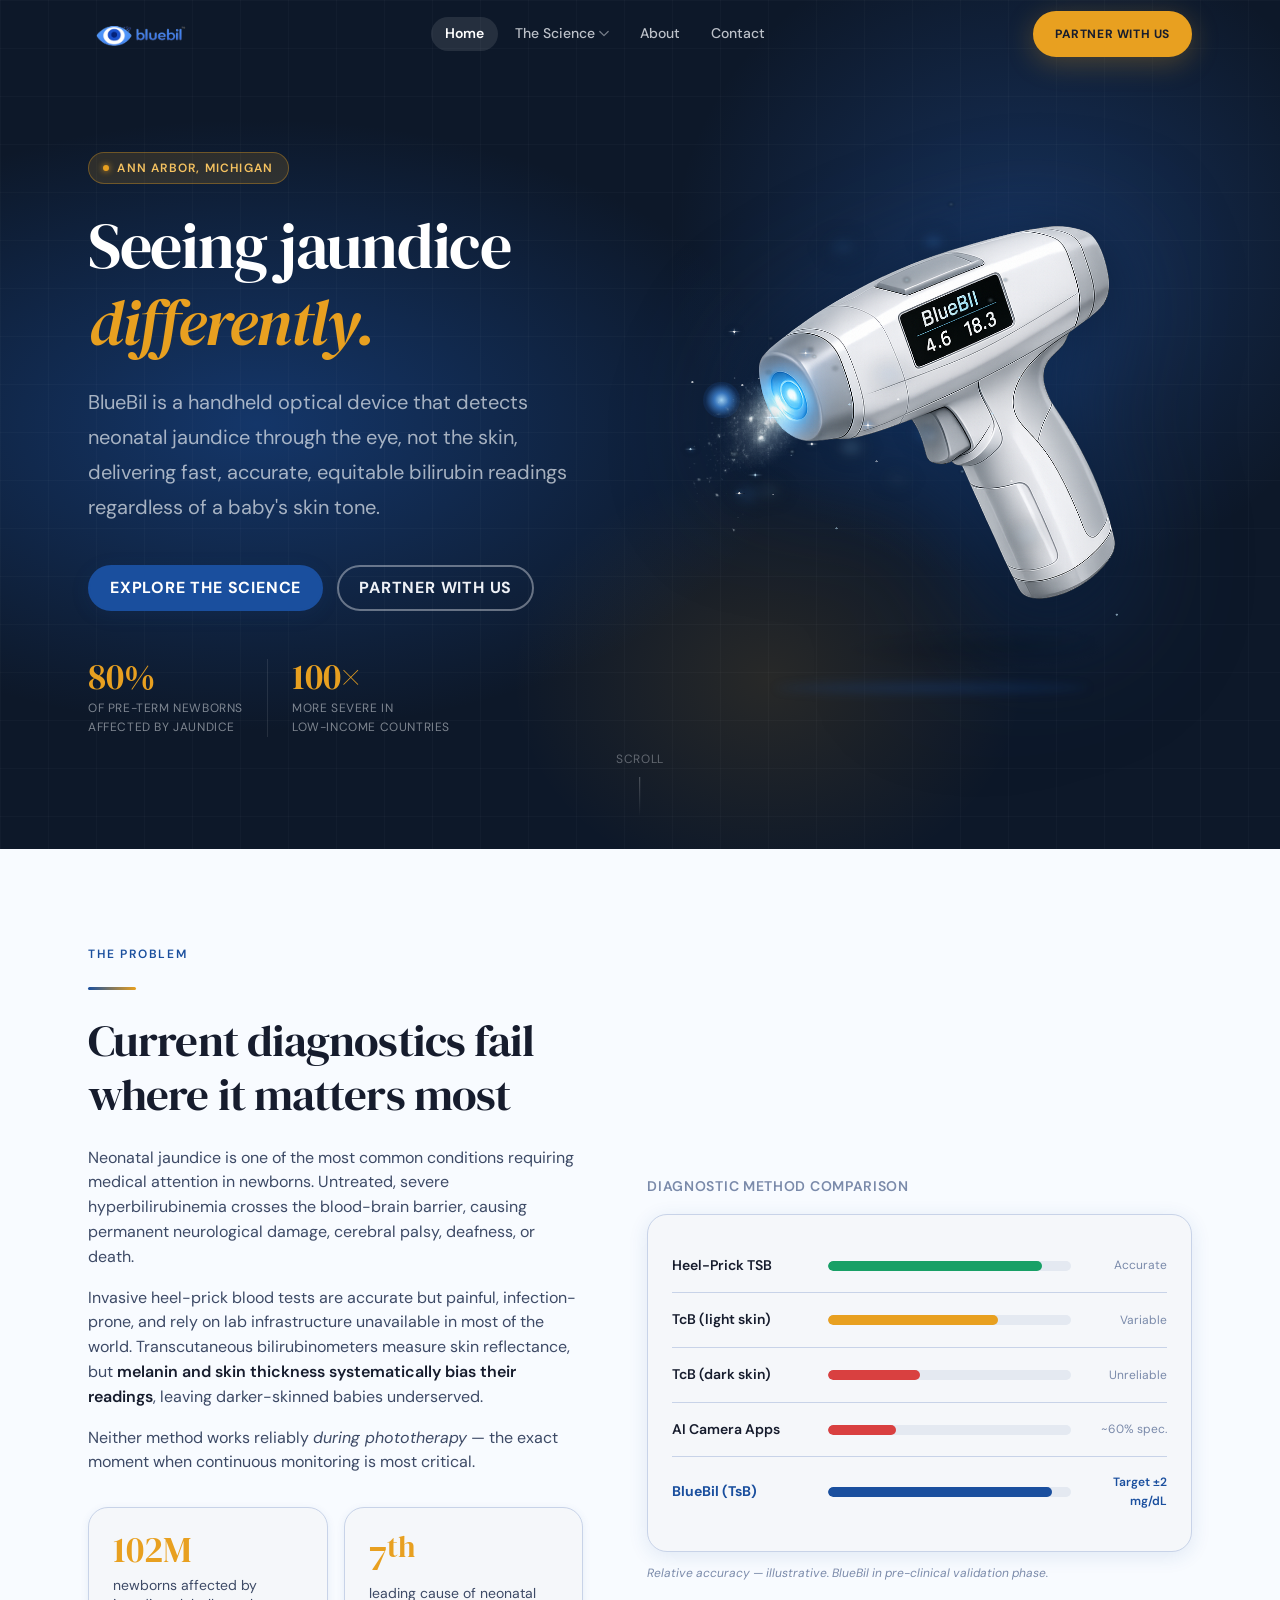
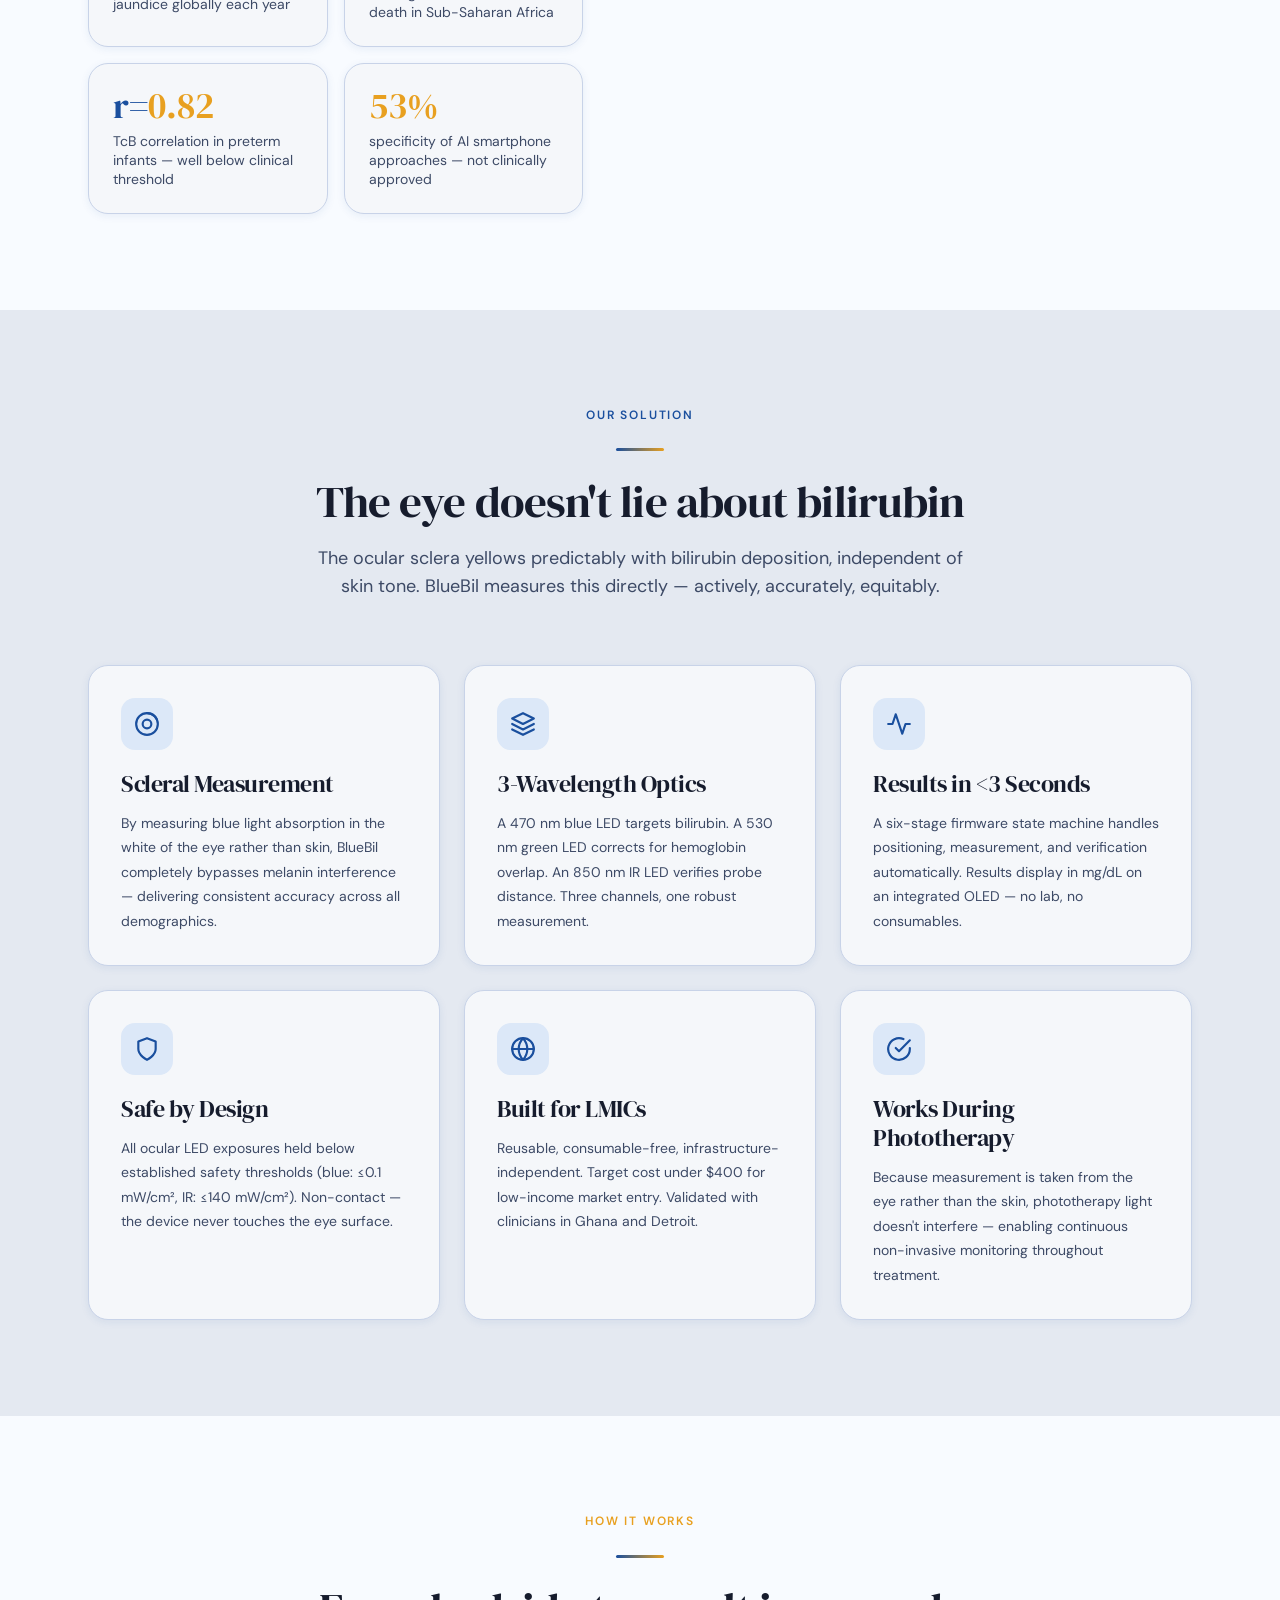
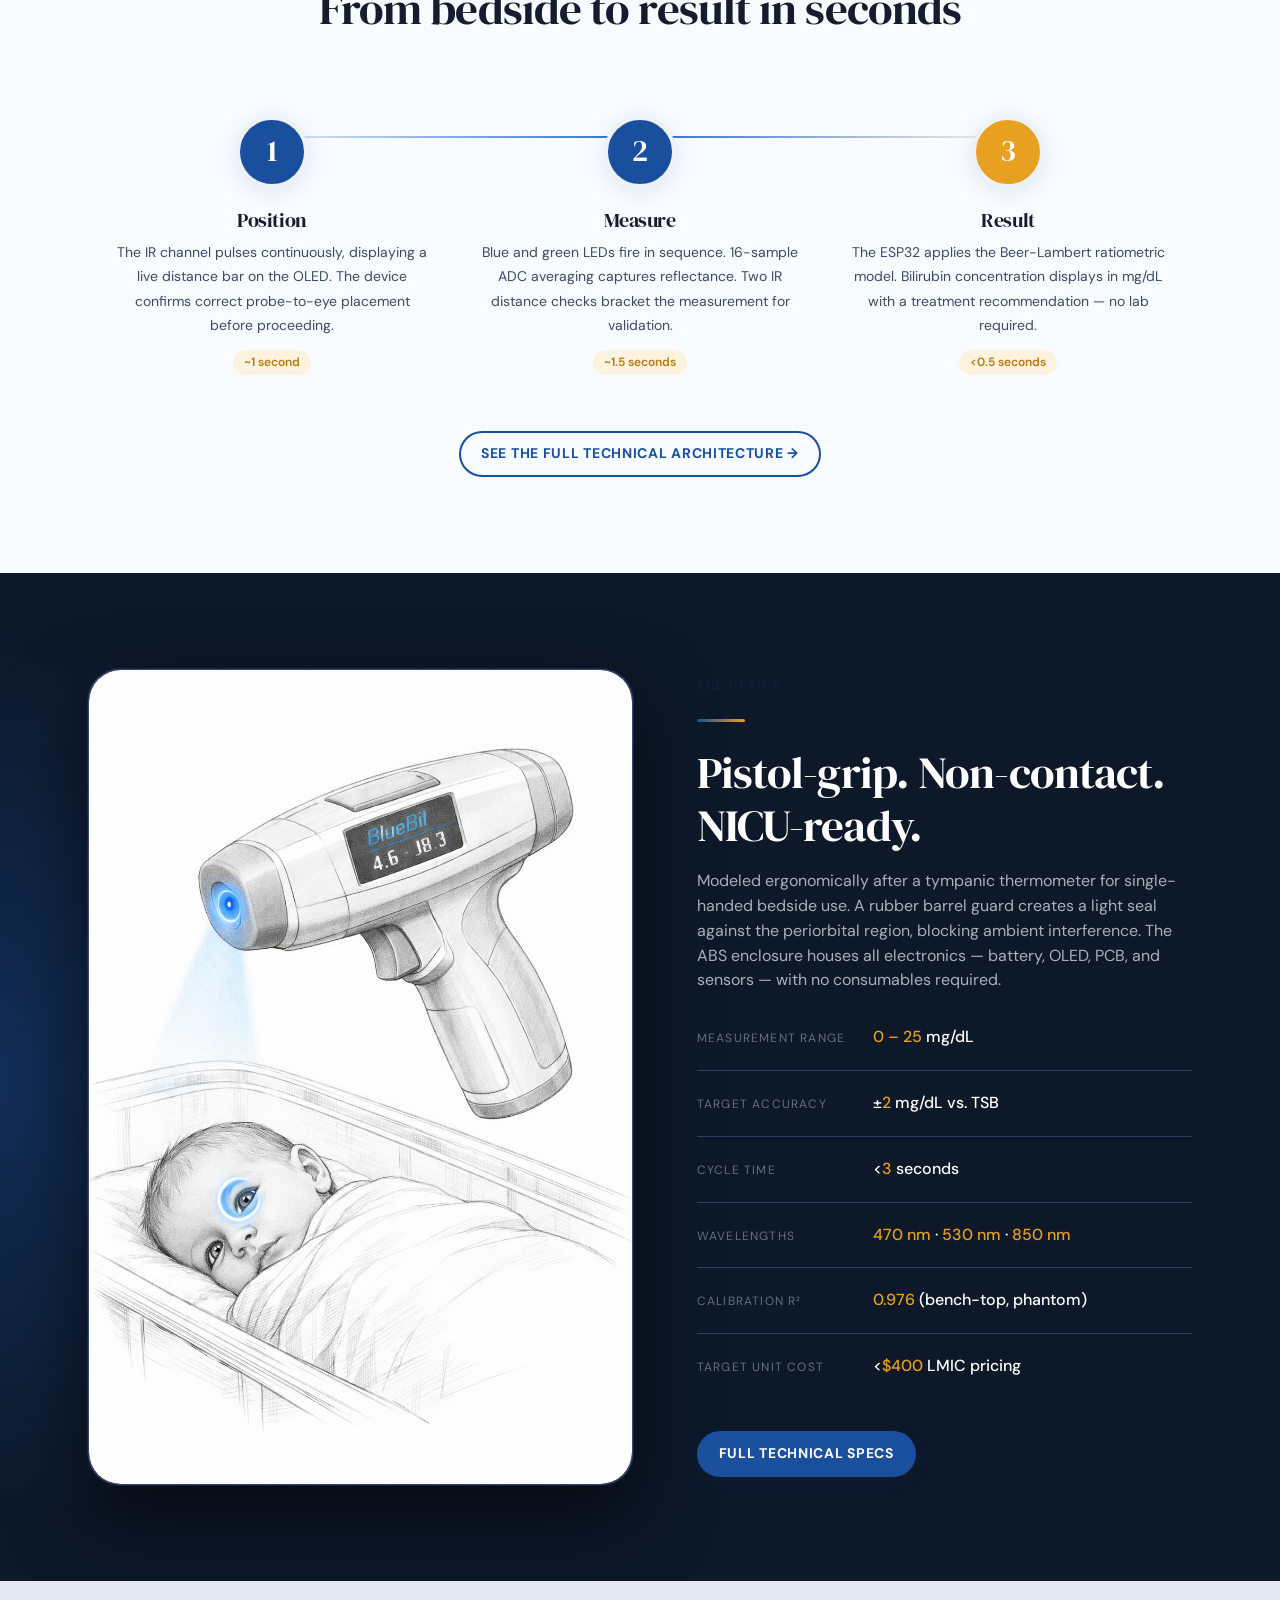
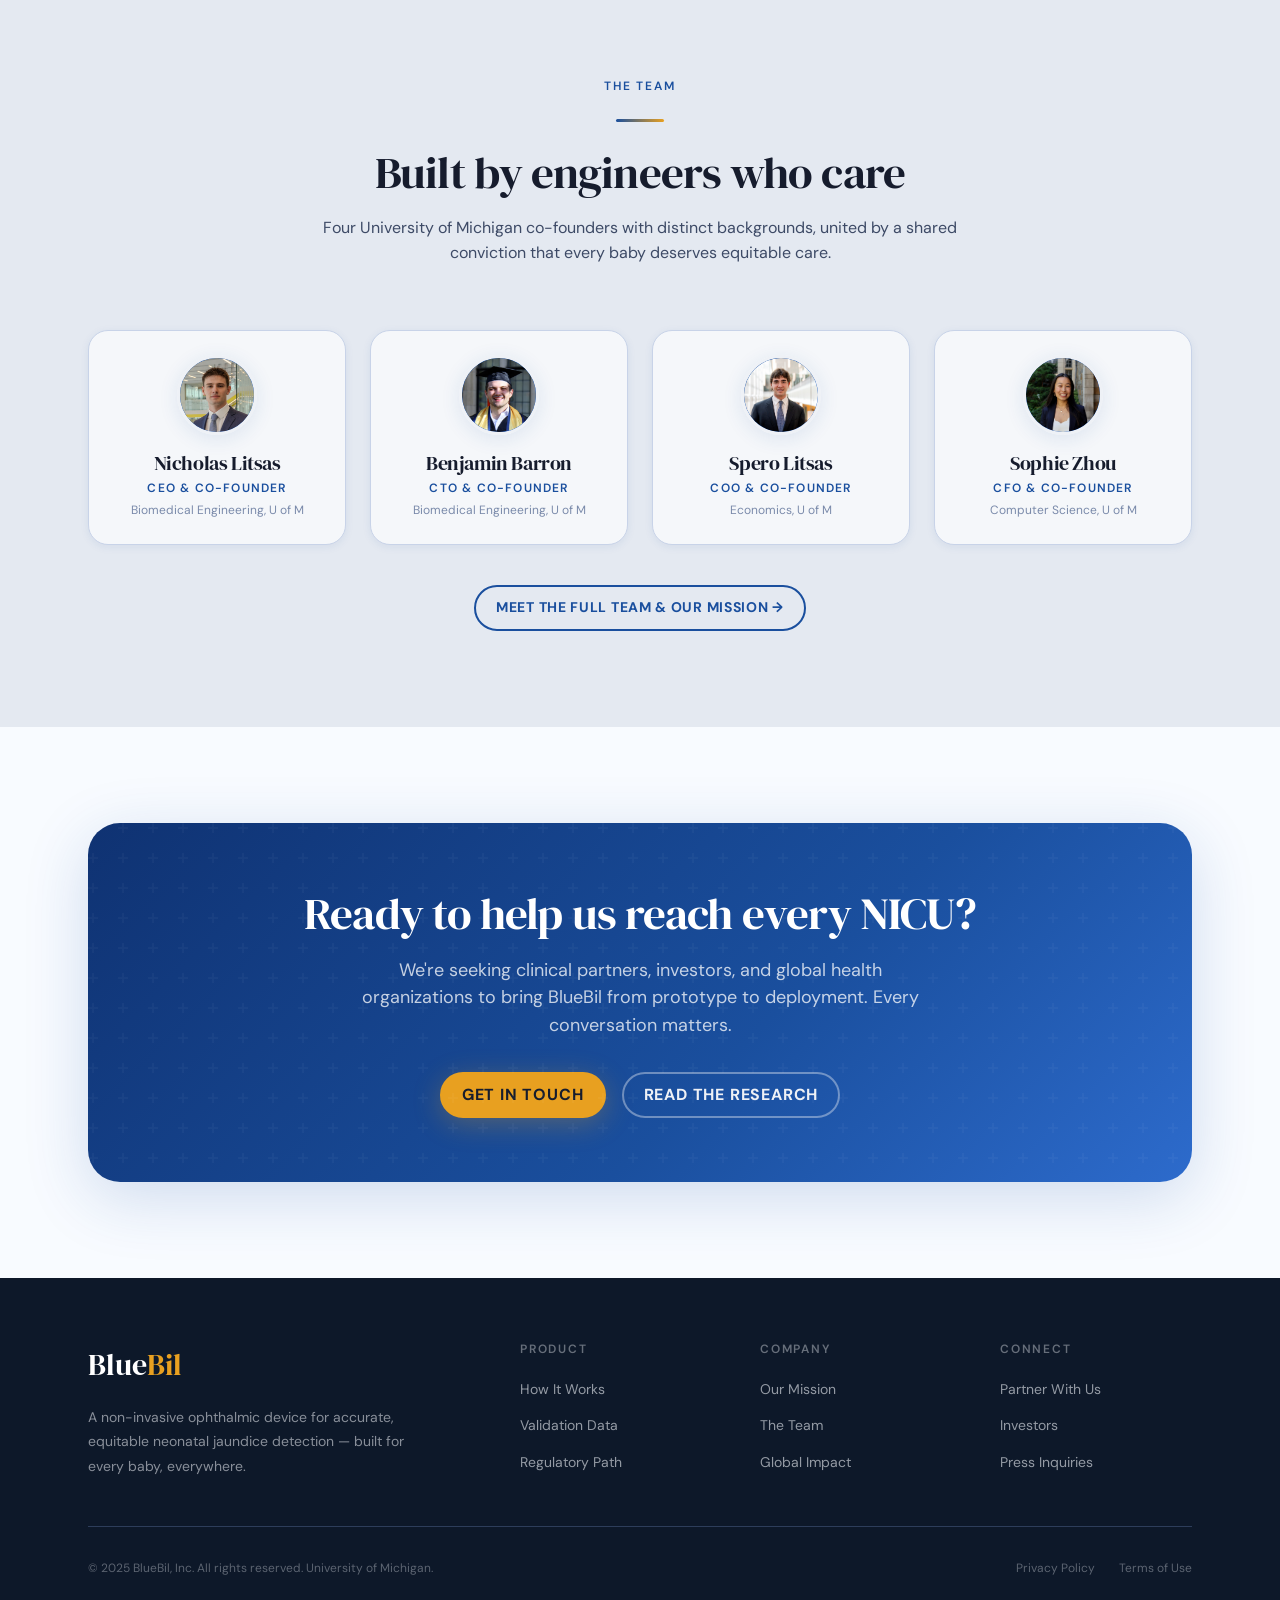
<file: index.html>
<!DOCTYPE html>
<html lang="en">
<head>
  <meta charset="UTF-8" />
  <meta name="viewport" content="width=device-width, initial-scale=1.0" />
  <meta name="description" content="BlueBil — A non-invasive ophthalmic device for equitable neonatal jaundice detection. Scleral bilirubin measurement that works across all skin tones." />
  <title>BlueBil — Seeing Jaundice Differently</title>
  <link rel="stylesheet" href="assets/css/tokens.css" />
  <link rel="stylesheet" href="assets/css/global.css" />
  <link rel="stylesheet" href="assets/css/nav-footer.css" />
  <link rel="stylesheet" href="assets/css/index.css" />
  <link rel="stylesheet" href="assets/css/device-hero.css" />
  <link rel="shortcut icon" href="assets/images/branding/logo-icon.png">
  <link rel="apple-touch-icon" href="assets/images/branding/logo-icon.png">
</head>
<body>

  <!-- Nav injected by components.js -->
  <div id="nav-mount"></div>

  <main>

    <!-- ═══════════════════════════════════════════════════════
         HERO
    ═══════════════════════════════════════════════════════ -->
    <section class="hero" aria-label="Hero">
      <div class="hero-inner">

        <div class="hero-content">
          <div class="hero-badge">Ann Arbor, Michigan</div>

          <h1 class="hero-headline">
            Seeing jaundice<br>
            <em>differently.</em>
          </h1>

          <p class="hero-sub">
            BlueBil is a handheld optical device that detects neonatal jaundice through the eye, not the skin, delivering fast, accurate, equitable bilirubin readings regardless of a baby's skin tone.
          </p>

          <div class="hero-actions">
            <a href="science.html" class="btn btn--primary btn--lg">Explore the Science</a>
            <a href="contact.html" class="btn btn--outline-light btn--lg">Partner With Us</a>
          </div>

          <div class="hero-stats">
            <div class="hero-stat">
              <div class="hero-stat__value"><span class="stat-counter" data-target="80" data-suffix="%">0%</span></div>
              <div class="hero-stat__label">of pre-term newborns<br>affected by jaundice</div>
            </div>
            <div class="hero-stat" style="border-left:1px solid rgba(255,255,255,0.1);padding-left:var(--space-6)">
              <div class="hero-stat__value"><span>100</span><span style="color:var(--color-accent)">×</span></div>
              <div class="hero-stat__label">more severe in<br>low-income countries</div>
            </div>
          </div>
        </div>

        <div class="hero-visual">
          <div class="device-hero-scene">

            <div id="device-hero-wrapper"
                 role="img"
                 aria-label="BlueBil handheld bilirubin detection device">

              <!-- Base device photo -->
              <img
                class="device-hero-img"
                src="assets/images/device/device-hero-render.png"
                alt="BlueBil pistol-grip handheld device with glowing blue optical probe"
                draggable="false"
              />

              <!-- Sparkle overlay — breathes in and out -->
              <div class="sparkle-overlay" aria-hidden="true"></div>

              <!-- Second sparkle layer, offset timing for organic feel -->
              <div class="sparkle-overlay sparkle-overlay--delayed" aria-hidden="true"></div>

              <!-- Blue LED probe glow -->
              <div class="probe-glow" aria-hidden="true"></div>

            </div>

            <!-- Ground shadow -->
            <div class="device-shadow" aria-hidden="true"></div>

          </div>
        </div>

      </div>
      <div class="hero-scroll-hint" aria-hidden="true">Scroll</div>
    </section>

    <!-- ═══════════════════════════════════════════════════════
         THE PROBLEM
    ═══════════════════════════════════════════════════════ -->
    <section class="section" id="problem" aria-labelledby="problem-heading">
      <div class="container">
        <div class="problem-grid">

          <div class="problem-text reveal">
            <p class="label label--primary">The Problem</p>
            <div class="divider"></div>
            <h2 id="problem-heading">Current diagnostics fail where it matters most</h2>

            <div style="margin-top:var(--space-6);">
              <p>Neonatal jaundice is one of the most common conditions requiring medical attention in newborns. Untreated, severe hyperbilirubinemia crosses the blood-brain barrier, causing permanent neurological damage, cerebral palsy, deafness, or death.</p>
              <p style="margin-top:var(--space-4)">Invasive heel-prick blood tests are accurate but painful, infection-prone, and rely on lab infrastructure unavailable in most of the world. Transcutaneous bilirubinometers measure skin reflectance, but <strong>melanin and skin thickness systematically bias their readings</strong>, leaving darker-skinned babies underserved.</p>
              <p style="margin-top:var(--space-4)">Neither method works reliably <em>during phototherapy</em> — the exact moment when continuous monitoring is most critical.</p>
            </div>

            <div class="problem-stats reveal reveal-delay-2">
              <div class="problem-stat-card">
                <div class="problem-stat-card__value"><span class="stat-counter" data-target="114" data-suffix="M">0M</span></div>
                <div class="problem-stat-card__label">newborns affected by jaundice globally each year</div>
              </div>
              <div class="problem-stat-card">
                <div class="problem-stat-card__value" style="color:var(--color-accent)">7<sup>th</sup></div>
                <div class="problem-stat-card__label">leading cause of neonatal death in Sub-Saharan Africa</div>
              </div>
              <div class="problem-stat-card">
                <div class="problem-stat-card__value">r=<span>0.82</span></div>
                <div class="problem-stat-card__label">TcB correlation in preterm infants — well below clinical threshold</div>
              </div>
              <div class="problem-stat-card">
                <div class="problem-stat-card__value" style="color:#d94040"><span class="stat-counter" data-target="60" data-suffix="%">0%</span></div>
                <div class="problem-stat-card__label">specificity of AI smartphone approaches — not clinically approved</div>
              </div>
            </div>
          </div>

          <div class="problem-visual reveal reveal-delay-1">
            <div class="comparison-title">Diagnostic Method Comparison</div>
            <div class="problem-comparison">

              <div class="comparison-row">
                <div class="comparison-method">Heel-Prick TSB</div>
                <div class="comparison-bar-wrap">
                  <div class="comparison-bar comparison-bar--good" style="--bar-width:88%"></div>
                </div>
                <div class="comparison-note">Accurate</div>
              </div>

              <div class="comparison-row">
                <div class="comparison-method">TcB (light skin)</div>
                <div class="comparison-bar-wrap">
                  <div class="comparison-bar comparison-bar--ok" style="--bar-width:70%"></div>
                </div>
                <div class="comparison-note">Variable</div>
              </div>

              <div class="comparison-row">
                <div class="comparison-method">TcB (dark skin)</div>
                <div class="comparison-bar-wrap">
                  <div class="comparison-bar comparison-bar--bad" style="--bar-width:38%"></div>
                </div>
                <div class="comparison-note">Unreliable</div>
              </div>

              <div class="comparison-row">
                <div class="comparison-method">AI Camera Apps</div>
                <div class="comparison-bar-wrap">
                  <div class="comparison-bar comparison-bar--bad" style="--bar-width:28%"></div>
                </div>
                <div class="comparison-note">~60% spec.</div>
              </div>

              <div class="comparison-row">
                <div class="comparison-method" style="color:var(--color-primary);font-weight:700">BlueBil (TsB)</div>
                <div class="comparison-bar-wrap">
                  <div class="comparison-bar comparison-bar--best" style="--bar-width:92%"></div>
                </div>
                <div class="comparison-note" style="color:var(--color-primary);font-weight:600">Target ±2 mg/dL</div>
              </div>

            </div>
            <p style="font-size:var(--text-xs);color:var(--color-ink-muted);margin-top:var(--space-3);font-style:italic">Relative accuracy — illustrative. BlueBil in pre-clinical validation phase.</p>
          </div>

        </div>
      </div>
    </section>

    <!-- ═══════════════════════════════════════════════════════
         THE SOLUTION
    ═══════════════════════════════════════════════════════ -->
    <section class="section section--alt" id="solution" aria-labelledby="solution-heading">
      <div class="container">
        <div class="section-header--center reveal">
          <p class="label label--primary">Our Solution</p>
          <div class="divider divider--center"></div>
          <h2 id="solution-heading">The eye doesn't lie about bilirubin</h2>
          <p style="margin-top:var(--space-4);font-size:var(--text-md)">The ocular sclera yellows predictably with bilirubin deposition, independent of skin tone. BlueBil measures this directly — actively, accurately, equitably.</p>
        </div>

        <div class="features-grid stagger-children">

          <div class="feature-card">
            <div class="feature-icon">
              <svg viewBox="0 0 24 24" fill="none" stroke="currentColor" stroke-width="2" stroke-linecap="round" stroke-linejoin="round">
                <circle cx="12" cy="12" r="10"/>
                <circle cx="12" cy="12" r="4"/>
                <path d="M21.17 8A10 10 0 0 0 12 2"/>
              </svg>
            </div>
            <h3>Scleral Measurement</h3>
            <p>By measuring blue light absorption in the white of the eye rather than skin, BlueBil completely bypasses melanin interference — delivering consistent accuracy across all demographics.</p>
          </div>

          <div class="feature-card">
            <div class="feature-icon">
              <svg viewBox="0 0 24 24" fill="none" stroke="currentColor" stroke-width="2" stroke-linecap="round" stroke-linejoin="round">
                <path d="M12 2L2 7l10 5 10-5-10-5z"/>
                <path d="M2 17l10 5 10-5M2 12l10 5 10-5"/>
              </svg>
            </div>
            <h3>3-Wavelength Optics</h3>
            <p>A 470 nm blue LED targets bilirubin. A 530 nm green LED corrects for hemoglobin overlap. An 850 nm IR LED verifies probe distance. Three channels, one robust measurement.</p>
          </div>

          <div class="feature-card">
            <div class="feature-icon">
              <svg viewBox="0 0 24 24" fill="none" stroke="currentColor" stroke-width="2" stroke-linecap="round" stroke-linejoin="round">
                <polyline points="22 12 18 12 15 21 9 3 6 12 2 12"/>
              </svg>
            </div>
            <h3>Results in &lt;3 Seconds</h3>
            <p>A six-stage firmware state machine handles positioning, measurement, and verification automatically. Results display in mg/dL on an integrated OLED — no lab, no consumables.</p>
          </div>

          <div class="feature-card">
            <div class="feature-icon">
              <svg viewBox="0 0 24 24" fill="none" stroke="currentColor" stroke-width="2" stroke-linecap="round" stroke-linejoin="round">
                <path d="M12 22s8-4 8-10V5l-8-3-8 3v7c0 6 8 10 8 10z"/>
              </svg>
            </div>
            <h3>Safe by Design</h3>
            <p>All ocular LED exposures held below established safety thresholds (blue: ≤0.1 mW/cm², IR: ≤140 mW/cm²). Non-contact — the device never touches the eye surface.</p>
          </div>

          <div class="feature-card">
            <div class="feature-icon">
              <svg viewBox="0 0 24 24" fill="none" stroke="currentColor" stroke-width="2" stroke-linecap="round" stroke-linejoin="round">
                <circle cx="12" cy="12" r="10"/>
                <line x1="2" y1="12" x2="22" y2="12"/>
                <path d="M12 2a15.3 15.3 0 0 1 4 10 15.3 15.3 0 0 1-4 10 15.3 15.3 0 0 1-4-10 15.3 15.3 0 0 1 4-10z"/>
              </svg>
            </div>
            <h3>Built for LMICs</h3>
            <p>Reusable, consumable-free, infrastructure-independent. Target cost under $400 for low-income market entry. Validated with clinicians in Ghana and Detroit.</p>
          </div>

          <div class="feature-card">
            <div class="feature-icon">
              <svg viewBox="0 0 24 24" fill="none" stroke="currentColor" stroke-width="2" stroke-linecap="round" stroke-linejoin="round">
                <path d="M22 11.08V12a10 10 0 1 1-5.93-9.14"/>
                <polyline points="22 4 12 14.01 9 11.01"/>
              </svg>
            </div>
            <h3>Works During Phototherapy</h3>
            <p>Because measurement is taken from the eye rather than the skin, phototherapy light doesn't interfere — enabling continuous non-invasive monitoring throughout treatment.</p>
          </div>

        </div>
      </div>
    </section>

    <!-- ═══════════════════════════════════════════════════════
         HOW IT WORKS
    ═══════════════════════════════════════════════════════ -->
    <section class="section" id="how-it-works" aria-labelledby="hiw-heading">
      <div class="container">
        <div class="section-header--center reveal">
          <p class="label label--accent">How It Works</p>
          <div class="divider divider--center"></div>
          <h2 id="hiw-heading">From bedside to result in seconds</h2>
        </div>

        <div class="steps-strip reveal reveal-delay-1">
          <div class="step">
            <div class="step__number">1</div>
            <div>
              <h3 class="step__title">Position</h3>
              <p class="step__desc">The IR channel pulses continuously, displaying a live distance bar on the OLED. The device confirms correct probe-to-eye placement before proceeding.</p>
              <span class="step__time">~1 second</span>
            </div>
          </div>

          <div class="step">
            <div class="step__number">2</div>
            <div>
              <h3 class="step__title">Measure</h3>
              <p class="step__desc">Blue and green LEDs fire in sequence. 16-sample ADC averaging captures reflectance. Two IR distance checks bracket the measurement for validation.</p>
              <span class="step__time">~1.5 seconds</span>
            </div>
          </div>

          <div class="step">
            <div class="step__number">3</div>
            <div>
              <h3 class="step__title">Result</h3>
              <p class="step__desc">The ESP32 applies the Beer-Lambert ratiometric model. Bilirubin concentration displays in mg/dL with a treatment recommendation — no lab required.</p>
              <span class="step__time">&lt;0.5 seconds</span>
            </div>
          </div>
        </div>

        <div style="text-align:center;margin-top:var(--space-10)" class="reveal reveal-delay-3">
          <a href="science.html" class="btn btn--outline">See the Full Technical Architecture →</a>
        </div>
      </div>
    </section>

    <!-- ═══════════════════════════════════════════════════════
         DEVICE SECTION
    ═══════════════════════════════════════════════════════ -->
    <section class="section device-section" id="device" aria-labelledby="device-heading">
      <div class="container">
        <div class="device-layout">

          <div class="device-img-wrap reveal">
            <div class="device-img-frame">
              <img src="assets/images/device/device-baby.jpeg" alt="BlueBil device being used near an infant's eye" style="width:100%;height:100%;object-fit:cover;border-radius:inherit">
            </div>
          </div>

          <div class="reveal reveal-delay-1">
            <p class="label" style="color:var(--color-ice)">The Device</p>
            <div class="divider"></div>
            <h2 style="color:#fff" id="device-heading">Pistol-grip. Non-contact. NICU-ready.</h2>
            <p style="margin-top:var(--space-4);color:rgba(238,241,246,0.7)">
              Modeled ergonomically after a tympanic thermometer for single-handed bedside use. A rubber barrel guard creates a light seal against the periorbital region, blocking ambient interference. The ABS enclosure houses all electronics — battery, OLED, PCB, and sensors — with no consumables required.
            </p>

            <div class="device-specs">
              <div class="spec-row">
                <div class="spec-label">Measurement Range</div>
                <div class="spec-value"><span>0 – 25</span> mg/dL</div>
              </div>
              <div class="spec-row">
                <div class="spec-label">Target Accuracy</div>
                <div class="spec-value">±<span>2</span> mg/dL vs. TSB</div>
              </div>
              <div class="spec-row">
                <div class="spec-label">Cycle Time</div>
                <div class="spec-value">&lt;<span>3</span> seconds</div>
              </div>
              <div class="spec-row">
                <div class="spec-label">Wavelengths</div>
                <div class="spec-value"><span>470 nm</span> · <span>530 nm</span> · <span>850 nm</span></div>
              </div>
              <div class="spec-row">
                <div class="spec-label">Calibration R²</div>
                <div class="spec-value"><span>0.976</span> (bench-top, phantom)</div>
              </div>
              <div class="spec-row">
                <div class="spec-label">Target Unit Cost</div>
                <div class="spec-value">&lt;<span>$400</span> LMIC pricing</div>
              </div>
            </div>

            <div style="margin-top:var(--space-8)">
              <a href="science.html" class="btn btn--primary">Full Technical Specs</a>
            </div>
          </div>

        </div>
      </div>
    </section>

    <!-- ═══════════════════════════════════════════════════════
         TEAM
    ═══════════════════════════════════════════════════════ -->
    <section class="section section--alt" id="team" aria-labelledby="team-heading">
      <div class="container">
        <div class="section-header--center reveal">
          <p class="label label--primary">The Team</p>
          <div class="divider divider--center"></div>
          <h2 id="team-heading">Built by engineers who care</h2>
          <p style="margin-top:var(--space-4)">Four University of Michigan co-founders with distinct backgrounds, united by a shared conviction that every baby deserves equitable care.</p>
        </div>

        <div class="team-grid stagger-children">

          <div class="team-card">
            <div class="team-avatar"><img src="assets/images/headshots/nick.png" alt="Nick Litsas"></div>
            <h3>Nicholas Litsas</h3>
            <div class="team-role">CEO &amp; Co-Founder</div>
            <div class="team-dept">Biomedical Engineering, U of M</div>
          </div>

          <div class="team-card">
            <div class="team-avatar"><img src="assets/images/headshots/ben.png" alt="Ben Barron"></div>
            <h3>Benjamin Barron</h3>
            <div class="team-role">CTO &amp; Co-Founder</div>
            <div class="team-dept">Biomedical Engineering, U of M</div>
          </div>

          <div class="team-card">
            <div class="team-avatar"><img src="assets/images/headshots/spero.png" alt="Spero Litsas"></div>
            <h3>Spero Litsas</h3>
            <div class="team-role">COO &amp; Co-Founder</div>
            <div class="team-dept">Economics, U of M</div>
          </div>

          <div class="team-card">
            <div class="team-avatar"><img src="assets/images/headshots/sophie.png" alt="Sophie Zhou"></div>
            <h3>Sophie Zhou</h3>
            <div class="team-role">CFO &amp; Co-Founder</div>
            <div class="team-dept">Computer Science, U of M</div>
          </div>

        </div>

        <div style="text-align:center;margin-top:var(--space-10)" class="reveal">
          <a href="about.html" class="btn btn--outline">Meet the Full Team &amp; Our Mission →</a>
        </div>
      </div>
    </section>

    <!-- ═══════════════════════════════════════════════════════
         CTA BANNER
    ═══════════════════════════════════════════════════════ -->
    <section class="section" aria-label="Call to action">
      <div class="container">
        <div class="cta-banner reveal">
          <h2>Ready to help us reach every NICU?</h2>
          <p>We're seeking clinical partners, investors, and global health organizations to bring BlueBil from prototype to deployment. Every conversation matters.</p>
          <div class="cta-actions">
            <a href="contact.html" class="btn btn--accent btn--lg">Get In Touch</a>
            <a href="science.html" class="btn btn--outline-light btn--lg">Read the Research</a>
          </div>
        </div>
      </div>
    </section>

  </main>

  <!-- Footer injected by components.js -->
  <div id="footer-mount"></div>

  <script src="assets/js/components.js"></script>
  <script src="assets/js/nav.js"></script>
  <script src="assets/js/animate.js"></script>
  <script>
    // Animate comparison bars when visible
    const bars = document.querySelectorAll('.comparison-bar');
    const barObs = new IntersectionObserver(entries => {
      entries.forEach(e => {
        if (e.isIntersecting) {
          setTimeout(() => e.target.classList.add('animated'), 200);
          barObs.unobserve(e.target);
        }
      });
    }, { threshold: 0.4 });
    bars.forEach(b => barObs.observe(b));
  </script>
  <script src="assets/js/device-hero.js"></script>
</body>
</html>
</file>
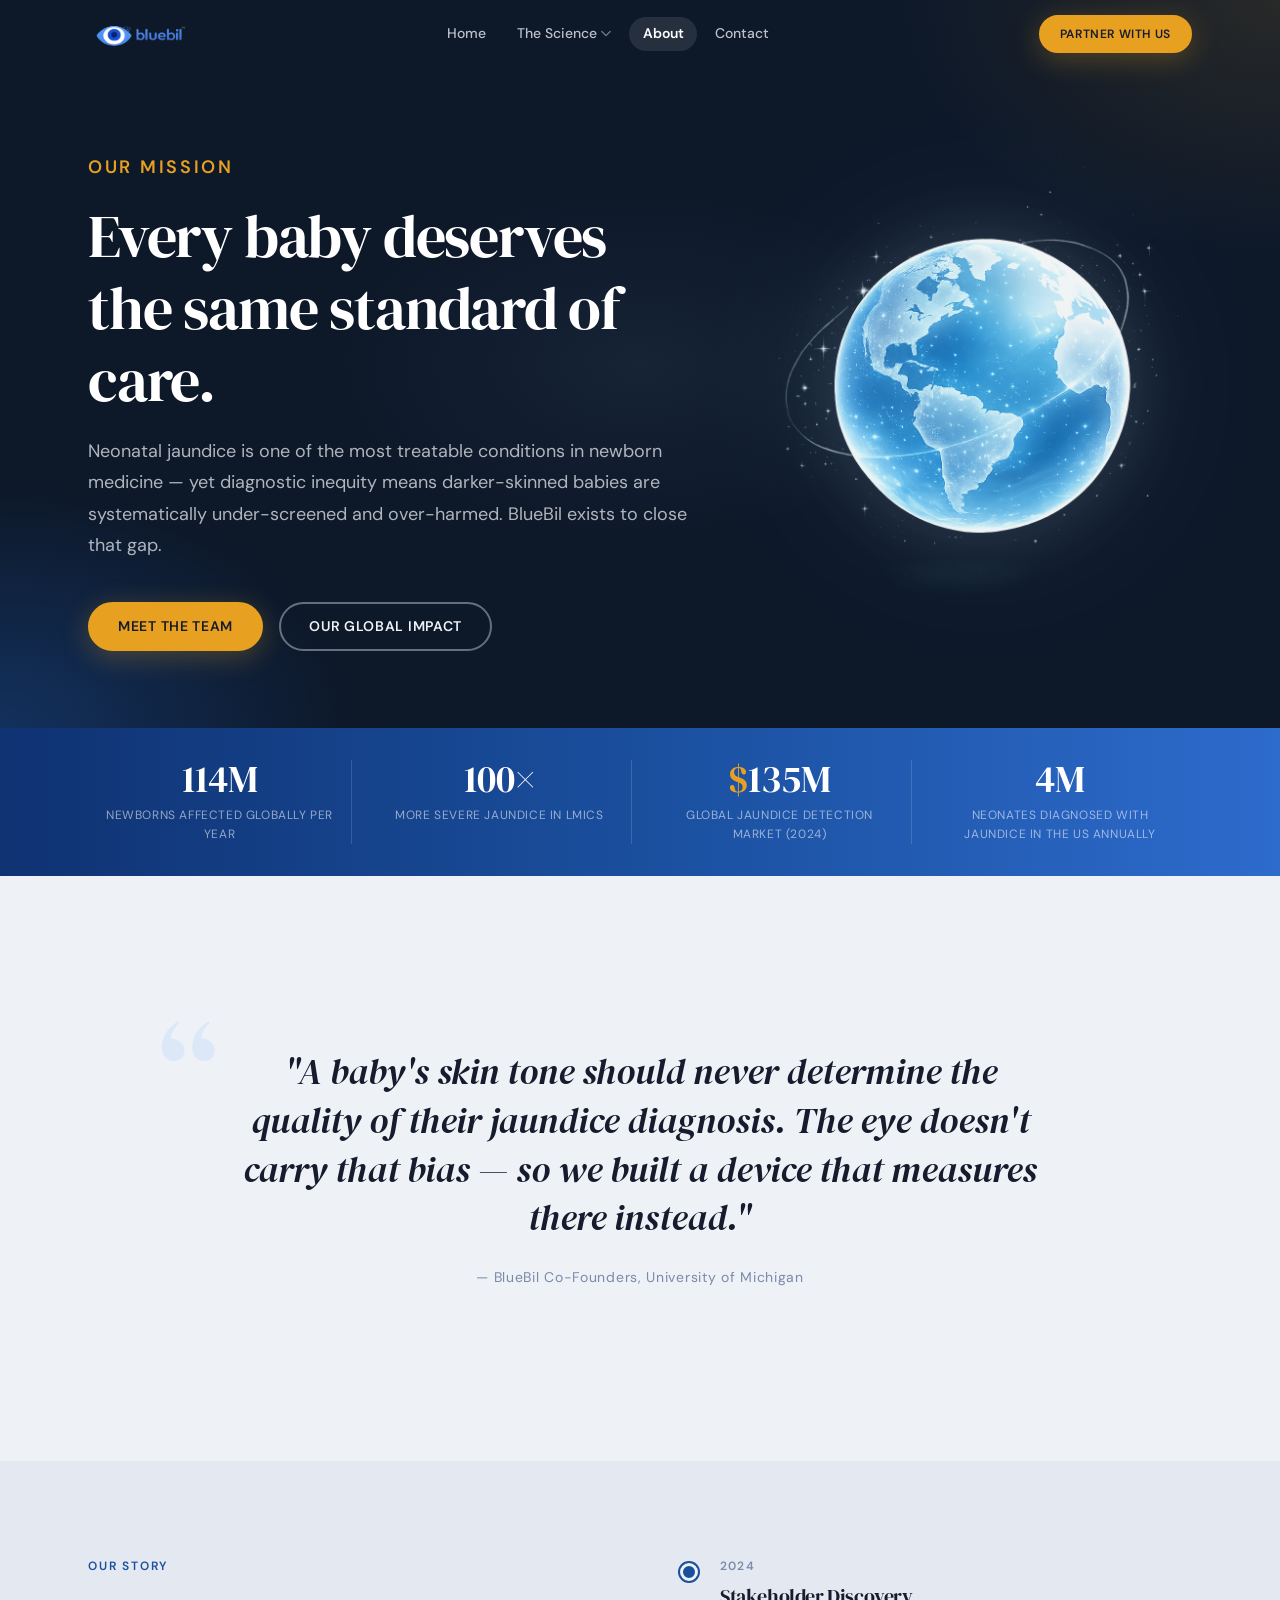
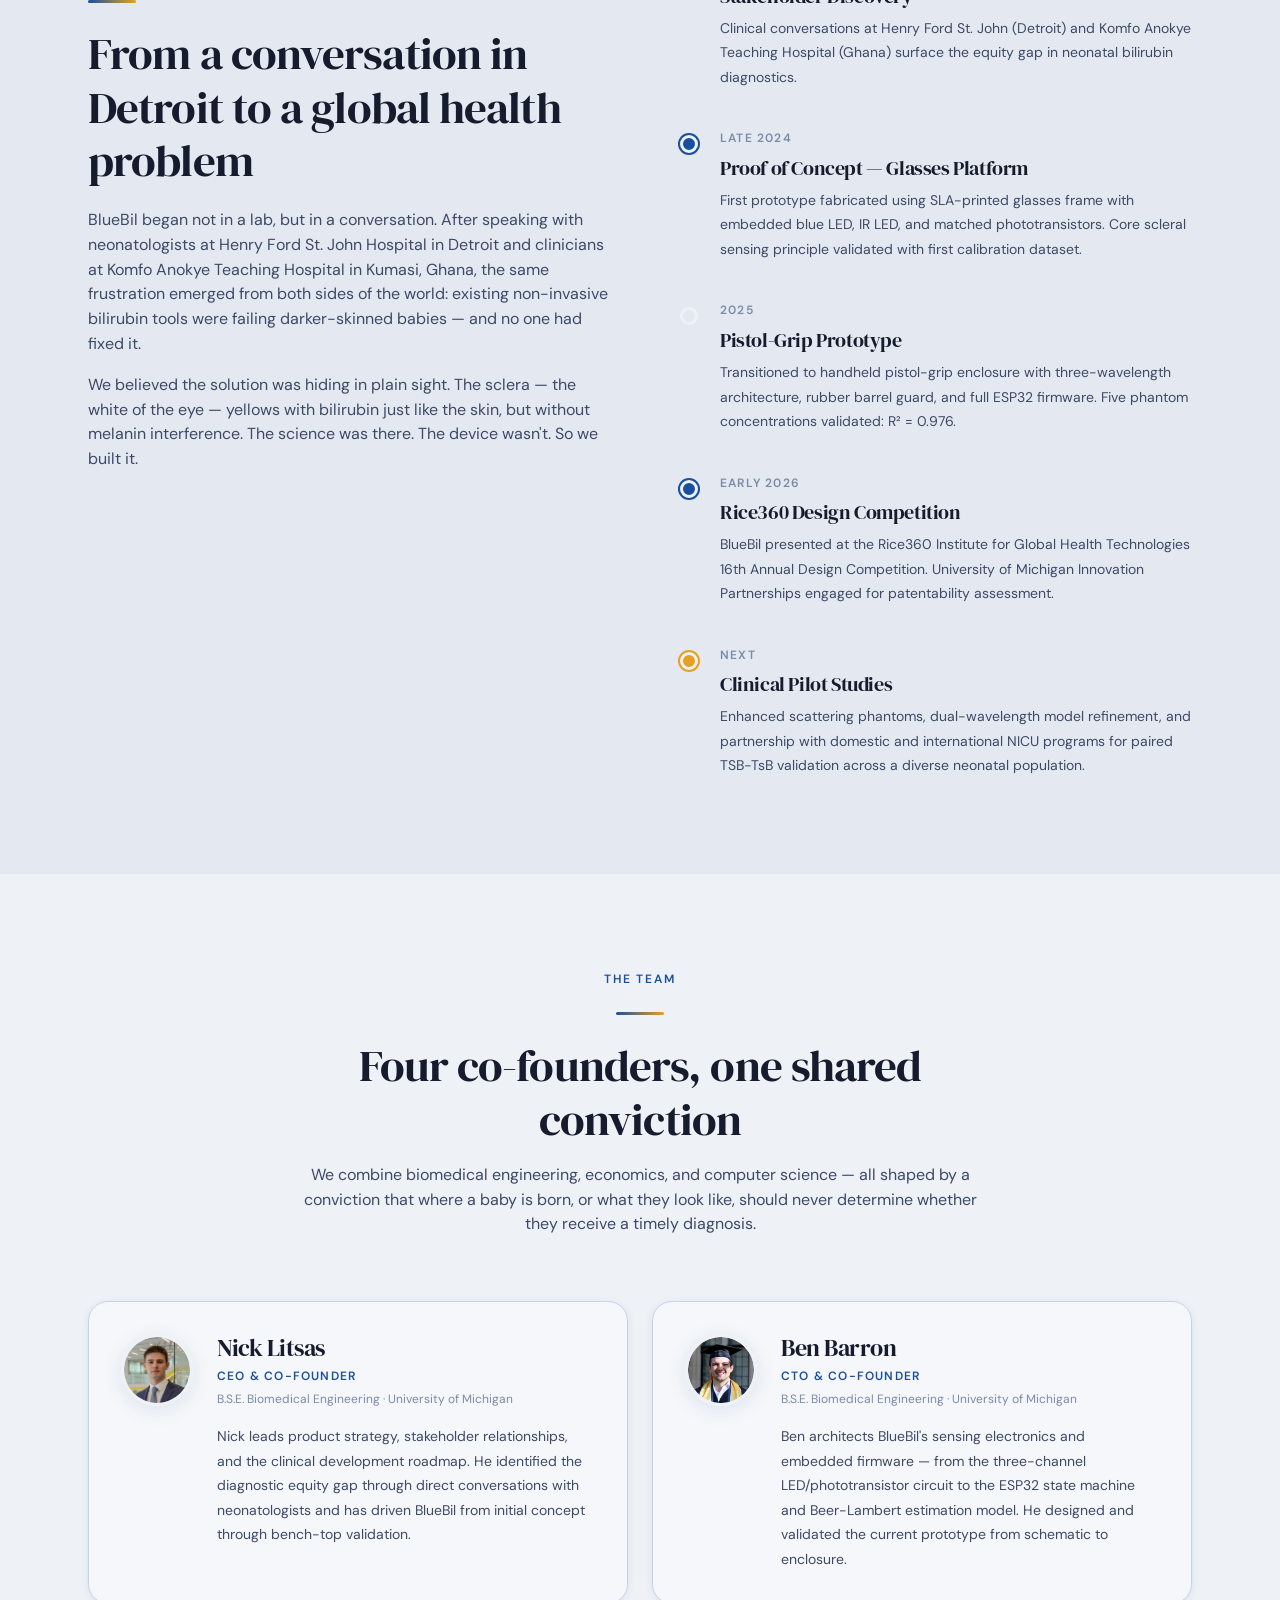
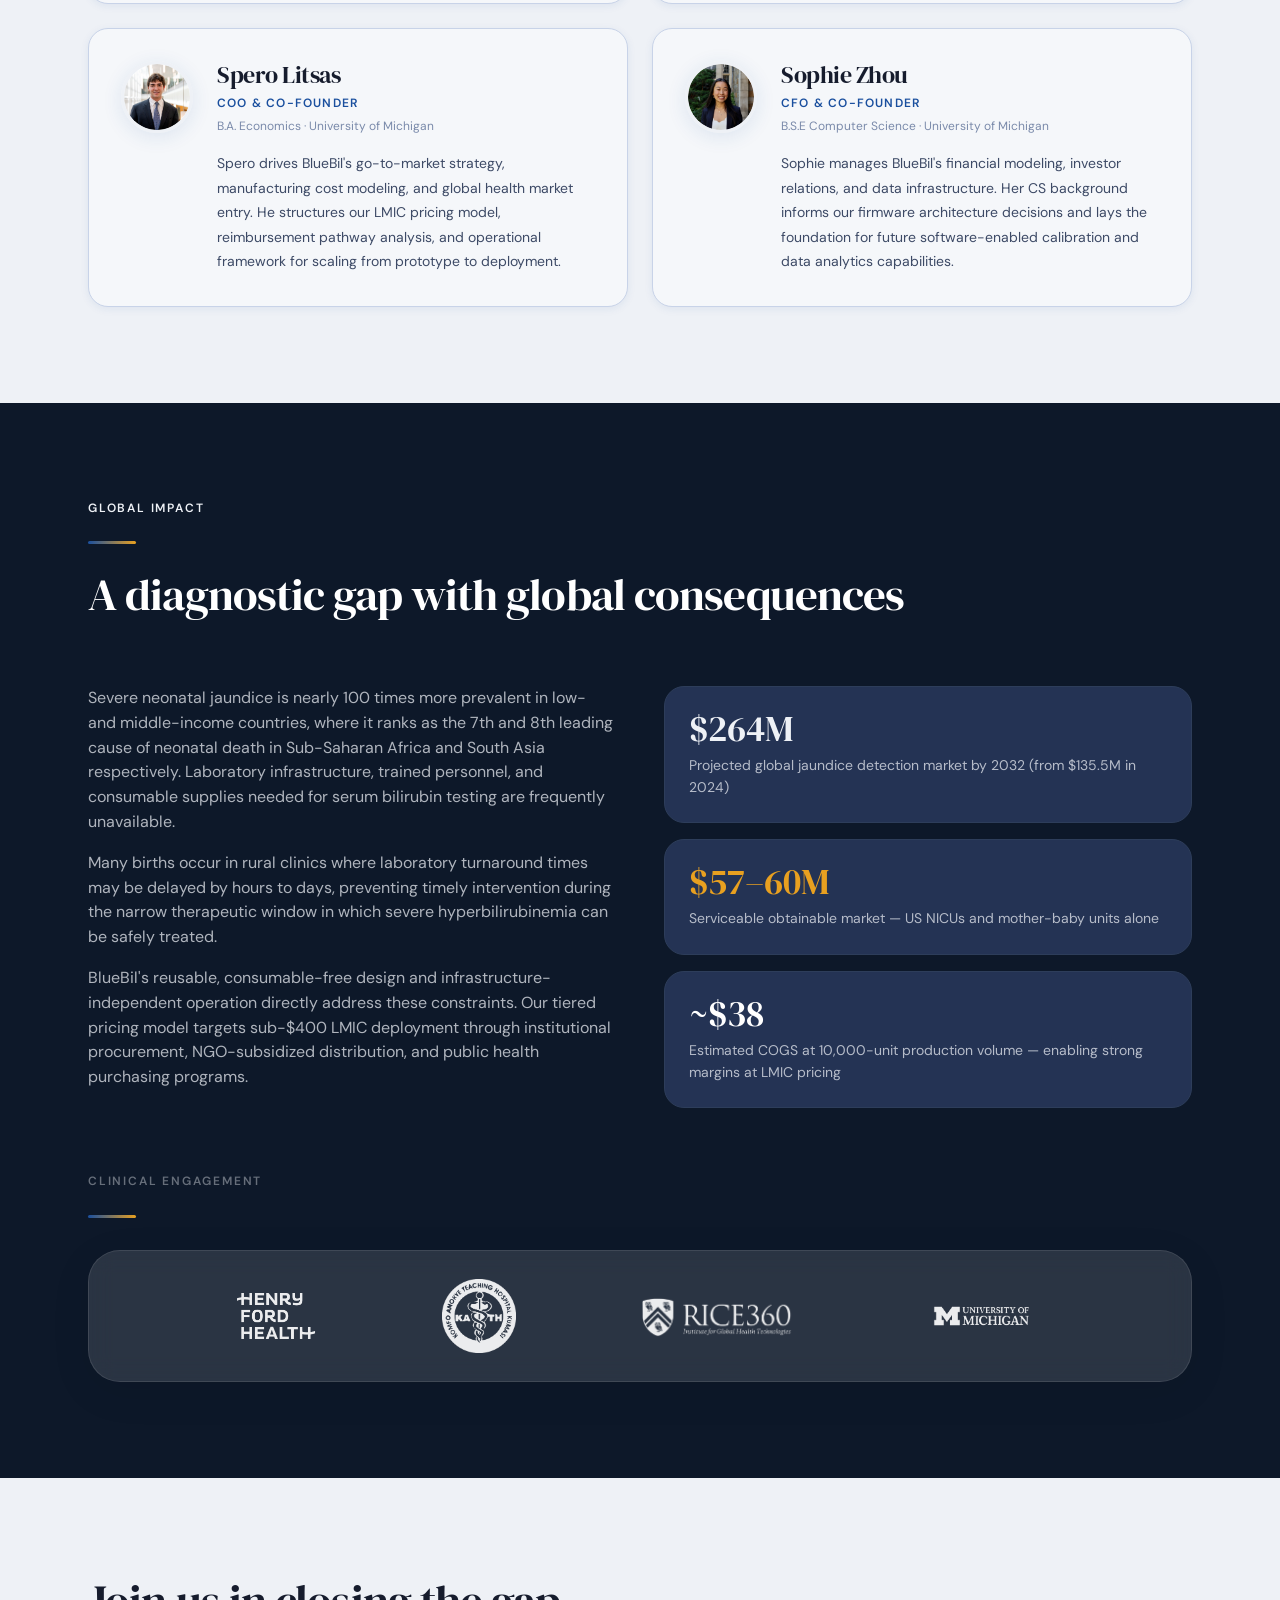
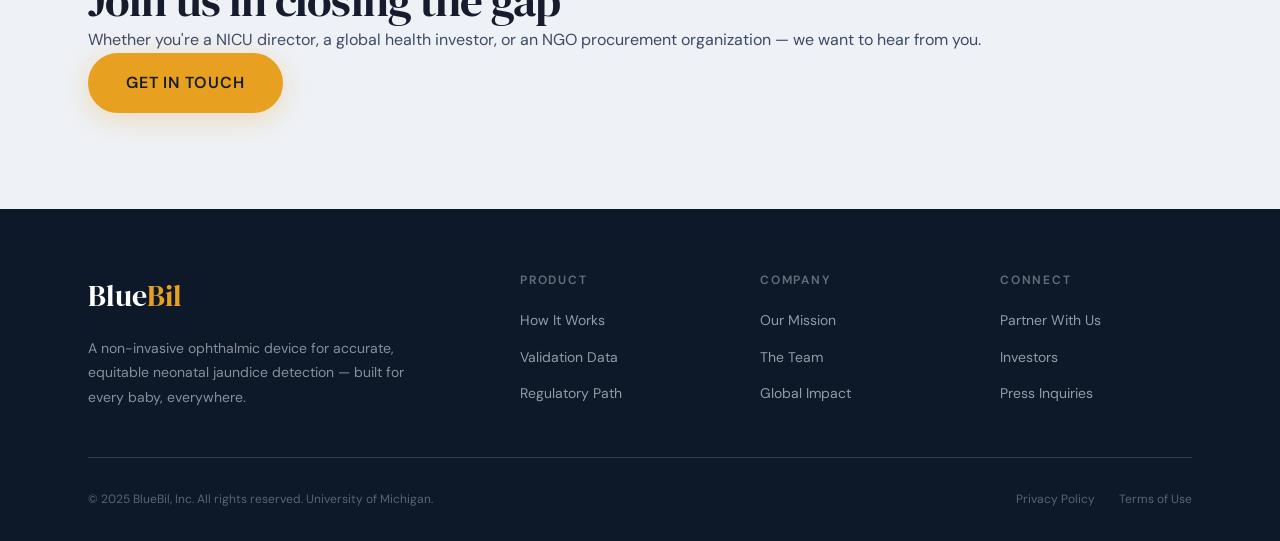
<file: about.html>
<!DOCTYPE html>
<html lang="en">
<head>
  <meta charset="UTF-8" />
  <meta name="viewport" content="width=device-width, initial-scale=1.0" />
  <meta name="description" content="BlueBil's mission: equitable neonatal jaundice detection for every baby, everywhere. Meet the team and learn our story." />
  <title>About — BlueBil</title>
  <link rel="stylesheet" href="assets/css/tokens.css" />
  <link rel="stylesheet" href="assets/css/global.css" />
  <link rel="stylesheet" href="assets/css/nav-footer.css" />
  <link rel="stylesheet" href="assets/css/about.css" />
  <link rel="icon" type="image/png" href="assets/images/branding/logo-icon.png">
  <link rel="shortcut icon" href="assets/images/branding/logo-icon.png">
  <link rel="apple-touch-icon" href="assets/images/branding/logo-icon.png">
</head>
<body>

  <div id="nav-mount"></div>

  <main>

    <!-- ── MISSION HERO ──────────────────────────────────────── -->
  <section class="mission-hero">
    <div class="container">
      <div class="mission-hero-inner">

        <!-- Left: copy -->
        <div class="mission-hero-copy">
          <p class="label" style="color:var(--color-accent)">Our Mission</p>
          <h1>Every baby deserves the same standard of care.</h1>
          <p>Neonatal jaundice is one of the most treatable conditions in newborn medicine — yet diagnostic inequity means darker-skinned babies are systematically under-screened and over-harmed. BlueBil exists to close that gap.</p>
          <div class="mission-hero-actions">
            <a href="#team" class="btn btn--accent">Meet the Team</a>
            <a href="#impact" class="btn btn--outline-light">Our Global Impact</a>
          </div>
        </div>

        <!-- Right: globe visual -->
        <div class="mission-hero-visual">
          <img
            class="mission-hero-globe"
            src="assets/images/globe.png"
            alt="University of Michigan globe"
          />
        </div>

      </div>
    </div>
  </section>

    <!-- ── IMPACT NUMBERS BAR ────────────────────────────────── -->
    <div class="impact-bar">
      <div class="container">
        <div class="impact-numbers">
          <div class="impact-num">
            <div class="impact-num__value"><span class="stat-counter" data-target="114" data-suffix="M">0M</span></div>
            <div class="impact-num__label">newborns affected globally per year</div>
          </div>
          <div class="impact-num">
            <div class="impact-num__value"><span class="stat-counter" data-target="100" data-suffix="×">0×</span></div>
            <div class="impact-num__label">more severe jaundice in LMICs</div>
          </div>
          <div class="impact-num">
            <div class="impact-num__value"><em>$</em><span class="stat-counter" data-target="135" data-suffix="M">0M</span></div>
            <div class="impact-num__label">global jaundice detection market (2024)</div>
          </div>
          <div class="impact-num">
            <div class="impact-num__value"><span class="stat-counter" data-target="4" data-suffix="M">0M</span></div>
            <div class="impact-num__label">neonates diagnosed with jaundice in the US annually</div>
          </div>
        </div>
      </div>
    </div>

    <!-- ── MISSION STATEMENT ─────────────────────────────────── -->
    <section class="section">
      <div class="container">
        <div class="mission-statement reveal">
          <blockquote>
            "A baby's skin tone should never determine the quality of their jaundice diagnosis. The eye doesn't carry that bias — so we built a device that measures there instead."
          </blockquote>
          <cite>— BlueBil Co-Founders, University of Michigan</cite>
        </div>
      </div>
    </section>

    <!-- ── OUR STORY ─────────────────────────────────────────── -->
    <section class="section section--alt" id="story" aria-labelledby="story-heading">
      <div class="container">
        <div class="grid-2" style="gap:var(--space-16);align-items:start">

          <div class="reveal">
            <p class="label label--primary">Our Story</p>
            <div class="divider"></div>
            <h2 id="story-heading">From a conversation in Detroit to a global health problem</h2>
            <p style="margin-top:var(--space-5)">BlueBil began not in a lab, but in a conversation. After speaking with neonatologists at Henry Ford St. John Hospital in Detroit and clinicians at Komfo Anokye Teaching Hospital in Kumasi, Ghana, the same frustration emerged from both sides of the world: existing non-invasive bilirubin tools were failing darker-skinned babies — and no one had fixed it.</p>
            <p style="margin-top:var(--space-4)">We believed the solution was hiding in plain sight. The sclera — the white of the eye — yellows with bilirubin just like the skin, but without melanin interference. The science was there. The device wasn't. So we built it.</p>
          </div>

          <div class="timeline reveal reveal-delay-1">
            <div class="timeline-item">
              <div class="timeline-dot"></div>
              <div class="timeline-date">2024</div>
              <h4>Stakeholder Discovery</h4>
              <p>Clinical conversations at Henry Ford St. John (Detroit) and Komfo Anokye Teaching Hospital (Ghana) surface the equity gap in neonatal bilirubin diagnostics.</p>
            </div>
            <div class="timeline-item">
              <div class="timeline-dot"></div>
              <div class="timeline-date">Late 2024</div>
              <h4>Proof of Concept — Glasses Platform</h4>
              <p>First prototype fabricated using SLA-printed glasses frame with embedded blue LED, IR LED, and matched phototransistors. Core scleral sensing principle validated with first calibration dataset.</p>
            </div>
            <div class="timeline-item">
              <div class="timeline-dot"></div>
              <div class="timeline-date">2025</div>
              <h4>Pistol-Grip Prototype</h4>
              <p>Transitioned to handheld pistol-grip enclosure with three-wavelength architecture, rubber barrel guard, and full ESP32 firmware. Five phantom concentrations validated: R² = 0.976.</p>
            </div>
            <div class="timeline-item">
              <div class="timeline-dot"></div>
              <div class="timeline-date">Early 2026</div>
              <h4>Rice360 Design Competition</h4>
              <p>BlueBil presented at the Rice360 Institute for Global Health Technologies 16th Annual Design Competition. University of Michigan Innovation Partnerships engaged for patentability assessment.</p>
            </div>
            <div class="timeline-item">
              <div class="timeline-dot"></div>
              <div class="timeline-date">Next</div>
              <h4>Clinical Pilot Studies</h4>
              <p>Enhanced scattering phantoms, dual-wavelength model refinement, and partnership with domestic and international NICU programs for paired TSB-TsB validation across a diverse neonatal population.</p>
            </div>
          </div>

        </div>
      </div>
    </section>

    <!-- ── TEAM ───────────────────────────────────────────────── -->
    <section class="section" id="team" aria-labelledby="team-heading">
      <div class="container">
        <div class="section-header--center reveal">
          <p class="label label--primary">The Team</p>
          <div class="divider divider--center"></div>
          <h2 id="team-heading">Four co-founders, one shared conviction</h2>
          <p style="margin-top:var(--space-4)">We combine biomedical engineering, economics, and computer science — all shaped by a conviction that where a baby is born, or what they look like, should never determine whether they receive a timely diagnosis.</p>
        </div>

        <div class="team-expanded stagger-children">

          <div class="team-card-full">
            <div class="team-avatar-lg"><img src="assets/images/headshots/nick.png" alt="Nick Litsas"></div>
            <div class="team-info">
              <h3>Nick Litsas</h3>
              <div class="role">CEO &amp; Co-Founder</div>
              <div class="dept">B.S.E. Biomedical Engineering · University of Michigan</div>
              <p>Nick leads product strategy, stakeholder relationships, and the clinical development roadmap. He identified the diagnostic equity gap through direct conversations with neonatologists and has driven BlueBil from initial concept through bench-top validation.</p>
            </div>
          </div>

          <div class="team-card-full">
            <div class="team-avatar-lg"><img src="assets/images/headshots/ben.png" alt="Ben Barron"></div>
            <div class="team-info">
              <h3>Ben Barron</h3>
              <div class="role">CTO &amp; Co-Founder</div>
              <div class="dept">B.S.E. Biomedical Engineering · University of Michigan</div>
              <p>Ben architects BlueBil's sensing electronics and embedded firmware — from the three-channel LED/phototransistor circuit to the ESP32 state machine and Beer-Lambert estimation model. He designed and validated the current prototype from schematic to enclosure.</p>
            </div>
          </div>

          <div class="team-card-full">
            <div class="team-avatar-lg"><img src="assets/images/headshots/spero.png" alt="Spero Litsas"></div>
            <div class="team-info">
              <h3>Spero Litsas</h3>
              <div class="role">COO &amp; Co-Founder</div>
              <div class="dept">B.A. Economics · University of Michigan</div>
              <p>Spero drives BlueBil's go-to-market strategy, manufacturing cost modeling, and global health market entry. He structures our LMIC pricing model, reimbursement pathway analysis, and operational framework for scaling from prototype to deployment.</p>
            </div>
          </div>

          <div class="team-card-full">
            <div class="team-avatar-lg"><img src="assets/images/headshots/sophie.png" alt="Sophie Zhou"></div>
            <div class="team-info">
              <h3>Sophie Zhou</h3>
              <div class="role">CFO &amp; Co-Founder</div>
              <div class="dept">B.S.E Computer Science · University of Michigan</div>
              <p>Sophie manages BlueBil's financial modeling, investor relations, and data infrastructure. Her CS background informs our firmware architecture decisions and lays the foundation for future software-enabled calibration and data analytics capabilities.</p>
            </div>
          </div>

        </div>
      </div>
    </section>

    <!-- ── GLOBAL IMPACT ──────────────────────────────────────── -->
    <section class="section section--dark" id="impact" aria-labelledby="impact-heading">
      <div class="container">
        <div class="section-header reveal">
          <p class="label" style="color:var(--color-ice)">Global Impact</p>
          <div class="divider"></div>
          <h2 id="impact-heading" style="color:#fff">A diagnostic gap with global consequences</h2>
        </div>

        <div class="grid-2" style="gap:var(--space-12);align-items:start">
          <div class="reveal">
            <p>Severe neonatal jaundice is nearly 100 times more prevalent in low- and middle-income countries, where it ranks as the 7th and 8th leading cause of neonatal death in Sub-Saharan Africa and South Asia respectively. Laboratory infrastructure, trained personnel, and consumable supplies needed for serum bilirubin testing are frequently unavailable.</p>
            <p style="margin-top:var(--space-4)">Many births occur in rural clinics where laboratory turnaround times may be delayed by hours to days, preventing timely intervention during the narrow therapeutic window in which severe hyperbilirubinemia can be safely treated.</p>
            <p style="margin-top:var(--space-4)">BlueBil's reusable, consumable-free design and infrastructure-independent operation directly address these constraints. Our tiered pricing model targets sub-$400 LMIC deployment through institutional procurement, NGO-subsidized distribution, and public health purchasing programs.</p>
          </div>

          <div class="reveal reveal-delay-1">
            <div style="display:flex;flex-direction:column;gap:var(--space-4)">

              <div style="background:var(--color-dark-surface);border:1px solid var(--color-border-dark);border-radius:var(--radius-xl);padding:var(--space-6)">
                <div style="font-family:var(--font-display);font-size:var(--text-3xl);color:var(--color-ice);line-height:1;margin-bottom:var(--space-2)">$264M</div>
                <p style="font-size:var(--text-sm)">Projected global jaundice detection market by 2032 (from $135.5M in 2024)</p>
              </div>

              <div style="background:var(--color-dark-surface);border:1px solid var(--color-border-dark);border-radius:var(--radius-xl);padding:var(--space-6)">
                <div style="font-family:var(--font-display);font-size:var(--text-3xl);color:var(--color-accent);line-height:1;margin-bottom:var(--space-2)">$57–60M</div>
                <p style="font-size:var(--text-sm)">Serviceable obtainable market — US NICUs and mother-baby units alone</p>
              </div>

              <div style="background:var(--color-dark-surface);border:1px solid var(--color-border-dark);border-radius:var(--radius-xl);padding:var(--space-6)">
                <div style="font-family:var(--font-display);font-size:var(--text-3xl);color:#fff;line-height:1;margin-bottom:var(--space-2)">~$38</div>
                <p style="font-size:var(--text-sm)">Estimated COGS at 10,000-unit production volume — enabling strong margins at LMIC pricing</p>
              </div>

            </div>
          </div>
        </div>

        <!-- Clinical partners -->
        <div style="margin-top:var(--space-16)" class="reveal">
          <p class="label" style="color:rgba(238,241,246,0.4)">Clinical Engagement</p>
          <div class="divider"></div>
          <div class="partners-strip">
            <div class="partner-logo partner-logo--wide partner-logo--light">
              <img src="assets/images/logos/logo-henry-ford.png" alt="Henry Ford Health">
            </div>

            <div class="partner-logo partner-logo--seal partner-logo--light">
              <img src="assets/images/logos/logo-kath.png" alt="Komfo Anokye Teaching Hospital">
            </div>

            <div class="partner-logo partner-logo--wide partner-logo--light">
              <img src="assets/images/logos/logo-rice360.png" alt="Rice360 Institute">
            </div>

            <div class="partner-logo partner-logo--umich partner-logo--light">
              <img src="assets/images/logos/um-logo.png" alt="University of Michigan">
            </div>
          </div>
        </div>
      </div>
    </section>

    <!-- ── CTA ────────────────────────────────────────────────── -->
    <section class="section">
      <div class="container">
        <div class="cta-banner reveal">
          <h2>Join us in closing the gap</h2>
          <p>Whether you're a NICU director, a global health investor, or an NGO procurement organization — we want to hear from you.</p>
          <div class="cta-actions">
            <a href="contact.html" class="btn btn--accent btn--lg">Get In Touch</a>
            <a href="science.html" class="btn btn--outline-light btn--lg">Explore the Science</a>
          </div>
        </div>
      </div>
    </section>

  </main>

  <div id="footer-mount"></div>

  <script src="assets/js/components.js"></script>
  <script src="assets/js/nav.js"></script>
  <script src="assets/js/animate.js"></script>
  <script>
    document.addEventListener('DOMContentLoaded', () => {
      const nav = document.querySelector('.site-nav');
      if (nav) nav.classList.add('nav-light');
    });
  </script>
</body>
</html>
</file>
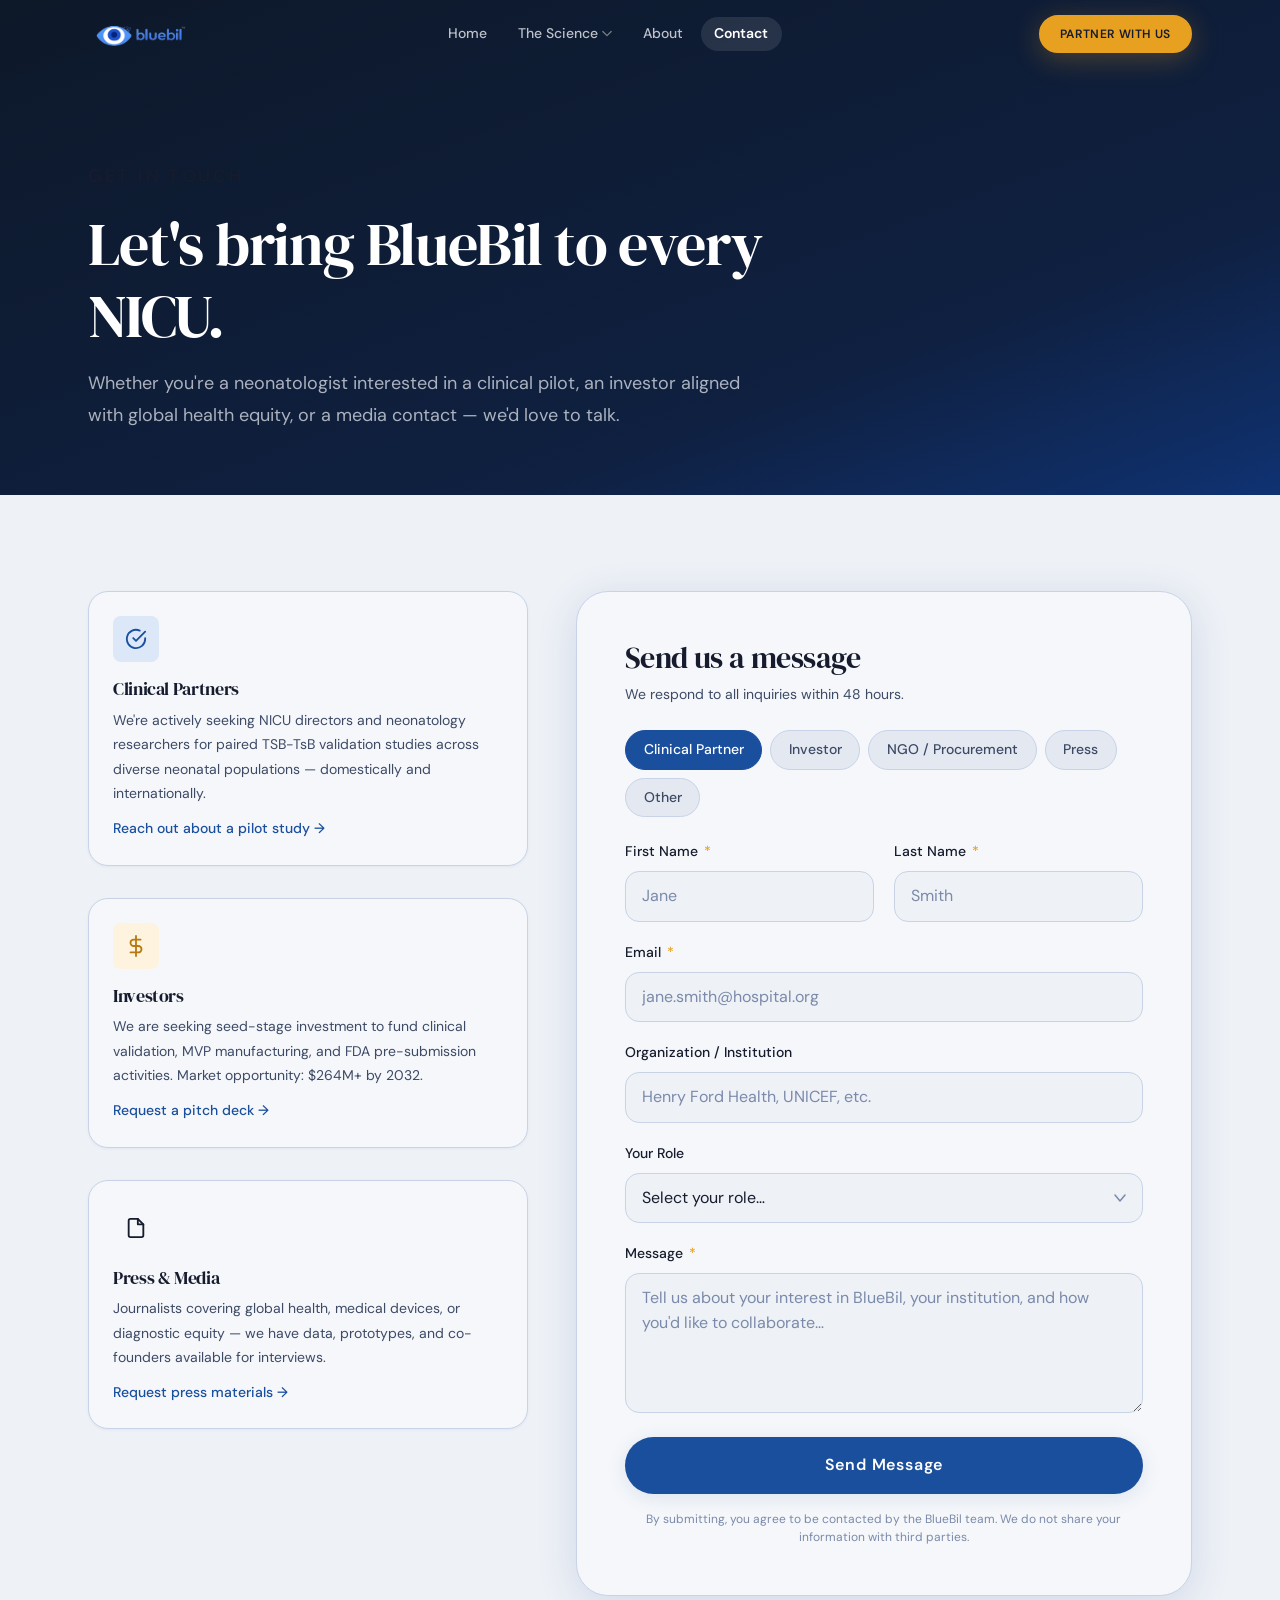
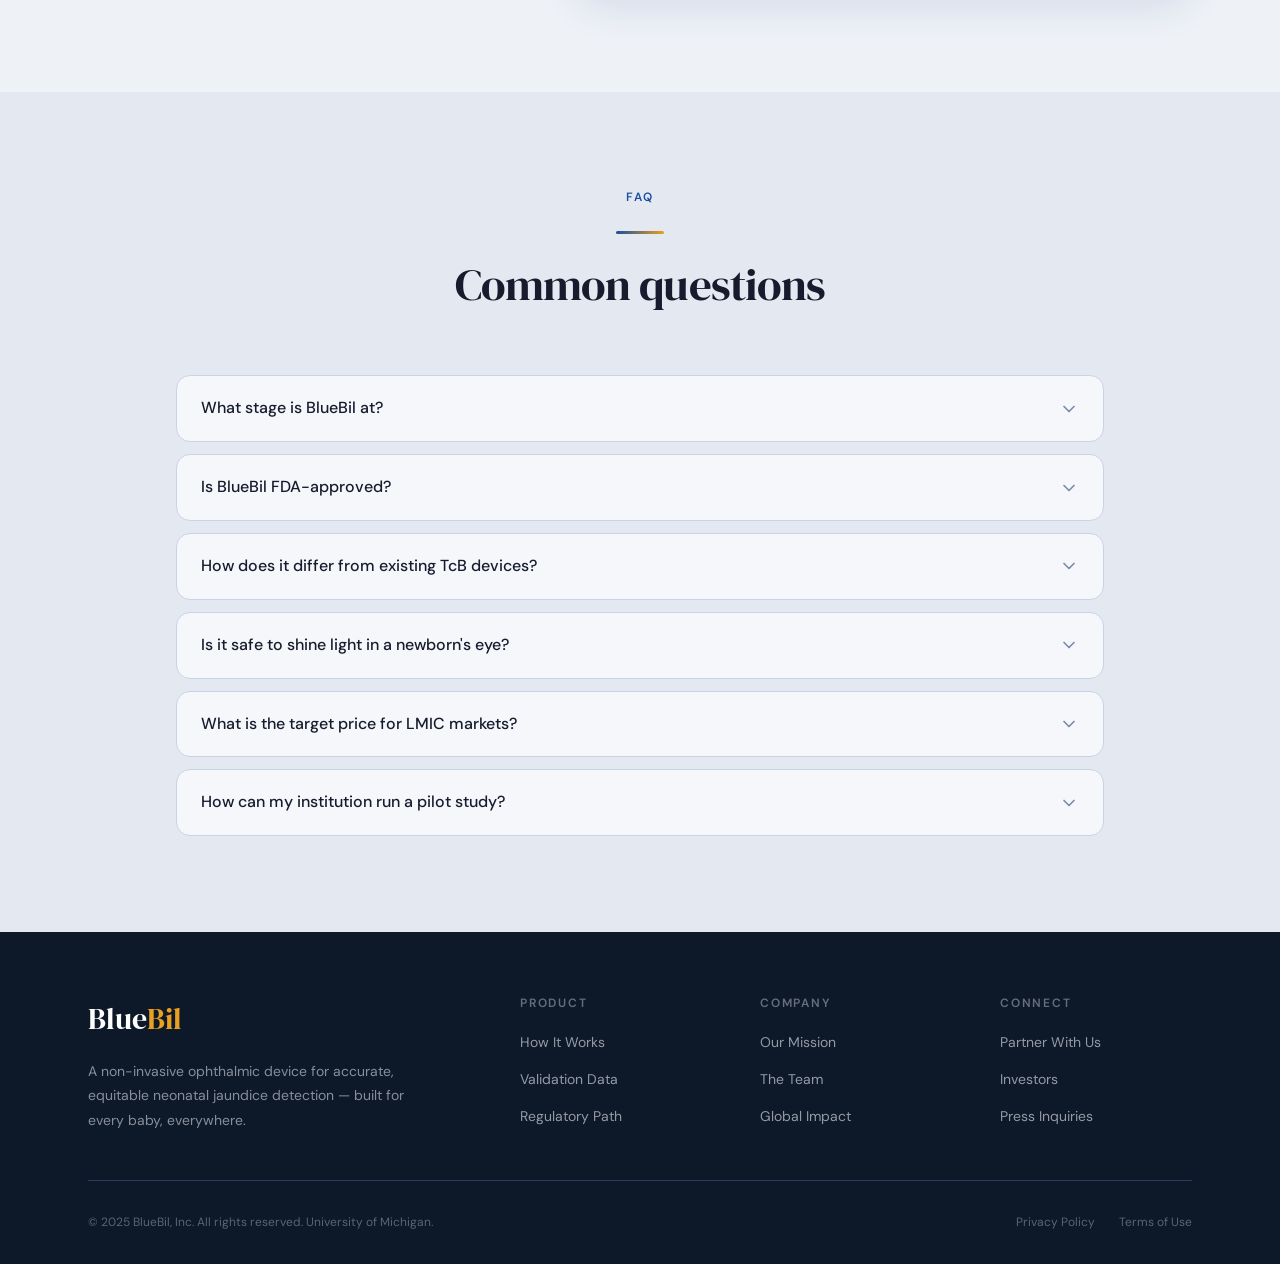
<file: contact.html>
<!DOCTYPE html>
<html lang="en">
<head>
  <meta charset="UTF-8" />
  <meta name="viewport" content="width=device-width, initial-scale=1.0" />
  <meta name="description" content="Partner with BlueBil. Clinical partners, investors, NGOs, and press — we want to hear from you." />
  <title>Contact — BlueBil</title>
  <link rel="stylesheet" href="assets/css/tokens.css" />
  <link rel="stylesheet" href="assets/css/global.css" />
  <link rel="stylesheet" href="assets/css/nav-footer.css" />
  <link rel="stylesheet" href="assets/css/contact.css" />
  <link rel="shortcut icon" href="assets/images/branding/logo-icon.png">
  <link rel="apple-touch-icon" href="assets/images/branding/logo-icon.png">
</head>
<body>

  <div id="nav-mount"></div>

  <main>

    <!-- ── CONTACT HERO ──────────────────────────────────────── -->
    <section class="contact-hero">
      <div class="container">
        <div class="contact-hero-inner">
          <p class="label" style="color:var(--color-ice)">Get In Touch</p>
          <h1>Let's bring BlueBil to every NICU.</h1>
          <p>Whether you're a neonatologist interested in a clinical pilot, an investor aligned with global health equity, or a media contact — we'd love to talk.</p>
        </div>
      </div>
    </section>

    <!-- ── MAIN CONTACT SECTION ──────────────────────────────── -->
    <section class="section" aria-labelledby="contact-heading">
      <div class="container">
        <div class="contact-layout">

          <!-- Sidebar info cards -->
          <div class="contact-info reveal">

            <div id="clinical" class="contact-type-card">
              <div class="contact-type-card__icon" style="background:var(--color-primary-tint);color:var(--color-primary)">
                <svg viewBox="0 0 24 24" fill="none" stroke="currentColor" stroke-width="2" stroke-linecap="round" stroke-linejoin="round">
                  <path d="M22 11.08V12a10 10 0 1 1-5.93-9.14"/><polyline points="22 4 12 14.01 9 11.01"/>
                </svg>
              </div>
              <h3>Clinical Partners</h3>
              <p>We're actively seeking NICU directors and neonatology researchers for paired TSB-TsB validation studies across diverse neonatal populations — domestically and internationally.</p>
              <span class="contact-type-card__link">Reach out about a pilot study →</span>
            </div>

            <div id="invest" class="contact-type-card">
              <div class="contact-type-card__icon" style="background:var(--color-accent-tint);color:var(--color-accent-dark)">
                <svg viewBox="0 0 24 24" fill="none" stroke="currentColor" stroke-width="2" stroke-linecap="round" stroke-linejoin="round">
                  <line x1="12" y1="1" x2="12" y2="23"/><path d="M17 5H9.5a3.5 3.5 0 0 0 0 7h5a3.5 3.5 0 0 1 0 7H6"/>
                </svg>
              </div>
              <h3>Investors</h3>
              <p>We are seeking seed-stage investment to fund clinical validation, MVP manufacturing, and FDA pre-submission activities. Market opportunity: $264M+ by 2032.</p>
              <span class="contact-type-card__link">Request a pitch deck →</span>
            </div>

            <div id="press" class="contact-type-card">
              <div class="contact-type-card__icon" style="background:var(--color-ice-tint);color:var(--color-ice-deep)">
                <svg viewBox="0 0 24 24" fill="none" stroke="currentColor" stroke-width="2" stroke-linecap="round" stroke-linejoin="round">
                  <path d="M14 2H6a2 2 0 0 0-2 2v16a2 2 0 0 0 2 2h12a2 2 0 0 0 2-2V8z"/><polyline points="14 2 14 8 20 8"/>
                </svg>
              </div>
              <h3>Press &amp; Media</h3>
              <p>Journalists covering global health, medical devices, or diagnostic equity — we have data, prototypes, and co-founders available for interviews.</p>
              <span class="contact-type-card__link">Request press materials →</span>
            </div>

          </div>

          <!-- Contact Form -->
          <div class="reveal reveal-delay-1">
            <div class="contact-form">

              <h2 id="contact-heading" style="font-size:var(--text-2xl);margin-bottom:var(--space-2)">Send us a message</h2>
              <p style="font-size:var(--text-sm);margin-bottom:var(--space-6)">We respond to all inquiries within 48 hours.</p>

              <!-- Tab selector -->
              <div class="contact-tabs" role="group" aria-label="Inquiry type">
                <button class="contact-tab active" data-type="Clinical Partner">Clinical Partner</button>
                <button class="contact-tab" data-type="Investor">Investor</button>
                <button class="contact-tab" data-type="NGO / Procurement">NGO / Procurement</button>
                <button class="contact-tab" data-type="Press">Press</button>
                <button class="contact-tab" data-type="Other">Other</button>
              </div>

              <!-- The form -->
              <form id="contact-form" novalidate>
                <input type="hidden" name="inquiry_type" id="inquiry-type" value="Clinical Partner" />

                <div class="form-row">
                  <div class="form-group">
                    <label class="form-label" for="first-name">First Name <span>*</span></label>
                    <input class="form-input" type="text" id="first-name" name="first_name" placeholder="Jane" required />
                  </div>
                  <div class="form-group">
                    <label class="form-label" for="last-name">Last Name <span>*</span></label>
                    <input class="form-input" type="text" id="last-name" name="last_name" placeholder="Smith" required />
                  </div>
                </div>

                <div class="form-group">
                  <label class="form-label" for="email">Email <span>*</span></label>
                  <input class="form-input" type="email" id="email" name="email" placeholder="jane.smith@hospital.org" required />
                </div>

                <div class="form-group">
                  <label class="form-label" for="organization">Organization / Institution</label>
                  <input class="form-input" type="text" id="organization" name="organization" placeholder="Henry Ford Health, UNICEF, etc." />
                </div>

                <div class="form-group">
                  <label class="form-label" for="role">Your Role</label>
                  <select class="form-select" id="role" name="role">
                    <option value="">Select your role…</option>
                    <option>Neonatologist / NICU Director</option>
                    <option>Pediatric Researcher</option>
                    <option>Venture Capitalist / Angel Investor</option>
                    <option>NGO / Global Health Organization</option>
                    <option>Hospital Administrator / GPO</option>
                    <option>Journalist / Media</option>
                    <option>Student / Academic</option>
                    <option>Other</option>
                  </select>
                </div>

                <div class="form-group">
                  <label class="form-label" for="message">Message <span>*</span></label>
                  <textarea class="form-textarea" id="message" name="message" placeholder="Tell us about your interest in BlueBil, your institution, and how you'd like to collaborate…" required></textarea>
                </div>

                <button type="submit" class="form-submit">Send Message</button>
                <p class="form-note">By submitting, you agree to be contacted by the BlueBil team. We do not share your information with third parties.</p>
              </form>

              <!-- Success state (hidden until submission) -->
              <div class="form-success" id="form-success" aria-live="polite">
                <div class="form-success__icon">
                  <svg viewBox="0 0 24 24" fill="none" stroke="currentColor" stroke-width="2.5" stroke-linecap="round" stroke-linejoin="round">
                    <polyline points="20 6 9 17 4 12"/>
                  </svg>
                </div>
                <h3>Message sent!</h3>
                <p>Thank you for reaching out. A member of the BlueBil team will be in touch within 48 hours.</p>
              </div>

            </div>
          </div>

        </div>
      </div>
    </section>

    <!-- ── FAQ ────────────────────────────────────────────────── -->
    <section class="section section--alt" aria-labelledby="faq-heading">
      <div class="container container--lg">

        <div class="section-header--center reveal">
          <p class="label label--primary">FAQ</p>
          <div class="divider divider--center"></div>
          <h2 id="faq-heading">Common questions</h2>
        </div>

        <div class="faq-list reveal reveal-delay-1">

          <div class="faq-item">
            <button class="faq-question" aria-expanded="false">
              What stage is BlueBil at?
              <svg class="faq-chevron" viewBox="0 0 24 24" fill="none" stroke="currentColor" stroke-width="2" stroke-linecap="round" stroke-linejoin="round"><polyline points="6 9 12 15 18 9"/></svg>
            </button>
            <div class="faq-answer" role="region">
              <div class="faq-answer-inner">BlueBil is a pre-clinical prototype with bench-top validation completed. We have demonstrated R² = 0.976 calibration linearity across the full clinical range using five silicone phantom models. Next steps are enhanced phantom fidelity with scattering and vascularity, followed by clinical pilot studies with NICU partners for paired TSB-TsB measurements.</div>
            </div>
          </div>

          <div class="faq-item">
            <button class="faq-question" aria-expanded="false">
              Is BlueBil FDA-approved?
              <svg class="faq-chevron" viewBox="0 0 24 24" fill="none" stroke="currentColor" stroke-width="2" stroke-linecap="round" stroke-linejoin="round"><polyline points="6 9 12 15 18 9"/></svg>
            </button>
            <div class="faq-answer" role="region">
              <div class="faq-answer-inner">Not yet. BlueBil is a research prototype. We intend to pursue FDA 510(k) clearance as a Class II non-invasive adjunctive screening device, with the Dräger JM-105 as predicate. A pre-submission Q-Sub meeting with FDA's ophthalmic devices division is planned following clinical pilot completion. BlueBil is not currently intended for clinical use.</div>
            </div>
          </div>

          <div class="faq-item">
            <button class="faq-question" aria-expanded="false">
              How does it differ from existing TcB devices?
              <svg class="faq-chevron" viewBox="0 0 24 24" fill="none" stroke="currentColor" stroke-width="2" stroke-linecap="round" stroke-linejoin="round"><polyline points="6 9 12 15 18 9"/></svg>
            </button>
            <div class="faq-answer" role="region">
              <div class="faq-answer-inner">Transcutaneous bilirubinometers (TcB) measure bilirubin through skin reflectance, where melanin and subcutaneous fat systematically bias readings — causing documented underperformance in darker-skinned neonates. BlueBil shifts the measurement site entirely to the ocular sclera, which contains no melanin, delivering consistent accuracy across all demographics. BlueBil also operates during phototherapy, which disrupts TcB readings.</div>
            </div>
          </div>

          <div class="faq-item">
            <button class="faq-question" aria-expanded="false">
              Is it safe to shine light in a newborn's eye?
              <svg class="faq-chevron" viewBox="0 0 24 24" fill="none" stroke="currentColor" stroke-width="2" stroke-linecap="round" stroke-linejoin="round"><polyline points="6 9 12 15 18 9"/></svg>
            </button>
            <div class="faq-answer" role="region">
              <div class="faq-answer-inner">Yes, when exposures are controlled within established safety thresholds. All BlueBil LED channels are maintained well below IEC 62471 photobiological safety limits: blue LED ≤0.1 mW/cm², IR LED ≤140 mW/cm². The device is also non-contact — it never touches the eye surface. Measurement occurs at a fixed standoff distance verified by the IR placement system.</div>
            </div>
          </div>

          <div class="faq-item">
            <button class="faq-question" aria-expanded="false">
              What is the target price for LMIC markets?
              <svg class="faq-chevron" viewBox="0 0 24 24" fill="none" stroke="currentColor" stroke-width="2" stroke-linecap="round" stroke-linejoin="round"><polyline points="6 9 12 15 18 9"/></svg>
            </button>
            <div class="faq-answer" role="region">
              <div class="faq-answer-inner">We are targeting a LMIC-specific unit price under $400, compared to the $1,200–1,500 MSRP for the US market. At 10,000-unit production volume, we estimate COGS of approximately $38 per unit — leaving room for strong margins at LMIC pricing. Our LMIC model centers on institutional bulk procurement, NGO-subsidized distribution, and public health purchasing programs.</div>
            </div>
          </div>

          <div class="faq-item">
            <button class="faq-question" aria-expanded="false">
              How can my institution run a pilot study?
              <svg class="faq-chevron" viewBox="0 0 24 24" fill="none" stroke="currentColor" stroke-width="2" stroke-linecap="round" stroke-linejoin="round"><polyline points="6 9 12 15 18 9"/></svg>
            </button>
            <div class="faq-answer" role="region">
              <div class="faq-answer-inner">We are actively seeking NICU and newborn nursery partners to conduct paired TSB-TsB bilirubin measurements across diverse neonatal populations. We provide devices, protocol documentation, and data analysis support. Use the contact form above or email us directly — selecting "Clinical Partner" as your inquiry type helps us route your message to Nick or Ben quickly.</div>
            </div>
          </div>

        </div>
      </div>
    </section>

  </main>

  <div id="footer-mount"></div>

  <script src="assets/js/components.js"></script>
  <script src="assets/js/nav.js"></script>
  <script src="assets/js/animate.js"></script>
  <script>
    document.addEventListener('DOMContentLoaded', () => {
      const nav = document.querySelector('.site-nav');
      if (nav) nav.classList.add('nav-light');

      // ── Contact tab switching ──────────────────────────────
      const tabs = document.querySelectorAll('.contact-tab');
      const typeInput = document.getElementById('inquiry-type');

      tabs.forEach(tab => {
        tab.addEventListener('click', () => {
          tabs.forEach(t => { t.classList.remove('active'); t.setAttribute('aria-pressed','false'); });
          tab.classList.add('active');
          tab.setAttribute('aria-pressed','true');
          if (typeInput) typeInput.value = tab.dataset.type;
        });
      });

      // ── Form submission (demo — replace with real endpoint) ─
      const form = document.getElementById('contact-form');
      const successEl = document.getElementById('form-success');

      if (form && successEl) {
        form.addEventListener('submit', (e) => {
          e.preventDefault();

          // Basic required-field check
          const required = form.querySelectorAll('[required]');
          let valid = true;
          required.forEach(field => {
            field.style.borderColor = '';
            if (!field.value.trim()) {
              field.style.borderColor = 'var(--color-error)';
              valid = false;
            }
          });

          if (!valid) return;

          // Animate button
          const btn = form.querySelector('.form-submit');
          btn.textContent = 'Sending…';
          btn.style.opacity = '0.7';

          // Simulate async submission (replace with fetch() to your backend)
          setTimeout(() => {
            form.style.display = 'none';
            successEl.classList.add('visible');
          }, 1200);
        });
      }

      // ── FAQ accordion ──────────────────────────────────────
      const faqItems = document.querySelectorAll('.faq-item');

      faqItems.forEach(item => {
        const btn = item.querySelector('.faq-question');
        btn.addEventListener('click', () => {
          const isOpen = item.classList.contains('open');

          // Close all
          faqItems.forEach(i => {
            i.classList.remove('open');
            i.querySelector('.faq-question').setAttribute('aria-expanded','false');
          });

          // Open clicked (unless it was already open)
          if (!isOpen) {
            item.classList.add('open');
            btn.setAttribute('aria-expanded','true');
          }
        });
      });
    });
  </script>
</body>
</html>
</file>
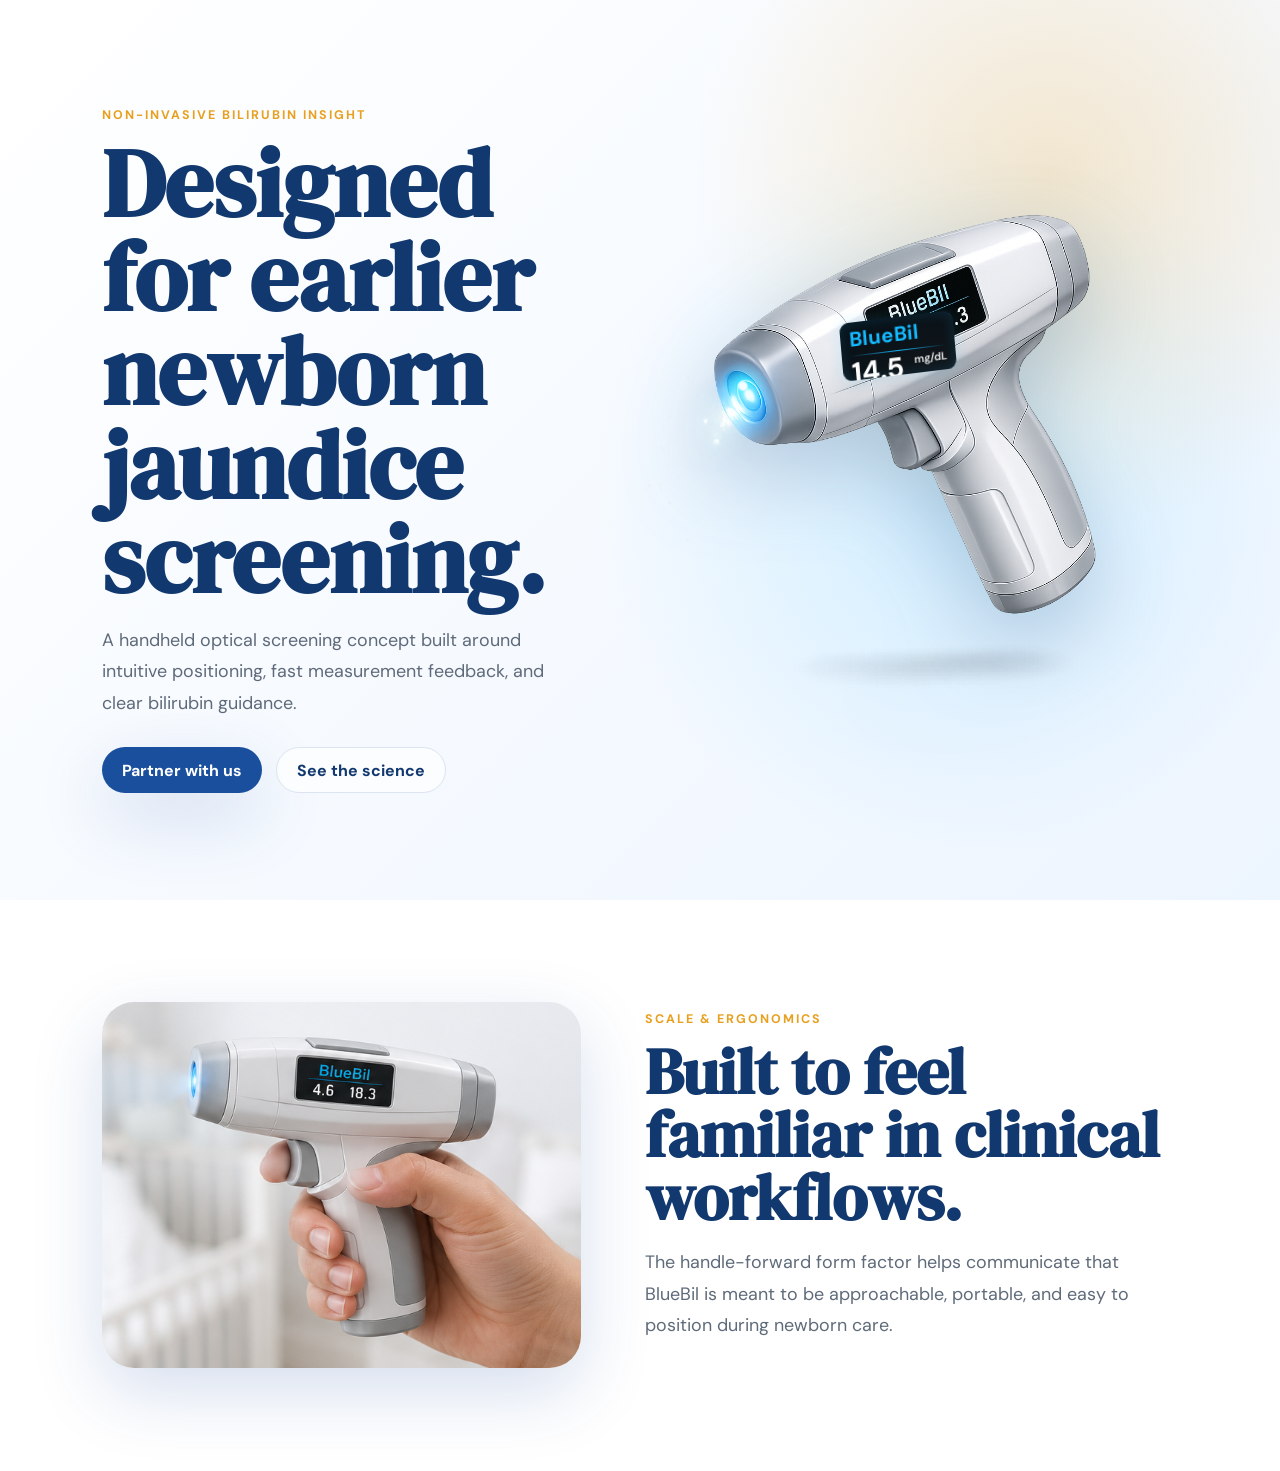
<file: device-hero-demo.html>
<!DOCTYPE html>
<html lang="en">
<head>
  <meta charset="UTF-8" />
  <meta name="viewport" content="width=device-width, initial-scale=1.0" />
  <title>BlueBil Device Hero Demo</title>
  <link rel="stylesheet" href="assets/css/device-hero.css" />
</head>
<body>
  <main class="demo-shell">
    <section class="device-hero-section">
      <div class="device-hero-copy">
        <p class="eyebrow">Non-invasive bilirubin insight</p>
        <h1>Designed for earlier newborn jaundice screening.</h1>
        <p>
          A handheld optical screening concept built around intuitive positioning,
          fast measurement feedback, and clear bilirubin guidance.
        </p>
        <div class="hero-actions">
          <a href="contact.html" class="btn btn-primary">Partner with us</a>
          <a href="science.html" class="btn btn-secondary">See the science</a>
        </div>
      </div>

      <div class="device-hero-visual" aria-label="Interactive BlueBil device graphic">
        <div class="particle-field" aria-hidden="true"></div>

        <div class="device-card" data-device-card>
          <img
            class="device-render"
            src="assets/images/device/device-hero-render.png"
            alt="BlueBil handheld bilirubin screening device"
          />

          <div class="oled-overlay" data-oled>
            <div class="oled-brand">BlueBil</div>
            <div class="oled-rule"></div>
            <div class="oled-main" data-oled-main>14.5</div>
            <div class="oled-sub" data-oled-sub>mg/dL</div>
            <div class="oled-bar" data-oled-bar><span></span></div>
          </div>

          <span class="probe-glow" aria-hidden="true"></span>

          <div class="callout callout-oled">OLED guidance</div>
          <div class="callout callout-probe">Optical sensor</div>
          <div class="callout callout-trigger">Measurement trigger</div>
          <div class="callout callout-grip">Ergonomic grip</div>
        </div>
      </div>
    </section>

    <section class="story-preview">
      <img src="assets/images/device/device-hand.png" alt="BlueBil device held naturally in a clinician's hand" />
      <div>
        <p class="eyebrow">Scale & ergonomics</p>
        <h2>Built to feel familiar in clinical workflows.</h2>
        <p>
          The handle-forward form factor helps communicate that BlueBil is meant to be
          approachable, portable, and easy to position during newborn care.
        </p>
      </div>
    </section>
  </main>

  <script src="assets/js/device-hero.js"></script>
</body>
</html>
</file>
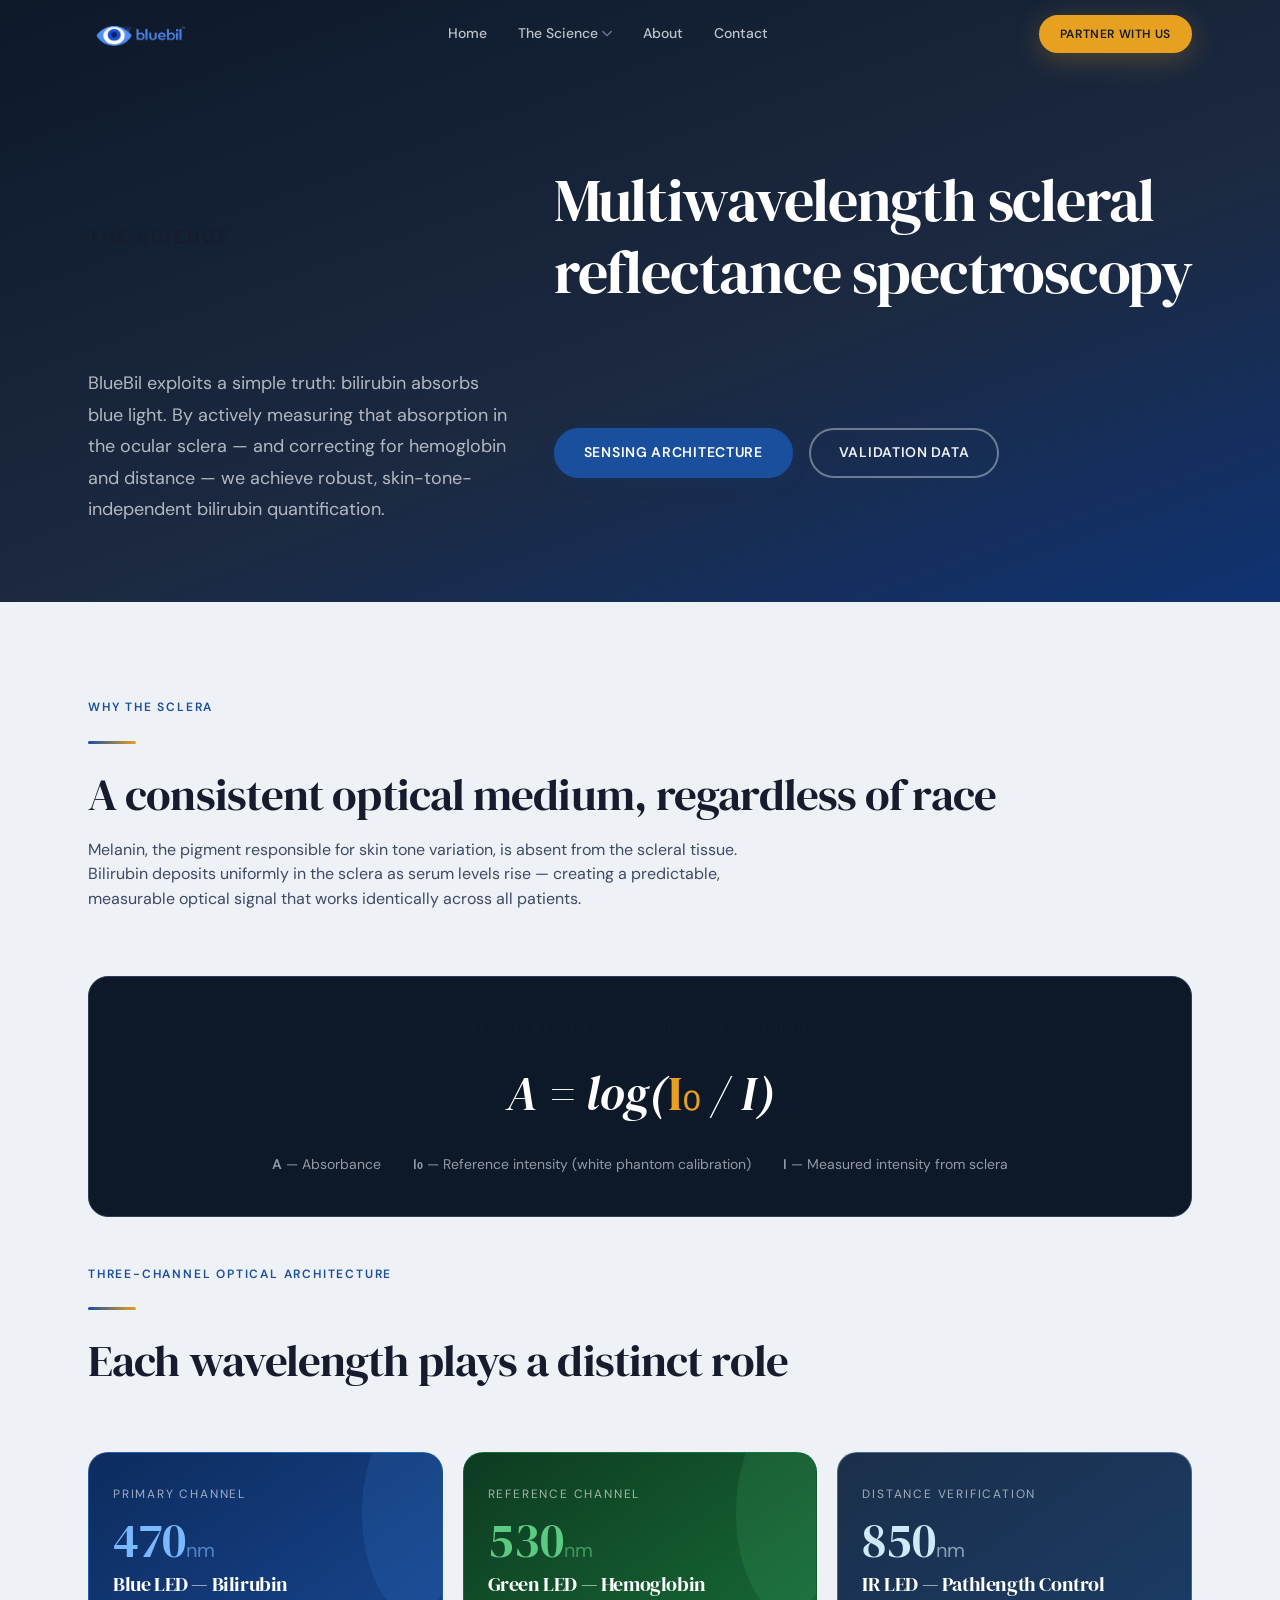
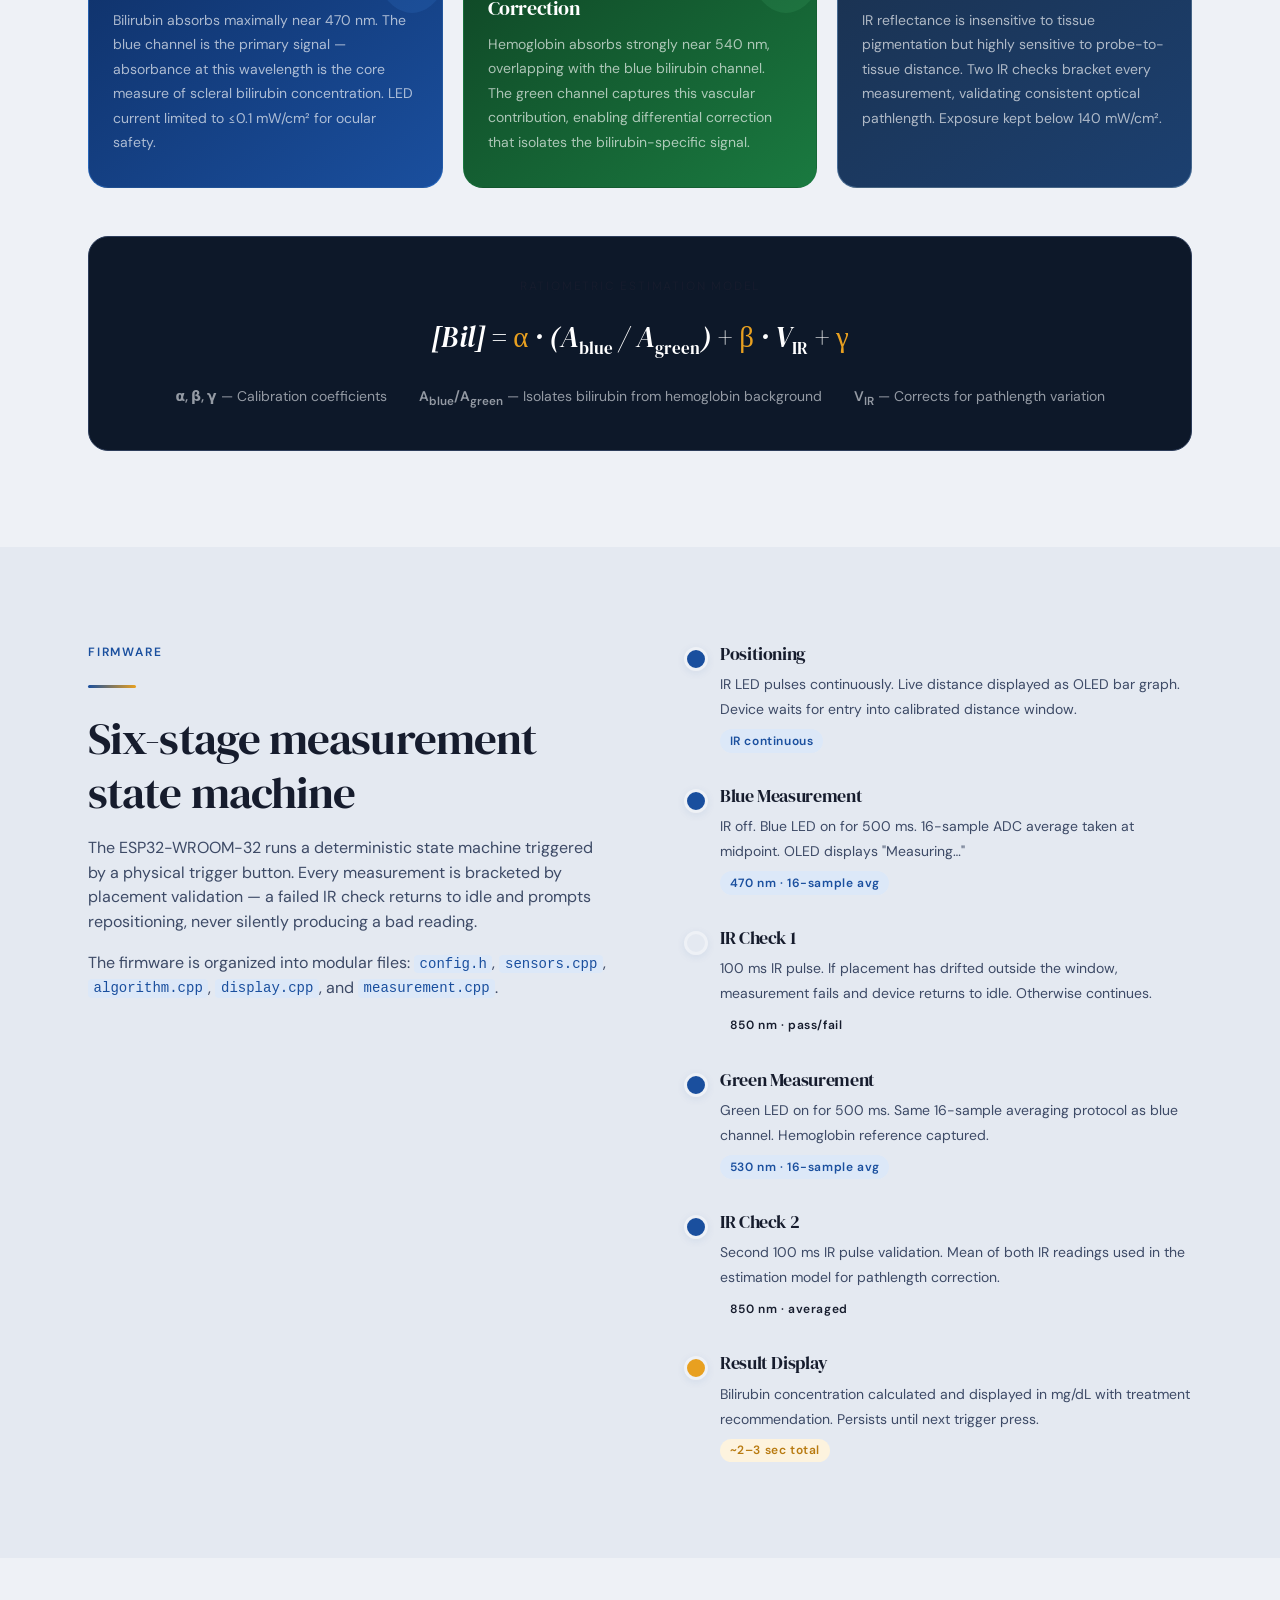
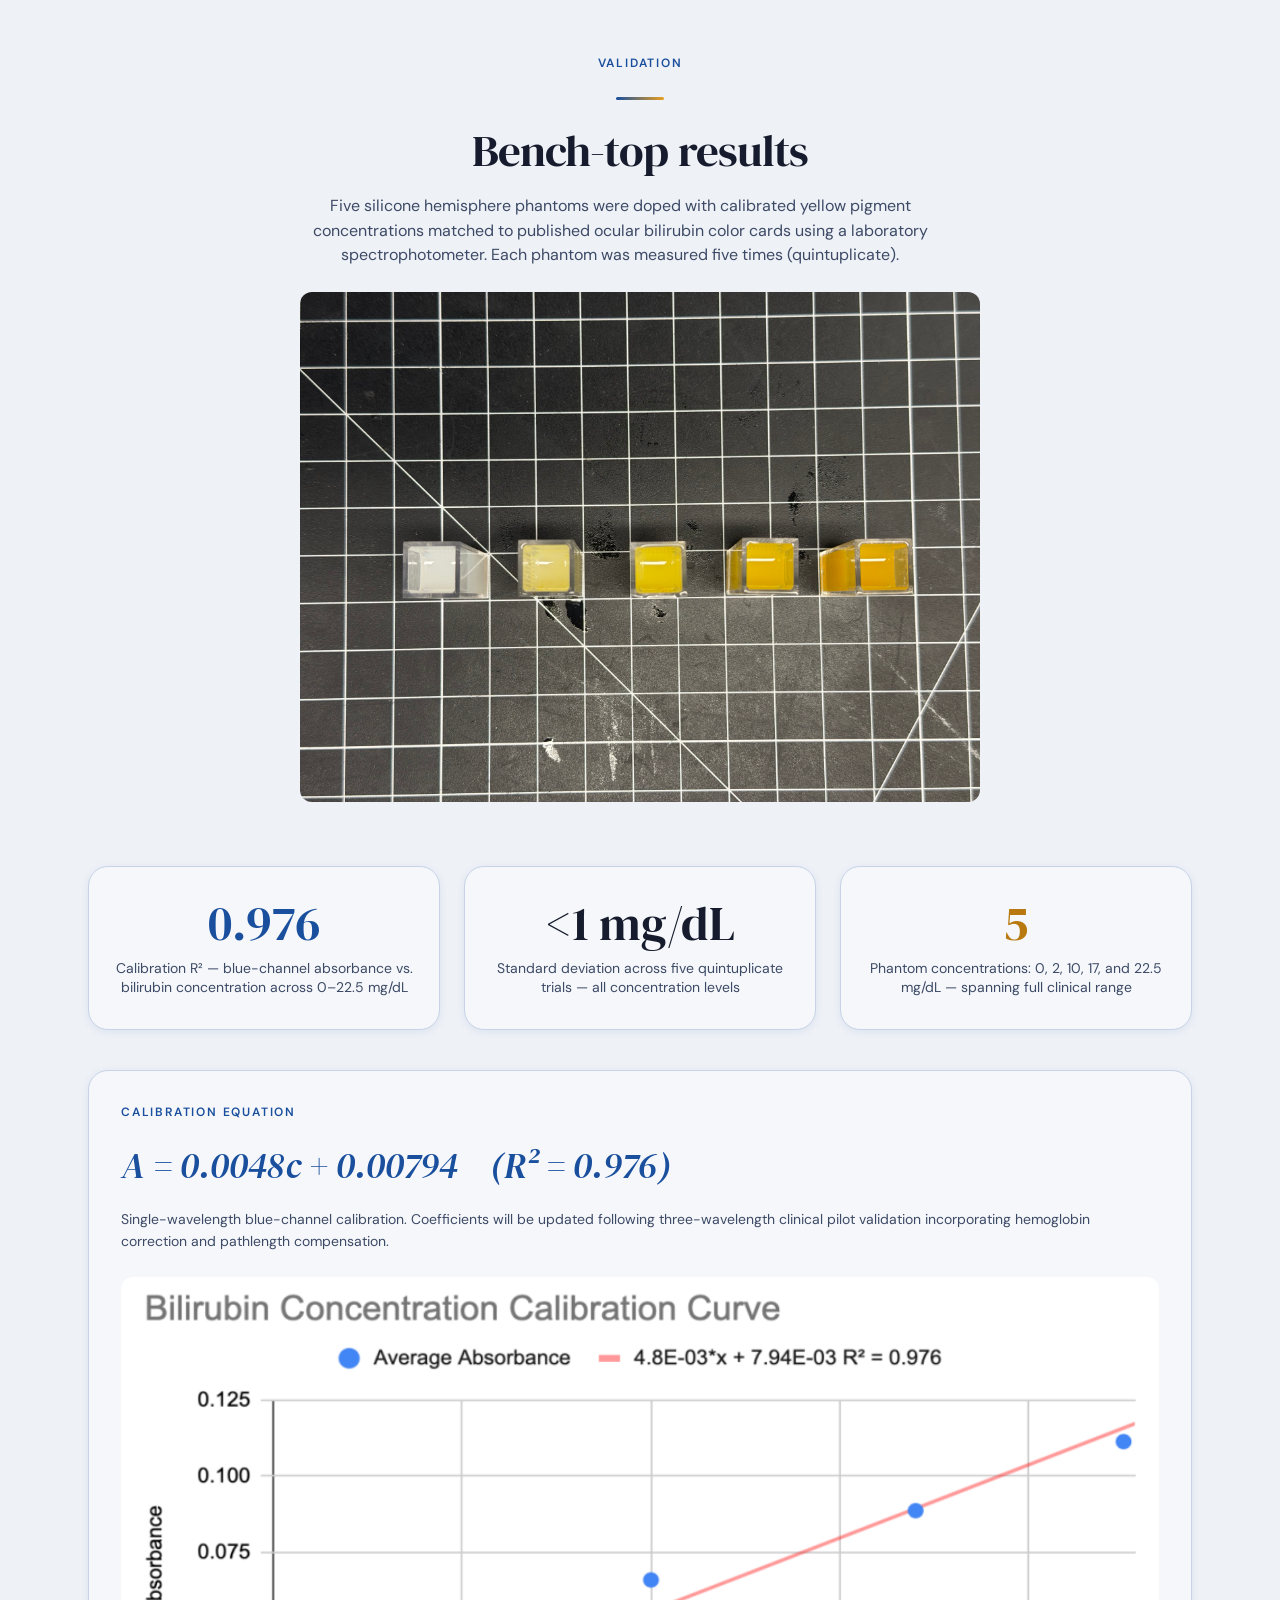
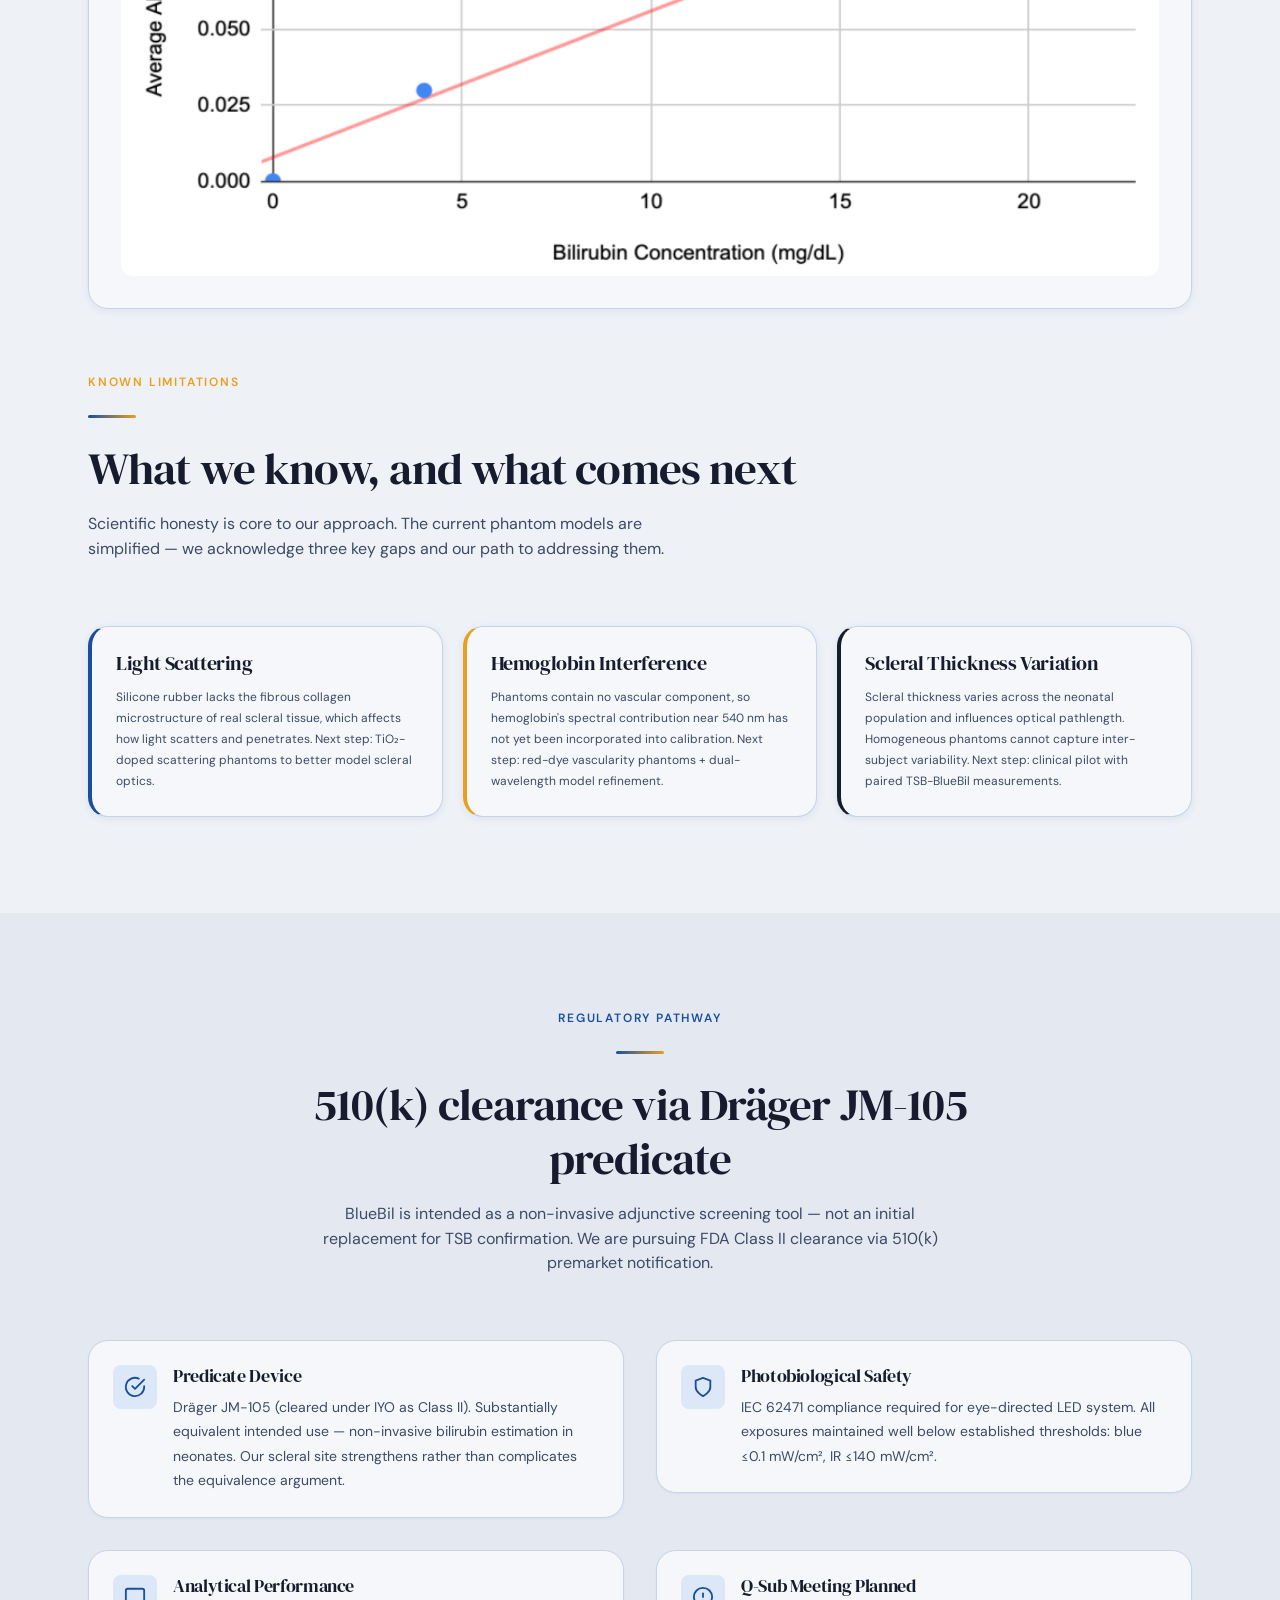
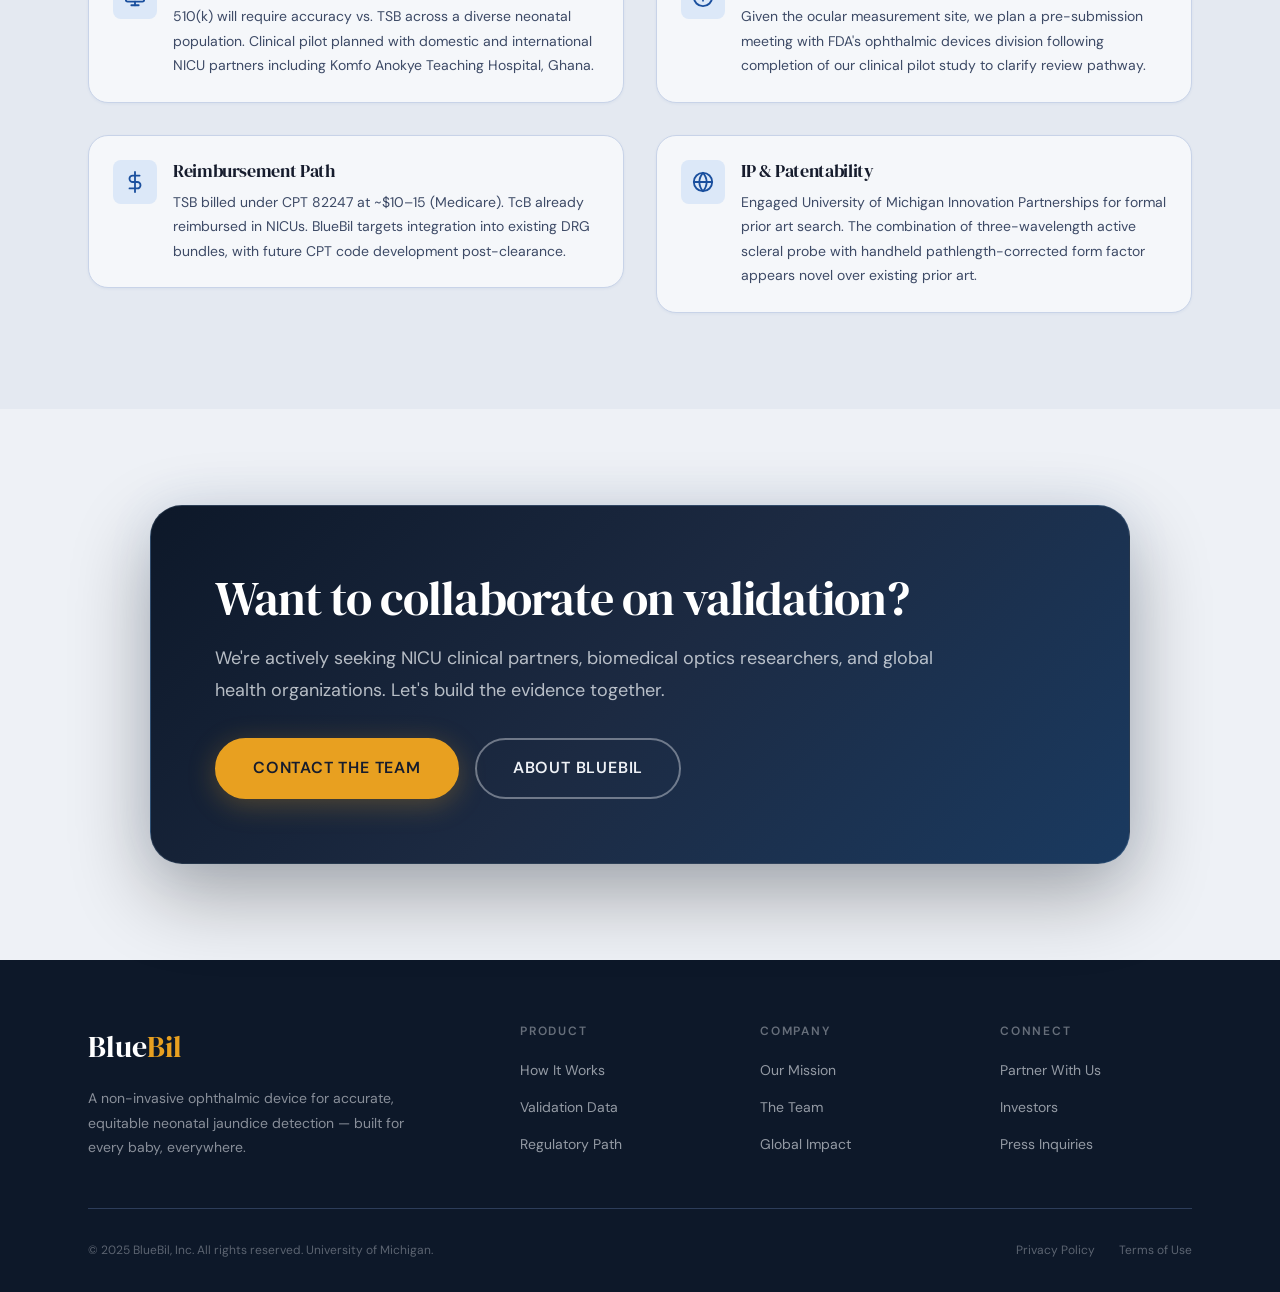
<file: science-old.html>
<!DOCTYPE html>
<html lang="en">
<head>
  <meta charset="UTF-8" />
  <meta name="viewport" content="width=device-width, initial-scale=1.0" />
  <meta name="description" content="BlueBil's scientific approach: multiwavelength scleral reflectance spectroscopy using Beer-Lambert Law for non-invasive neonatal bilirubin detection." />
  <title>The Science — BlueBil</title>
  <link rel="stylesheet" href="assets/css/tokens.css" />
  <link rel="stylesheet" href="assets/css/global.css" />
  <link rel="stylesheet" href="assets/css/nav-footer.css" />
  <link rel="stylesheet" href="assets/css/science.css" />
</head>
<body>

  <div id="nav-mount"></div>

  <main>

    <!-- ── PAGE HERO ─────────────────────────────────────────── -->
    <section class="page-hero">
      <div class="container">
        <div class="page-hero-inner">
          <p class="label" style="color:var(--color-ice)">The Science</p>
          <h1>Multiwavelength scleral<br>reflectance spectroscopy</h1>
          <p>BlueBil exploits a simple truth: bilirubin absorbs blue light. By actively measuring that absorption in the ocular sclera — and correcting for hemoglobin and distance — we achieve robust, skin-tone-independent bilirubin quantification.</p>
          <div style="margin-top:var(--space-8);display:flex;gap:var(--space-4);flex-wrap:wrap">
            <a href="#sensing" class="btn btn--primary">Sensing Architecture</a>
            <a href="#validation" class="btn btn--outline-light">Validation Data</a>
          </div>
        </div>
      </div>
    </section>

    <!-- ── WHY THE SCLERA ─────────────────────────────────────── -->
    <section class="section" id="sensing" aria-labelledby="sclera-heading">
      <div class="container">
        <div class="section-header reveal">
          <p class="label label--primary">Why the Sclera</p>
          <div class="divider"></div>
          <h2 id="sclera-heading">A consistent optical medium, regardless of race</h2>
          <p style="max-width:680px;margin-top:var(--space-4)">Melanin, the pigment responsible for skin tone variation, is absent from the scleral tissue. Bilirubin deposits uniformly in the sclera as serum levels rise — creating a predictable, measurable optical signal that works identically across all patients.</p>
        </div>

        <div class="formula-block reveal reveal-delay-1" style="margin-bottom:var(--space-12)">
          <div class="formula-label">Beer-Lambert Law — Foundation of BlueBil</div>
          <div class="formula-eq"><span>A</span> = log(<em>I₀</em> / <span>I</span>)</div>
          <div class="formula-key">
            <div class="formula-key-item"><strong>A</strong> — Absorbance</div>
            <div class="formula-key-item"><strong>I₀</strong> — Reference intensity (white phantom calibration)</div>
            <div class="formula-key-item"><strong>I</strong> — Measured intensity from sclera</div>
          </div>
        </div>

        <!-- Wavelength cards -->
        <div class="section-header reveal">
          <p class="label label--primary">Three-Channel Optical Architecture</p>
          <div class="divider"></div>
          <h2>Each wavelength plays a distinct role</h2>
        </div>

        <div class="wavelength-grid reveal reveal-delay-1">

          <div class="wavelength-card wavelength-card--blue">
            <div class="wavelength-role">Primary Channel</div>
            <div class="wavelength-nm wavelength-nm--blue">470<span class="wavelength-unit">nm</span></div>
            <h3>Blue LED — Bilirubin</h3>
            <p>Bilirubin absorbs maximally near 470 nm. The blue channel is the primary signal — absorbance at this wavelength is the core measure of scleral bilirubin concentration. LED current limited to ≤0.1 mW/cm² for ocular safety.</p>
          </div>

          <div class="wavelength-card wavelength-card--green">
            <div class="wavelength-role">Reference Channel</div>
            <div class="wavelength-nm wavelength-nm--green">530<span class="wavelength-unit">nm</span></div>
            <h3>Green LED — Hemoglobin Correction</h3>
            <p>Hemoglobin absorbs strongly near 540 nm, overlapping with the blue bilirubin channel. The green channel captures this vascular contribution, enabling differential correction that isolates the bilirubin-specific signal.</p>
          </div>

          <div class="wavelength-card wavelength-card--ice">
            <div class="wavelength-role">Distance Verification</div>
            <div class="wavelength-nm wavelength-nm--ice">850<span class="wavelength-unit">nm</span></div>
            <h3>IR LED — Pathlength Control</h3>
            <p>IR reflectance is insensitive to tissue pigmentation but highly sensitive to probe-to-tissue distance. Two IR checks bracket every measurement, validating consistent optical pathlength. Exposure kept below 140 mW/cm².</p>
          </div>

        </div>

        <!-- Multivariate model -->
        <div style="margin-top:var(--space-12)" class="reveal">
          <div class="formula-block">
            <div class="formula-label">Ratiometric Estimation Model</div>
            <div class="formula-eq" style="font-size:clamp(1rem, 2.5vw, 1.8rem)">
              [<span>Bil</span>] = <em>α</em> · (A<sub style="font-style:normal;font-size:0.6em">blue</sub> / A<sub style="font-style:normal;font-size:0.6em">green</sub>) + <em>β</em> · V<sub style="font-style:normal;font-size:0.6em">IR</sub> + <em>γ</em>
            </div>
            <div class="formula-key">
              <div class="formula-key-item"><strong>α, β, γ</strong> — Calibration coefficients</div>
              <div class="formula-key-item"><strong>A<sub>blue</sub>/A<sub>green</sub></strong> — Isolates bilirubin from hemoglobin background</div>
              <div class="formula-key-item"><strong>V<sub>IR</sub></strong> — Corrects for pathlength variation</div>
            </div>
          </div>
        </div>
      </div>
    </section>

    <!-- ── FIRMWARE STATE MACHINE ─────────────────────────────── -->
    <section class="section section--alt" id="firmware" aria-labelledby="firmware-heading">
      <div class="container">
        <div class="grid-2" style="align-items:start;gap:var(--space-16)">

          <div class="reveal">
            <p class="label label--primary">Firmware</p>
            <div class="divider"></div>
            <h2 id="firmware-heading">Six-stage measurement state machine</h2>
            <p style="margin-top:var(--space-4)">The ESP32-WROOM-32 runs a deterministic state machine triggered by a physical trigger button. Every measurement is bracketed by placement validation — a failed IR check returns to idle and prompts repositioning, never silently producing a bad reading.</p>
            <p style="margin-top:var(--space-4)">The firmware is organized into modular files: <code style="font-size:var(--text-sm);background:var(--color-primary-tint);color:var(--color-primary);padding:0.1em 0.4em;border-radius:4px">config.h</code>, <code style="font-size:var(--text-sm);background:var(--color-primary-tint);color:var(--color-primary);padding:0.1em 0.4em;border-radius:4px">sensors.cpp</code>, <code style="font-size:var(--text-sm);background:var(--color-primary-tint);color:var(--color-primary);padding:0.1em 0.4em;border-radius:4px">algorithm.cpp</code>, <code style="font-size:var(--text-sm);background:var(--color-primary-tint);color:var(--color-primary);padding:0.1em 0.4em;border-radius:4px">display.cpp</code>, and <code style="font-size:var(--text-sm);background:var(--color-primary-tint);color:var(--color-primary);padding:0.1em 0.4em;border-radius:4px">measurement.cpp</code>.</p>
          </div>

          <div class="state-machine reveal reveal-delay-1">

            <div class="state-step">
              <div class="state-dot"></div>
              <div class="state-content">
                <h4>Positioning</h4>
                <p>IR LED pulses continuously. Live distance displayed as OLED bar graph. Device waits for entry into calibrated distance window.</p>
                <span class="state-tag">IR continuous</span>
              </div>
            </div>

            <div class="state-step">
              <div class="state-dot"></div>
              <div class="state-content">
                <h4>Blue Measurement</h4>
                <p>IR off. Blue LED on for 500 ms. 16-sample ADC average taken at midpoint. OLED displays "Measuring…"</p>
                <span class="state-tag">470 nm · 16-sample avg</span>
              </div>
            </div>

            <div class="state-step">
              <div class="state-dot"></div>
              <div class="state-content">
                <h4>IR Check 1</h4>
                <p>100 ms IR pulse. If placement has drifted outside the window, measurement fails and device returns to idle. Otherwise continues.</p>
                <span class="state-tag" style="background:var(--color-ice-tint);color:var(--color-ice-deep)">850 nm · pass/fail</span>
              </div>
            </div>

            <div class="state-step">
              <div class="state-dot"></div>
              <div class="state-content">
                <h4>Green Measurement</h4>
                <p>Green LED on for 500 ms. Same 16-sample averaging protocol as blue channel. Hemoglobin reference captured.</p>
                <span class="state-tag">530 nm · 16-sample avg</span>
              </div>
            </div>

            <div class="state-step">
              <div class="state-dot"></div>
              <div class="state-content">
                <h4>IR Check 2</h4>
                <p>Second 100 ms IR pulse validation. Mean of both IR readings used in the estimation model for pathlength correction.</p>
                <span class="state-tag" style="background:var(--color-ice-tint);color:var(--color-ice-deep)">850 nm · averaged</span>
              </div>
            </div>

            <div class="state-step">
              <div class="state-dot"></div>
              <div class="state-content">
                <h4>Result Display</h4>
                <p>Bilirubin concentration calculated and displayed in mg/dL with treatment recommendation. Persists until next trigger press.</p>
                <span class="state-tag" style="background:var(--color-accent-tint);color:var(--color-accent-dark)">~2–3 sec total</span>
              </div>
            </div>

          </div>
        </div>
      </div>
    </section>

    <!-- ── VALIDATION ─────────────────────────────────────────── -->
    <section class="section" id="validation" aria-labelledby="validation-heading">
      <div class="container">

        <div class="section-header--center reveal">
          <p class="label label--primary">Validation</p>
          <div class="divider divider--center"></div>
          <h2 id="validation-heading">Bench-top results</h2>
          <p style="margin-top:var(--space-4);max-width:640px">Five silicone hemisphere phantoms were doped with calibrated yellow pigment concentrations matched to published ocular bilirubin color cards using a laboratory spectrophotometer. Each phantom was measured five times (quintuplicate).</p>
          <img src="assets/images/science/phantom-samples.jpeg" alt="Five silicone scleral phantom samples" style="width:100%;border-radius:12px;margin-top:1.5rem">
        </div>

        <div class="data-cards reveal reveal-delay-1">
          <div class="data-card">
            <div class="data-card__value">0.976</div>
            <div class="data-card__label">Calibration R² — blue-channel absorbance vs. bilirubin concentration across 0–22.5 mg/dL</div>
          </div>
          <div class="data-card data-card--ice">
            <div class="data-card__value">&lt;1 mg/dL</div>
            <div class="data-card__label">Standard deviation across five quintuplicate trials — all concentration levels</div>
          </div>
          <div class="data-card data-card--accent">
            <div class="data-card__value">5</div>
            <div class="data-card__label">Phantom concentrations: 0, 2, 10, 17, and 22.5 mg/dL — spanning full clinical range</div>
          </div>
        </div>

        <div style="margin-top:var(--space-10);background:var(--color-surface);border:1px solid var(--color-border);border-radius:var(--radius-xl);padding:var(--space-8);box-shadow:var(--shadow-sm)" class="reveal reveal-delay-2">
          <p class="label label--primary">Calibration Equation</p>
          <div style="font-family:var(--font-display);font-size:clamp(var(--text-xl),3vw,var(--text-3xl));color:var(--color-primary);margin:var(--space-4) 0;font-style:italic">
            A = 0.0048c + 0.00794 &nbsp;&nbsp; (R² = 0.976)
          </div>
          <p style="font-size:var(--text-sm)">Single-wavelength blue-channel calibration. Coefficients will be updated following three-wavelength clinical pilot validation incorporating hemoglobin correction and pathlength compensation.</p>
          <img src="assets/images/science/calibration-curve.png" alt="BlueBil calibration curve R²=0.976" style="width:100%;border-radius:12px;margin-top:1.5rem">
        </div>

        <!-- Limitations -->
        <div style="margin-top:var(--space-16)">
          <div class="section-header reveal">
            <p class="label label--accent">Known Limitations</p>
            <div class="divider"></div>
            <h2>What we know, and what comes next</h2>
            <p style="max-width:620px;margin-top:var(--space-4)">Scientific honesty is core to our approach. The current phantom models are simplified — we acknowledge three key gaps and our path to addressing them.</p>
          </div>

          <div class="limitations-grid reveal reveal-delay-1">
            <div class="limitation-card">
              <h4>Light Scattering</h4>
              <p>Silicone rubber lacks the fibrous collagen microstructure of real scleral tissue, which affects how light scatters and penetrates. Next step: TiO₂-doped scattering phantoms to better model scleral optics.</p>
            </div>
            <div class="limitation-card limitation-card--accent">
              <h4>Hemoglobin Interference</h4>
              <p>Phantoms contain no vascular component, so hemoglobin's spectral contribution near 540 nm has not yet been incorporated into calibration. Next step: red-dye vascularity phantoms + dual-wavelength model refinement.</p>
            </div>
            <div class="limitation-card limitation-card--ice">
              <h4>Scleral Thickness Variation</h4>
              <p>Scleral thickness varies across the neonatal population and influences optical pathlength. Homogeneous phantoms cannot capture inter-subject variability. Next step: clinical pilot with paired TSB-BlueBil measurements.</p>
            </div>
          </div>
        </div>
      </div>
    </section>

    <!-- ── REGULATORY ─────────────────────────────────────────── -->
    <section class="section section--alt" id="regulatory" aria-labelledby="reg-heading">
      <div class="container">
        <div class="section-header--center reveal">
          <p class="label label--primary">Regulatory Pathway</p>
          <div class="divider divider--center"></div>
          <h2 id="reg-heading">510(k) clearance via Dräger JM-105 predicate</h2>
          <p style="margin-top:var(--space-4);max-width:660px">BlueBil is intended as a non-invasive adjunctive screening tool — not an initial replacement for TSB confirmation. We are pursuing FDA Class II clearance via 510(k) premarket notification.</p>
        </div>

        <div class="reg-grid reveal reveal-delay-1">

          <div class="reg-item">
            <div class="reg-icon">
              <svg viewBox="0 0 24 24" fill="none" stroke="currentColor" stroke-width="2" stroke-linecap="round" stroke-linejoin="round">
                <path d="M22 11.08V12a10 10 0 1 1-5.93-9.14"/><polyline points="22 4 12 14.01 9 11.01"/>
              </svg>
            </div>
            <div>
              <h4>Predicate Device</h4>
              <p>Dräger JM-105 (cleared under IYO as Class II). Substantially equivalent intended use — non-invasive bilirubin estimation in neonates. Our scleral site strengthens rather than complicates the equivalence argument.</p>
            </div>
          </div>

          <div class="reg-item">
            <div class="reg-icon">
              <svg viewBox="0 0 24 24" fill="none" stroke="currentColor" stroke-width="2" stroke-linecap="round" stroke-linejoin="round">
                <path d="M12 22s8-4 8-10V5l-8-3-8 3v7c0 6 8 10 8 10z"/>
              </svg>
            </div>
            <div>
              <h4>Photobiological Safety</h4>
              <p>IEC 62471 compliance required for eye-directed LED system. All exposures maintained well below established thresholds: blue ≤0.1 mW/cm², IR ≤140 mW/cm².</p>
            </div>
          </div>

          <div class="reg-item">
            <div class="reg-icon">
              <svg viewBox="0 0 24 24" fill="none" stroke="currentColor" stroke-width="2" stroke-linecap="round" stroke-linejoin="round">
                <rect x="2" y="3" width="20" height="14" rx="2"/><line x1="8" y1="21" x2="16" y2="21"/><line x1="12" y1="17" x2="12" y2="21"/>
              </svg>
            </div>
            <div>
              <h4>Analytical Performance</h4>
              <p>510(k) will require accuracy vs. TSB across a diverse neonatal population. Clinical pilot planned with domestic and international NICU partners including Komfo Anokye Teaching Hospital, Ghana.</p>
            </div>
          </div>

          <div class="reg-item">
            <div class="reg-icon">
              <svg viewBox="0 0 24 24" fill="none" stroke="currentColor" stroke-width="2" stroke-linecap="round" stroke-linejoin="round">
                <circle cx="12" cy="12" r="10"/><line x1="12" y1="8" x2="12" y2="12"/><line x1="12" y1="16" x2="12.01" y2="16"/>
              </svg>
            </div>
            <div>
              <h4>Q-Sub Meeting Planned</h4>
              <p>Given the ocular measurement site, we plan a pre-submission meeting with FDA's ophthalmic devices division following completion of our clinical pilot study to clarify review pathway.</p>
            </div>
          </div>

          <div class="reg-item">
            <div class="reg-icon">
              <svg viewBox="0 0 24 24" fill="none" stroke="currentColor" stroke-width="2" stroke-linecap="round" stroke-linejoin="round">
                <line x1="12" y1="1" x2="12" y2="23"/><path d="M17 5H9.5a3.5 3.5 0 0 0 0 7h5a3.5 3.5 0 0 1 0 7H6"/>
              </svg>
            </div>
            <div>
              <h4>Reimbursement Path</h4>
              <p>TSB billed under CPT 82247 at ~$10–15 (Medicare). TcB already reimbursed in NICUs. BlueBil targets integration into existing DRG bundles, with future CPT code development post-clearance.</p>
            </div>
          </div>

          <div class="reg-item">
            <div class="reg-icon">
              <svg viewBox="0 0 24 24" fill="none" stroke="currentColor" stroke-width="2" stroke-linecap="round" stroke-linejoin="round">
                <circle cx="12" cy="12" r="10"/><line x1="2" y1="12" x2="22" y2="12"/>
                <path d="M12 2a15.3 15.3 0 0 1 4 10 15.3 15.3 0 0 1-4 10 15.3 15.3 0 0 1-4-10 15.3 15.3 0 0 1 4-10z"/>
              </svg>
            </div>
            <div>
              <h4>IP &amp; Patentability</h4>
              <p>Engaged University of Michigan Innovation Partnerships for formal prior art search. The combination of three-wavelength active scleral probe with handheld pathlength-corrected form factor appears novel over existing prior art.</p>
            </div>
          </div>

        </div>
      </div>
    </section>

    <!-- ── CTA ────────────────────────────────────────────────── -->
    <section class="section">
      <div class="container">
        <div class="cta-banner reveal" style="background:linear-gradient(135deg,var(--color-dark) 0%,var(--color-dark-mid) 50%,#1a3a60 100%);border:1px solid rgba(168,216,248,0.15)">
          <h2 style="color:#fff">Want to collaborate on validation?</h2>
          <p style="color:rgba(238,241,246,0.75)">We're actively seeking NICU clinical partners, biomedical optics researchers, and global health organizations. Let's build the evidence together.</p>
          <div class="cta-actions">
            <a href="contact.html" class="btn btn--accent btn--lg">Contact the Team</a>
            <a href="about.html" class="btn btn--outline-light btn--lg">About BlueBil</a>
          </div>
        </div>
      </div>
    </section>

  </main>

  <div id="footer-mount"></div>

  <script src="assets/js/components.js"></script>
  <script src="assets/js/nav.js"></script>
  <script src="assets/js/animate.js"></script>
  <script>
    // Light nav treatment on this page (white bg after scroll)
    document.addEventListener('DOMContentLoaded', () => {
      const nav = document.querySelector('.site-nav');
      if (nav) nav.classList.add('nav-light');
    });
  </script>
</body>
</html>
</file>
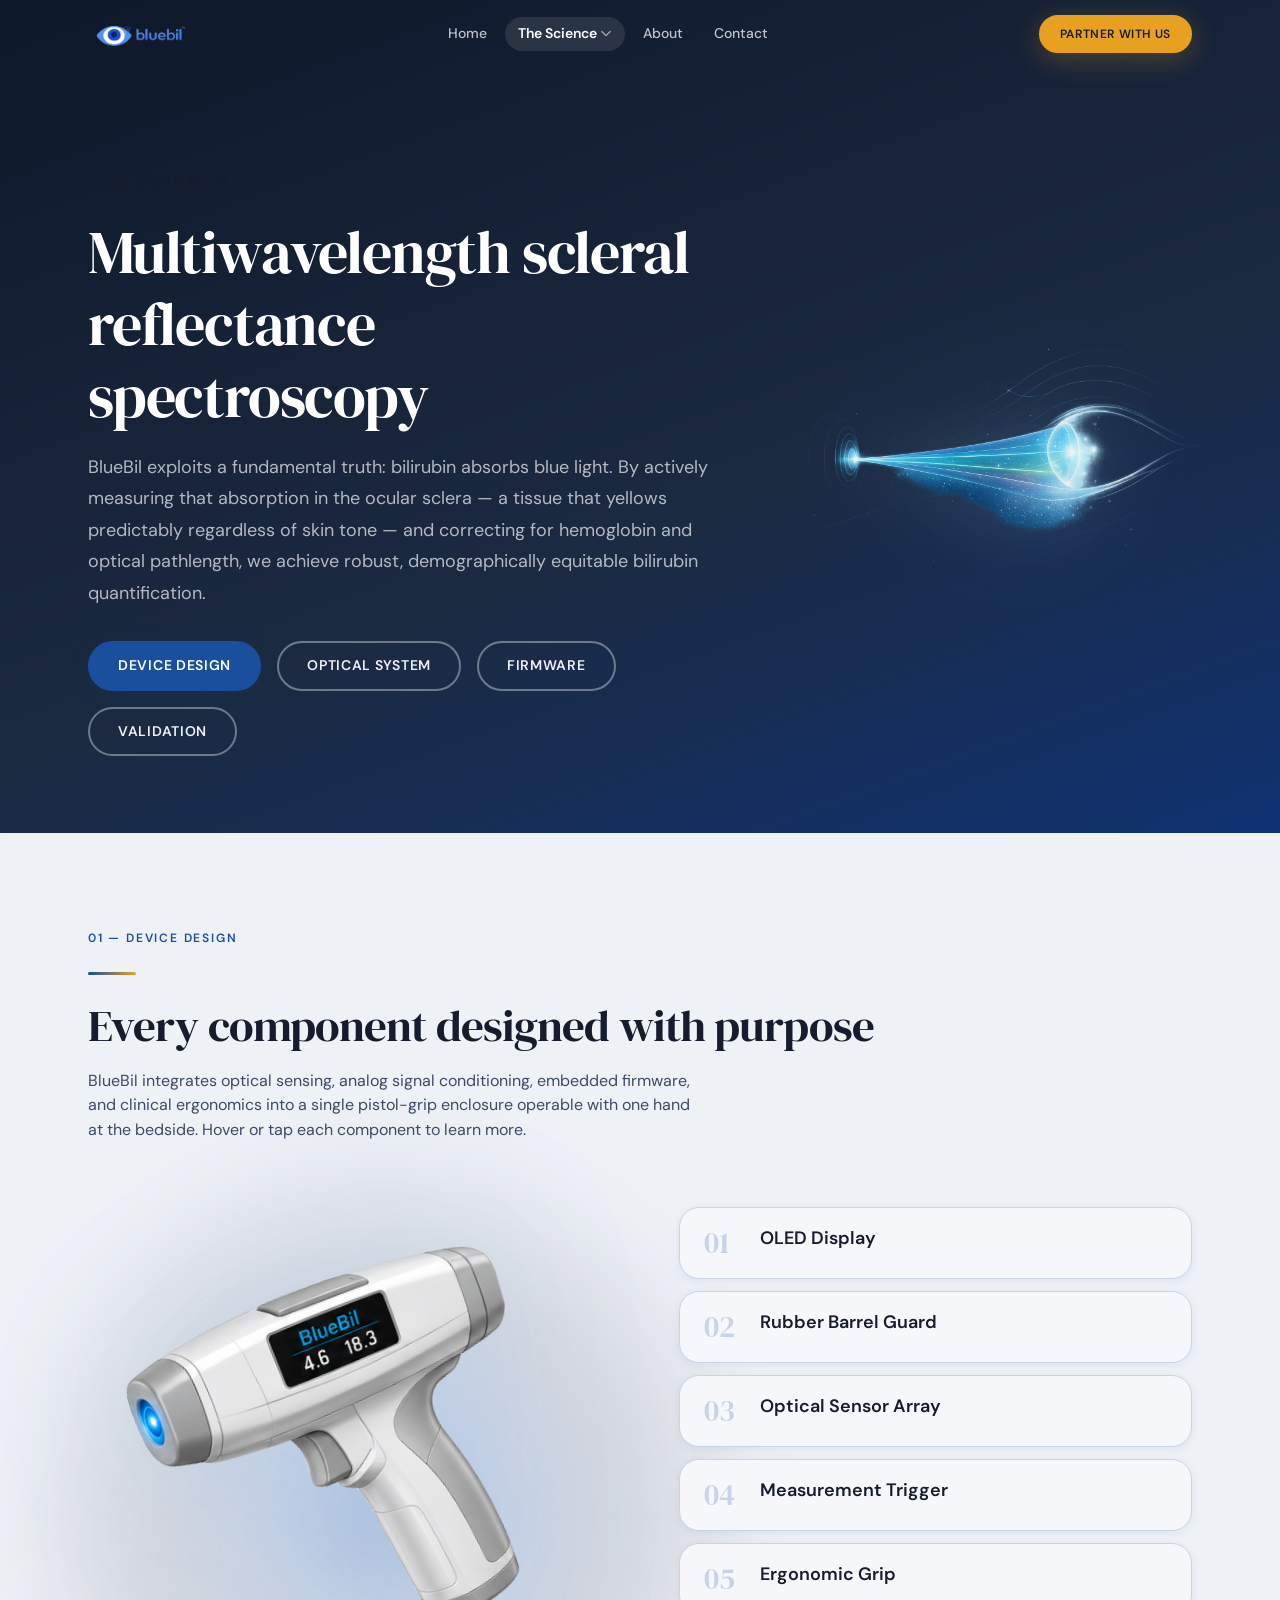
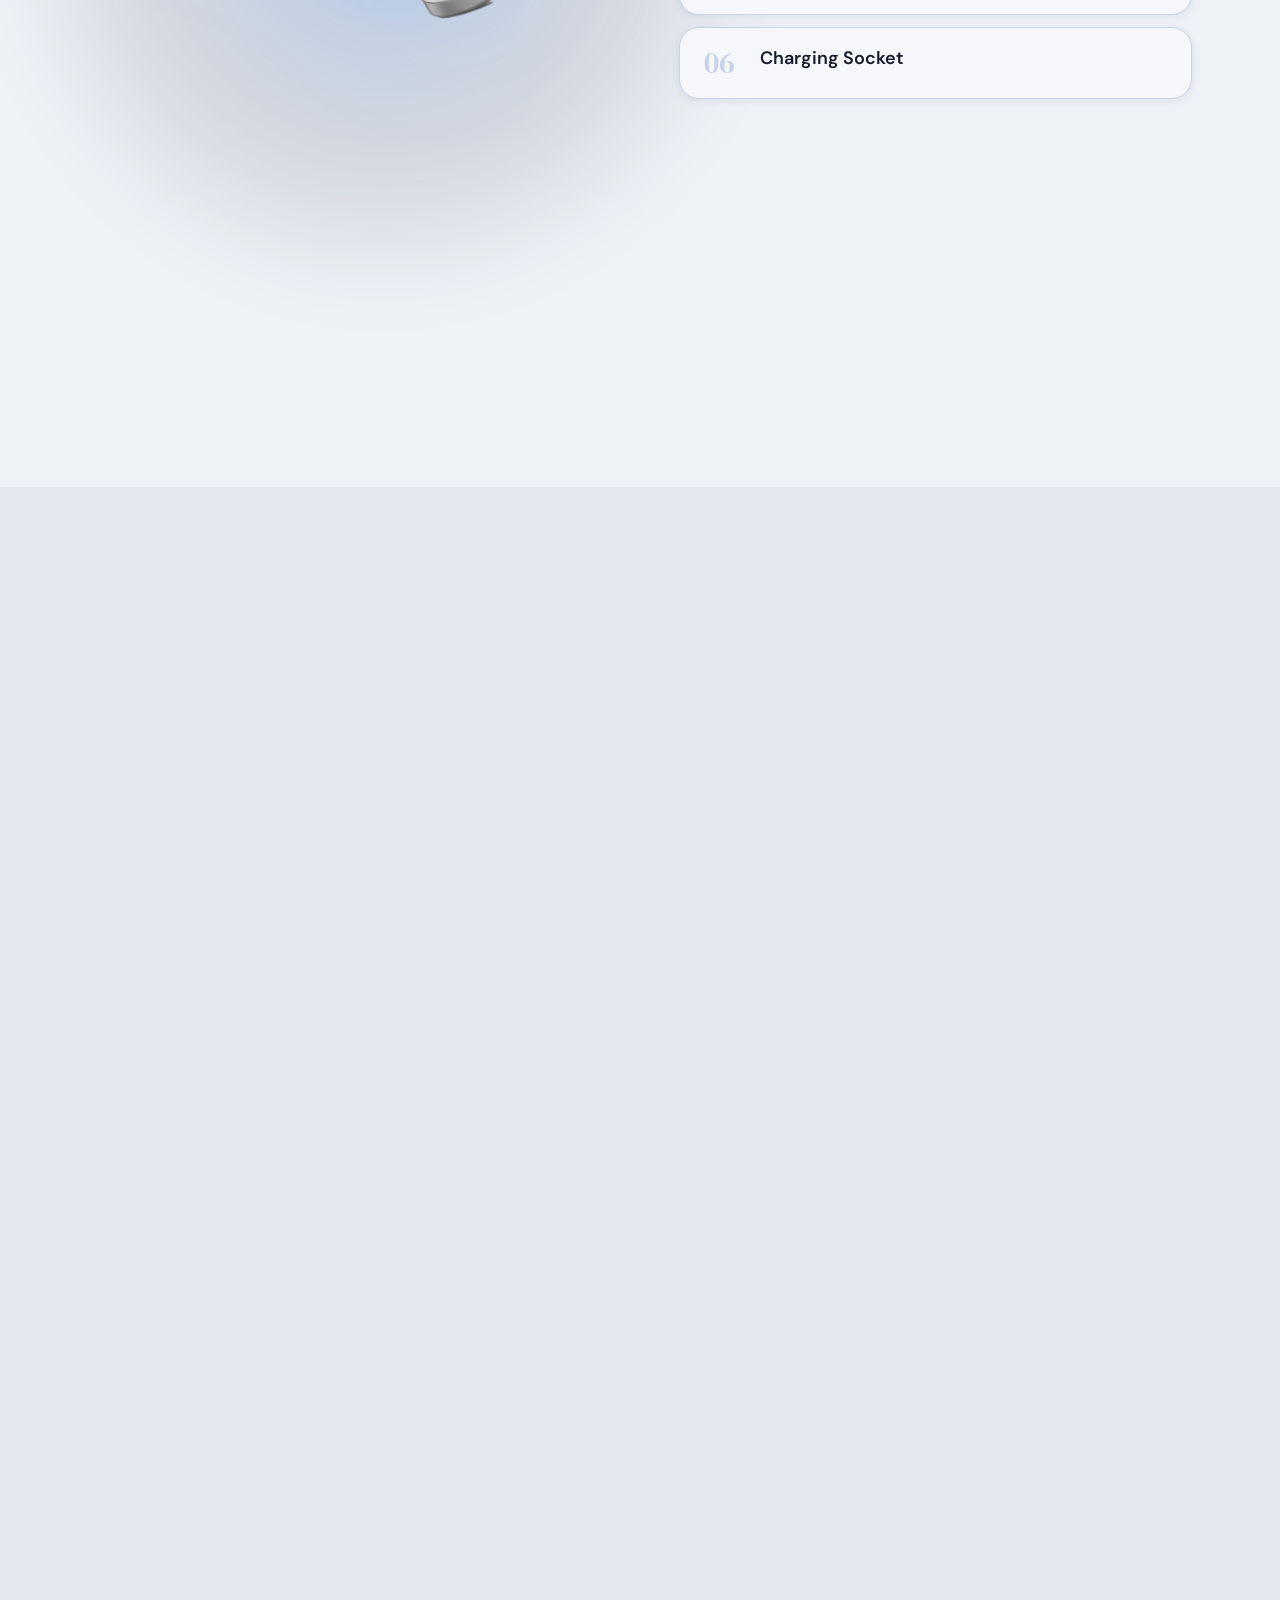
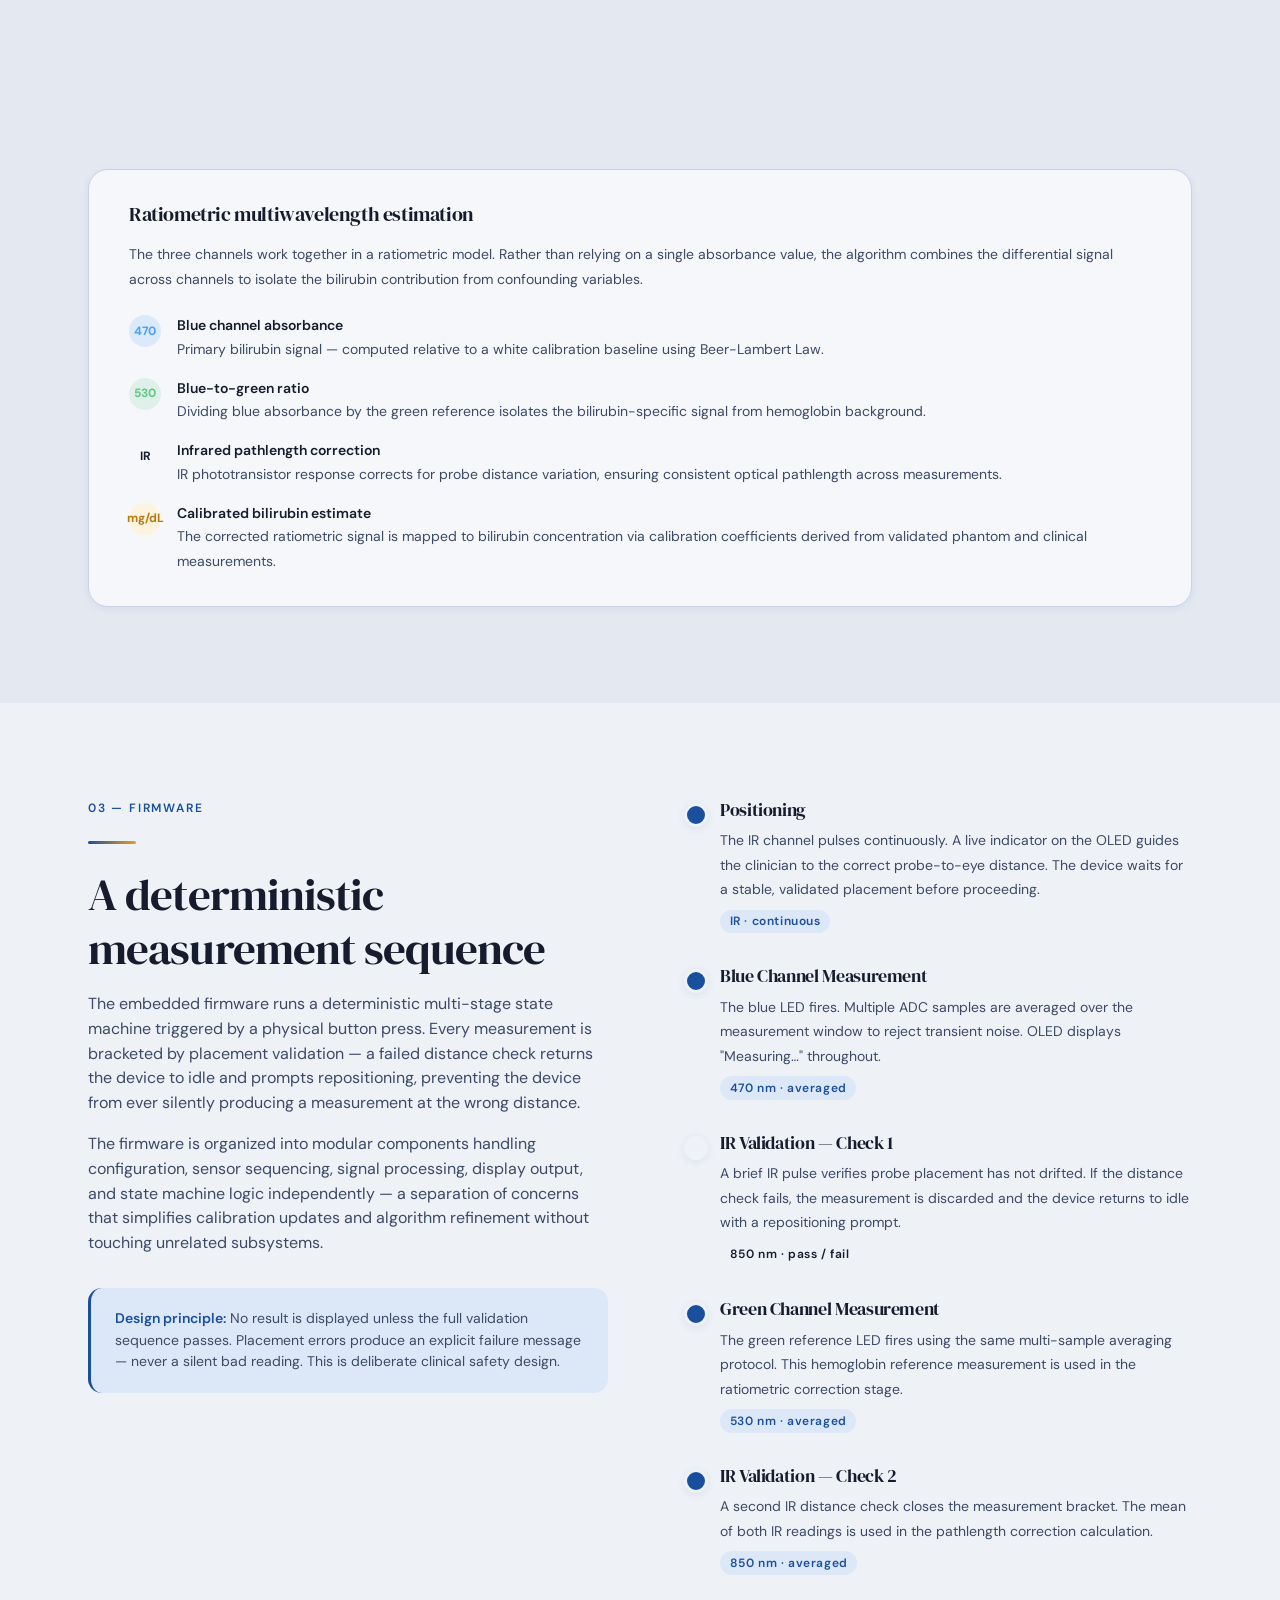
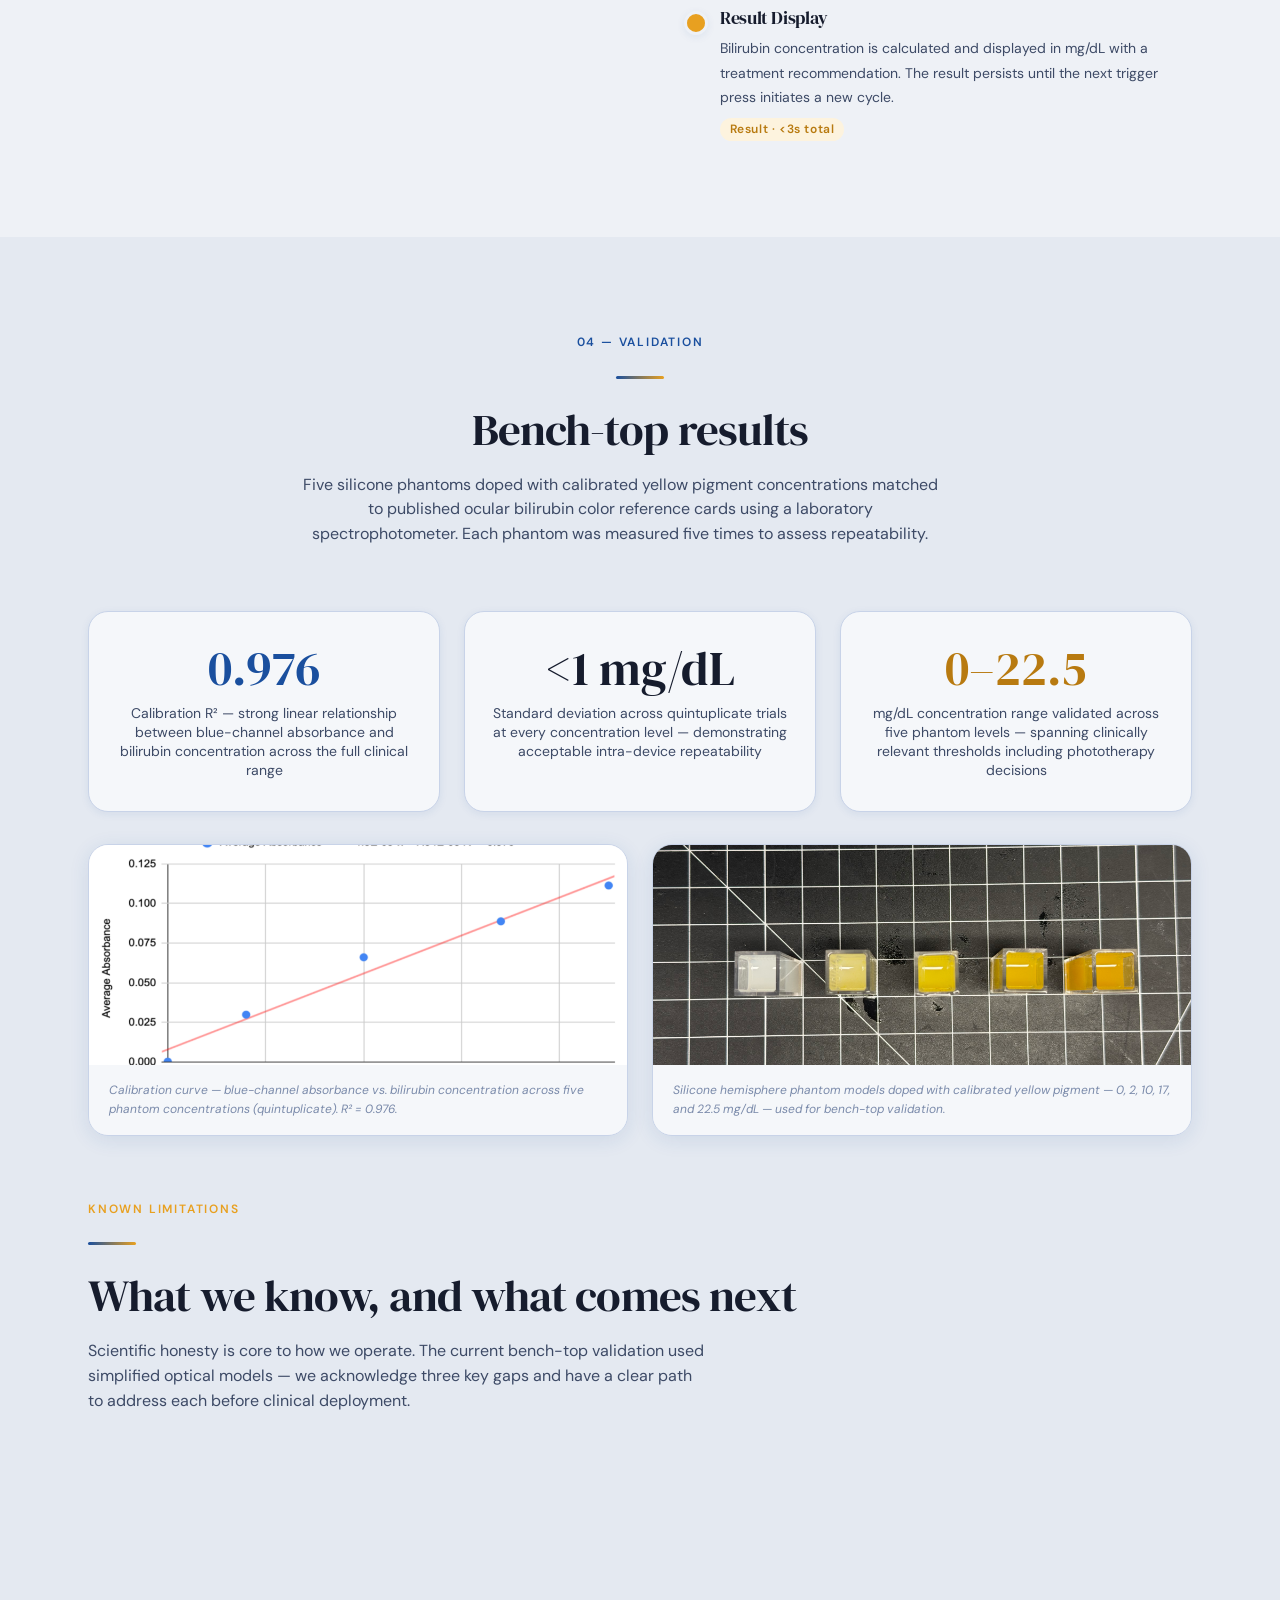
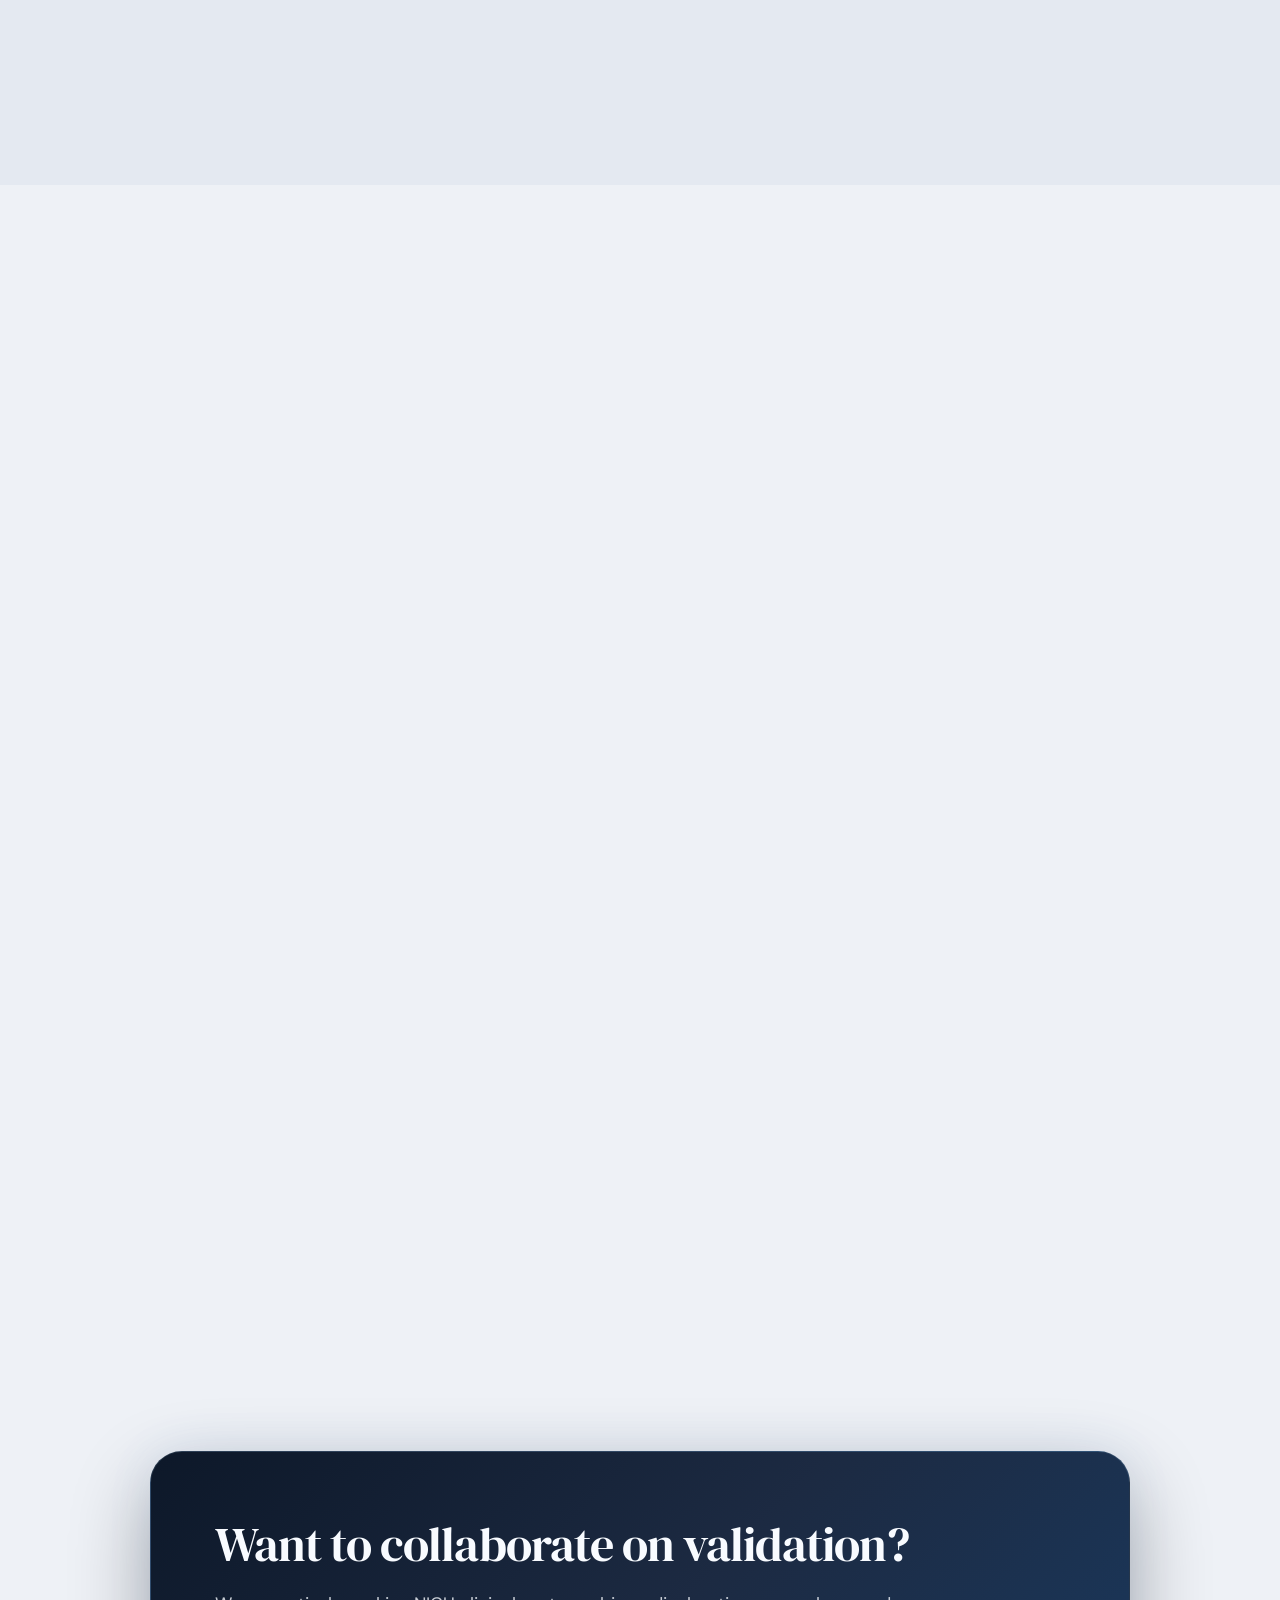
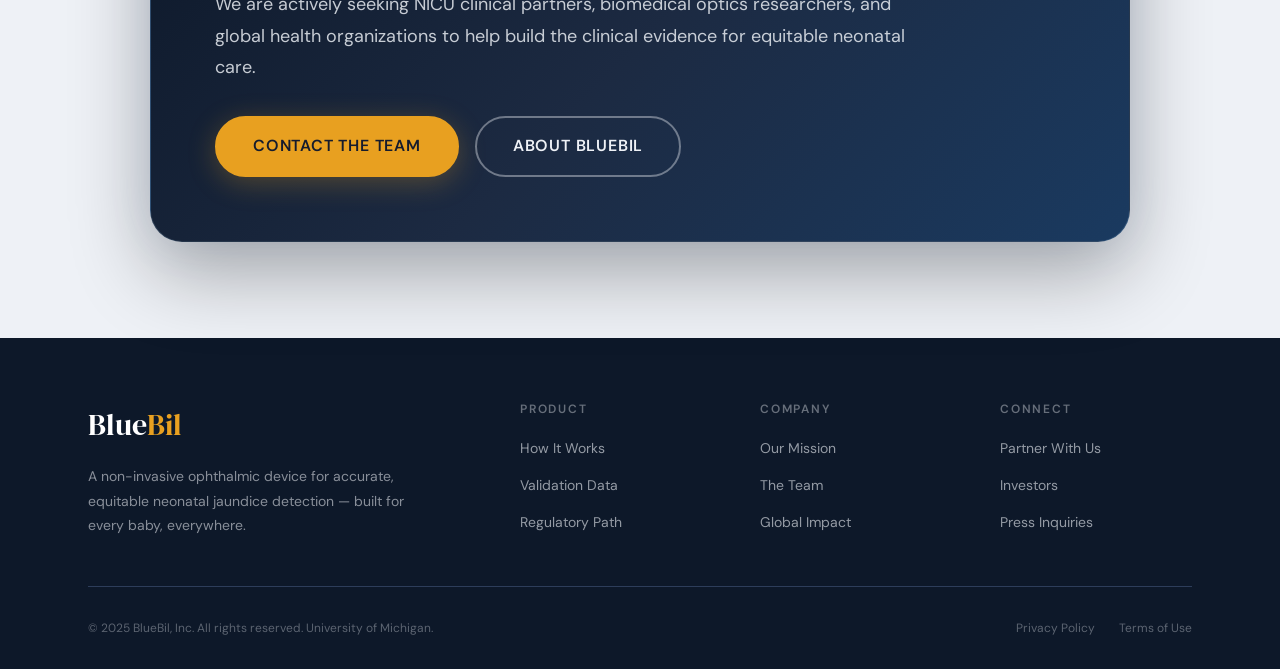
<file: science.html>
<!DOCTYPE html>
<html lang="en">
<head>
  <meta charset="UTF-8" />
  <meta name="viewport" content="width=device-width, initial-scale=1.0" />
  <meta name="description" content="BlueBil's scientific approach: multiwavelength scleral reflectance spectroscopy for non-invasive, skin-tone-independent neonatal bilirubin detection." />
  <title>The Science — BlueBil</title>
  <link rel="stylesheet" href="assets/css/tokens.css" />
  <link rel="stylesheet" href="assets/css/global.css" />
  <link rel="stylesheet" href="assets/css/nav-footer.css" />
  <link rel="stylesheet" href="assets/css/science.css" />
  <link rel="shortcut icon" href="assets/images/branding/logo-icon.png">
  <link rel="apple-touch-icon" href="assets/images/branding/logo-icon.png">
</head>

<body>

  <div id="nav-mount"></div>

  <main>

    <!-- PAGE HERO -->
    <section class="page-hero" aria-label="The Science overview">
      <div class="container">
        <div class="page-hero-inner">
          <!-- Left: copy -->
          <div class="page-hero-copy">
            <p class="label" style="color:var(--color-ice)">The Science</p>

            <h1>
              Multiwavelength scleral<br>
              reflectance spectroscopy
            </h1>

            <p>
              BlueBil exploits a fundamental truth: bilirubin absorbs blue light.
              By actively measuring that absorption in the ocular sclera — a tissue
              that yellows predictably regardless of skin tone — and correcting for
              hemoglobin and optical pathlength, we achieve robust, demographically
              equitable bilirubin quantification.
            </p>

            <div class="page-hero-actions">
              <a href="#device-architecture" class="btn btn--primary">
                Device Design
              </a>

              <a href="#sensing" class="btn btn--outline-light">
                Optical System
              </a>

              <a href="#firmware" class="btn btn--outline-light">
                Firmware
              </a>

              <a href="#validation" class="btn btn--outline-light">
                Validation
              </a>
            </div>
          </div>

          <!-- Right: science visual -->
          <div class="page-hero-visual">
            <img
              class="page-hero-eye"
              src="assets/images/eye.png"
              alt="Optical sensing illustration"
            />
          </div>

        </div>
      </div>
    </section>


    <!-- 01 DEVICE ARCHITECTURE -->
    <section class="section" id="device-architecture" aria-labelledby="arch-heading">
      <div class="container">

        <div class="section-header reveal">
          <p class="label label--primary">01 — Device Design</p>
          <div class="divider"></div>
          <h2 id="arch-heading">Every component designed with purpose</h2>
          <p style="max-width:620px;margin-top:var(--space-4)">
            BlueBil integrates optical sensing, analog signal conditioning,
            embedded firmware, and clinical ergonomics into a single pistol-grip
            enclosure operable with one hand at the bedside. Hover or tap each
            component to learn more.
          </p>
        </div>

        <div class="device-arch-layout">

          <div class="device-arch-diagram reveal">
            <div class="diagram-img-wrap">
              <img
                src="assets/images/device/device.png"
                alt="Labeled diagram of the BlueBil device showing all major components"
                class="diagram-img"
                draggable="false"
              />
              <div class="diagram-highlight" data-part="oled"     aria-hidden="true"></div>
              <div class="diagram-highlight" data-part="barrel"   aria-hidden="true"></div>
              <div class="diagram-highlight" data-part="sensor"   aria-hidden="true"></div>
              <div class="diagram-highlight" data-part="trigger"  aria-hidden="true"></div>
              <div class="diagram-highlight" data-part="grip"     aria-hidden="true"></div>
              <div class="diagram-highlight" data-part="charging" aria-hidden="true"></div>
            </div>
          </div>

          <div class="device-arch-parts reveal reveal-delay-1">

            <button class="part-item" data-part="oled" aria-pressed="false">
              <div class="part-number" aria-hidden="true">01</div>
              <div class="part-content">
                <div class="part-name">OLED Display</div>
                <p class="part-desc">
                  Integrated screen shows a live positioning indicator during
                  probe placement, real-time measurement status, and the final
                  bilirubin concentration in mg/dL alongside a treatment
                  recommendation aligned with AAP guidelines.
                </p>
              </div>
            </button>

            <button class="part-item" data-part="barrel" aria-pressed="false">
              <div class="part-number" aria-hidden="true">02</div>
              <div class="part-content">
                <div class="part-name">Rubber Barrel Guard</div>
                <p class="part-desc">
                  A custom silicone seal creates a light-tight contact against
                  the periorbital region, blocking ambient light interference.
                  A key improvement over earlier open-probe designs that were
                  sensitive to room lighting conditions.
                </p>
              </div>
            </button>

            <button class="part-item" data-part="sensor" aria-pressed="false">
              <div class="part-number" aria-hidden="true">03</div>
              <div class="part-content">
                <div class="part-name">Optical Sensor Array</div>
                <p class="part-desc">
                  Three LED–phototransistor pairs operating at 470 nm, 530 nm,
                  and 850 nm are housed in the probe end. Each channel fires in
                  sequence under embedded firmware control, with analog output
                  conditioned before reaching the ADC.
                </p>
              </div>
            </button>

            <button class="part-item" data-part="trigger" aria-pressed="false">
              <div class="part-number" aria-hidden="true">04</div>
              <div class="part-content">
                <div class="part-name">Measurement Trigger</div>
                <p class="part-desc">
                  A physical momentary button initiates the full measurement
                  sequence. Single-handed operation — the clinician positions
                  the probe, confirms placement via the OLED indicator, and
                  fires. Full cycle completes in under three seconds.
                </p>
              </div>
            </button>

            <button class="part-item" data-part="grip" aria-pressed="false">
              <div class="part-number" aria-hidden="true">05</div>
              <div class="part-content">
                <div class="part-name">Ergonomic Grip</div>
                <p class="part-desc">
                  The pistol-grip form factor is modeled after the tympanic
                  thermometer — a familiar tool in neonatal care. The housing
                  contains all electronics, power management, and the signal
                  conditioning board in a compact, portable enclosure.
                </p>
              </div>
            </button>

            <button class="part-item" data-part="charging" aria-pressed="false">
              <div class="part-number" aria-hidden="true">06</div>
              <div class="part-content">
                <div class="part-name">Charging Socket</div>
                <p class="part-desc">
                  A rechargeable lithium battery powers the device via a
                  regulated supply with complete isolation between the analog
                  sensing domain and the digital processing domain to prevent
                  noise coupling. No consumables required.
                </p>
              </div>
            </button>

          </div>
        </div>

        <div class="arch-specs-strip reveal">
          <div class="arch-spec">
            <div class="arch-spec__value">3</div>
            <div class="arch-spec__label">Optical channels</div>
          </div>
          <div class="arch-spec">
            <div class="arch-spec__value">Non-contact</div>
            <div class="arch-spec__label">Eye measurement</div>
          </div>
          <div class="arch-spec">
            <div class="arch-spec__value">&lt;3s</div>
            <div class="arch-spec__label">Full cycle time</div>
          </div>
          <div class="arch-spec">
            <div class="arch-spec__value">Dual</div>
            <div class="arch-spec__label">Power domains</div>
          </div>
          <div class="arch-spec">
            <div class="arch-spec__value">Zero</div>
            <div class="arch-spec__label">Consumables</div>
          </div>
        </div>

      </div>
    </section>


    <!-- 02 OPTICAL SYSTEM -->
    <section class="section section--alt" id="sensing" aria-labelledby="sclera-heading">
      <div class="container">

        <div class="section-header reveal">
          <p class="label label--primary">02 — Optical System</p>
          <div class="divider"></div>
          <h2 id="sclera-heading">Why the sclera — and how we read it</h2>
          <p style="max-width:680px;margin-top:var(--space-4)">
            Melanin, the pigment responsible for skin tone variation, is absent
            from scleral tissue. Bilirubin deposits uniformly in the sclera as
            serum levels rise — creating a predictable, measurable optical signal
            that behaves identically across all patients, regardless of race or
            skin tone. This is the core equity innovation of BlueBil.
          </p>
        </div>

        <div class="formula-block reveal reveal-delay-1" style="margin-bottom:var(--space-12)">
          <div class="formula-label">Beer-Lambert Law — Foundation of BlueBil</div>
          <div class="formula-eq">
            <span>A</span> = log(<em>I₀</em> / <span>I</span>)
          </div>
          <div class="formula-key">
            <div class="formula-key-item"><strong>A</strong> — Absorbance</div>
            <div class="formula-key-item"><strong>I₀</strong> — Reference intensity (calibration baseline)</div>
            <div class="formula-key-item"><strong>I</strong> — Reflected intensity from sclera</div>
          </div>
        </div>

        <div class="section-header reveal">
          <p class="label label--primary">Three-Channel Architecture</p>
          <div class="divider"></div>
          <h2>Each wavelength plays a distinct role</h2>
        </div>

        <div class="wavelength-grid reveal reveal-delay-1">

          <div class="wavelength-card wavelength-card--blue">
            <div class="wavelength-role">Primary Channel</div>
            <div class="wavelength-nm wavelength-nm--blue">470<span class="wavelength-unit">nm</span></div>
            <h3>Blue — Bilirubin Signal</h3>
            <p>
              Bilirubin absorbs maximally near 470 nm. The blue channel is the
              primary measurement — absorbance at this wavelength is the core
              indicator of scleral bilirubin concentration. All exposures are
              maintained well below established ocular safety thresholds
              per IEC 62471.
            </p>
          </div>

          <div class="wavelength-card wavelength-card--green">
            <div class="wavelength-role">Reference Channel</div>
            <div class="wavelength-nm wavelength-nm--green">530<span class="wavelength-unit">nm</span></div>
            <h3>Green — Hemoglobin Correction</h3>
            <p>
              Hemoglobin absorbs at wavelengths that overlap with the
              bilirubin-dominant blue channel. The green reference channel
              captures this vascular contribution, enabling a differential
              correction that isolates the bilirubin-specific signal from
              background hemoglobin absorption.
            </p>
          </div>

          <div class="wavelength-card wavelength-card--ice">
            <div class="wavelength-role">Distance Verification</div>
            <div class="wavelength-nm wavelength-nm--ice">850<span class="wavelength-unit">nm</span></div>
            <h3>Infrared — Pathlength Control</h3>
            <p>
              Infrared reflectance is insensitive to tissue pigmentation but
              highly sensitive to probe-to-tissue distance. Two IR verification
              checks bracket every measurement, confirming consistent optical
              pathlength and flagging any positioning errors before a result
              is displayed.
            </p>
          </div>

        </div>

        <div style="margin-top:var(--space-12)" class="reveal">
          <div class="approach-block">
            <h4>Ratiometric multiwavelength estimation</h4>
            <p style="font-size:var(--text-sm);color:var(--color-ink-mid);
                      margin-bottom:var(--space-6);line-height:var(--leading-loose)">
              The three channels work together in a ratiometric model.
              Rather than relying on a single absorbance value, the algorithm
              combines the differential signal across channels to isolate the
              bilirubin contribution from confounding variables.
            </p>
            <div class="approach-steps">
              <div class="approach-step">
                <div class="approach-step__icon approach-step__icon--blue">470</div>
                <div class="approach-step__text">
                  <strong>Blue channel absorbance</strong>
                  <span>Primary bilirubin signal — computed relative to a white calibration baseline using Beer-Lambert Law.</span>
                </div>
              </div>
              <div class="approach-step">
                <div class="approach-step__icon approach-step__icon--green">530</div>
                <div class="approach-step__text">
                  <strong>Blue-to-green ratio</strong>
                  <span>Dividing blue absorbance by the green reference isolates the bilirubin-specific signal from hemoglobin background.</span>
                </div>
              </div>
              <div class="approach-step">
                <div class="approach-step__icon approach-step__icon--ice">IR</div>
                <div class="approach-step__text">
                  <strong>Infrared pathlength correction</strong>
                  <span>IR phototransistor response corrects for probe distance variation, ensuring consistent optical pathlength across measurements.</span>
                </div>
              </div>
              <div class="approach-step">
                <div class="approach-step__icon approach-step__icon--gold">mg/dL</div>
                <div class="approach-step__text">
                  <strong>Calibrated bilirubin estimate</strong>
                  <span>The corrected ratiometric signal is mapped to bilirubin concentration via calibration coefficients derived from validated phantom and clinical measurements.</span>
                </div>
              </div>
            </div>
          </div>
        </div>

      </div>
    </section>


    <!-- 03 FIRMWARE -->
    <section class="section" id="firmware" aria-labelledby="firmware-heading">
      <div class="container">
        <div class="grid-2" style="align-items:start;gap:var(--space-16)">

          <div class="reveal">
            <p class="label label--primary">03 — Firmware</p>
            <div class="divider"></div>
            <h2 id="firmware-heading">A deterministic measurement sequence</h2>
            <p style="margin-top:var(--space-4)">
              The embedded firmware runs a deterministic multi-stage state machine
              triggered by a physical button press. Every measurement is bracketed
              by placement validation — a failed distance check returns the device
              to idle and prompts repositioning, preventing the device from ever
              silently producing a measurement at the wrong distance.
            </p>
            <p style="margin-top:var(--space-4)">
              The firmware is organized into modular components handling
              configuration, sensor sequencing, signal processing, display output,
              and state machine logic independently — a separation of concerns that
              simplifies calibration updates and algorithm refinement without
              touching unrelated subsystems.
            </p>
            <div style="margin-top:var(--space-8);padding:var(--space-5) var(--space-6);
                        background:var(--color-primary-tint);border-radius:var(--radius-lg);
                        border-left:3px solid var(--color-primary)">
              <p style="font-size:var(--text-sm);color:var(--color-ink-mid);margin:0">
                <strong style="color:var(--color-primary)">Design principle:</strong>
                No result is displayed unless the full validation sequence passes.
                Placement errors produce an explicit failure message — never a
                silent bad reading. This is deliberate clinical safety design.
              </p>
            </div>
          </div>

          <div class="state-machine reveal reveal-delay-1">

            <div class="state-step">
              <div class="state-dot"></div>
              <div class="state-content">
                <h4>Positioning</h4>
                <p>
                  The IR channel pulses continuously. A live indicator on the
                  OLED guides the clinician to the correct probe-to-eye distance.
                  The device waits for a stable, validated placement before proceeding.
                </p>
                <span class="state-tag">IR · continuous</span>
              </div>
            </div>

            <div class="state-step">
              <div class="state-dot"></div>
              <div class="state-content">
                <h4>Blue Channel Measurement</h4>
                <p>
                  The blue LED fires. Multiple ADC samples are averaged over
                  the measurement window to reject transient noise.
                  OLED displays "Measuring…" throughout.
                </p>
                <span class="state-tag">470 nm · averaged</span>
              </div>
            </div>

            <div class="state-step">
              <div class="state-dot"></div>
              <div class="state-content">
                <h4>IR Validation — Check 1</h4>
                <p>
                  A brief IR pulse verifies probe placement has not drifted.
                  If the distance check fails, the measurement is discarded
                  and the device returns to idle with a repositioning prompt.
                </p>
                <span class="state-tag">850 nm · pass / fail</span>
              </div>
            </div>

            <div class="state-step">
              <div class="state-dot"></div>
              <div class="state-content">
                <h4>Green Channel Measurement</h4>
                <p>
                  The green reference LED fires using the same multi-sample
                  averaging protocol. This hemoglobin reference measurement
                  is used in the ratiometric correction stage.
                </p>
                <span class="state-tag">530 nm · averaged</span>
              </div>
            </div>

            <div class="state-step">
              <div class="state-dot"></div>
              <div class="state-content">
                <h4>IR Validation — Check 2</h4>
                <p>
                  A second IR distance check closes the measurement bracket.
                  The mean of both IR readings is used in the pathlength
                  correction calculation.
                </p>
                <span class="state-tag">850 nm · averaged</span>
              </div>
            </div>

            <div class="state-step">
              <div class="state-dot"></div>
              <div class="state-content">
                <h4>Result Display</h4>
                <p>
                  Bilirubin concentration is calculated and displayed in
                  mg/dL with a treatment recommendation. The result persists
                  until the next trigger press initiates a new cycle.
                </p>
                <span class="state-tag">Result · &lt;3s total</span>
              </div>
            </div>

          </div>
        </div>
      </div>
    </section>


    <!-- 04 VALIDATION -->
    <section class="section section--alt" id="validation" aria-labelledby="validation-heading">
      <div class="container">

        <div class="section-header--center reveal">
          <p class="label label--primary">04 — Validation</p>
          <div class="divider divider--center"></div>
          <h2 id="validation-heading">Bench-top results</h2>
          <p style="margin-top:var(--space-4);max-width:640px">
            Five silicone phantoms doped with calibrated yellow
            pigment concentrations matched to published ocular bilirubin color
            reference cards using a laboratory spectrophotometer. Each phantom
            was measured five times to assess repeatability.
          </p>
        </div>

        <div class="data-cards reveal reveal-delay-1">
          <div class="data-card">
            <div class="data-card__value">0.976</div>
            <div class="data-card__label">
              Calibration R² — strong linear relationship between blue-channel
              absorbance and bilirubin concentration across the full clinical range
            </div>
          </div>
          <div class="data-card data-card--ice">
            <div class="data-card__value">&lt;1 mg/dL</div>
            <div class="data-card__label">
              Standard deviation across quintuplicate trials at every concentration
              level — demonstrating acceptable intra-device repeatability
            </div>
          </div>
          <div class="data-card data-card--accent">
            <div class="data-card__value">0–22.5</div>
            <div class="data-card__label">
              mg/dL concentration range validated across five phantom levels —
              spanning clinically relevant thresholds including phototherapy decisions
            </div>
          </div>
        </div>

        <div class="validation-images reveal reveal-delay-2">
          <div class="validation-img-wrap">
            <img
              src="assets/images/science/calibration-curve.png"
              alt="BlueBil calibration curve — R squared 0.976 linear relationship between blue-channel absorbance and bilirubin concentration"
            />
            <div class="validation-img-caption">
              Calibration curve — blue-channel absorbance vs. bilirubin
              concentration across five phantom concentrations (quintuplicate). R² = 0.976.
            </div>
          </div>
          <div class="validation-img-wrap">
            <img
              src="assets/images/science/phantom-samples.jpeg"
              alt="Five silicone hemisphere scleral phantom samples showing graduated yellow pigment concentrations from 0 to 22.5 mg/dL"
            />
            <div class="validation-img-caption">
              Silicone hemisphere phantom models doped with calibrated yellow pigment —
              0, 2, 10, 17, and 22.5 mg/dL — used for bench-top validation.
            </div>
          </div>
        </div>

        <div style="margin-top:var(--space-16)">
          <div class="section-header reveal">
            <p class="label label--accent">Known Limitations</p>
            <div class="divider"></div>
            <h2>What we know, and what comes next</h2>
            <p style="max-width:620px;margin-top:var(--space-4)">
              Scientific honesty is core to how we operate. The current bench-top
              validation used simplified optical models — we acknowledge three key
              gaps and have a clear path to address each before clinical deployment.
            </p>
          </div>

          <div class="limitations-grid reveal reveal-delay-1">
            <div class="limitation-card">
              <h4>Light Scattering</h4>
              <p>
                Silicone phantoms do not replicate the fibrous collagen
                microstructure of real scleral tissue, which influences how light
                scatters and penetrates. Next step: tissue-realistic scattering
                phantoms incorporating TiO₂ to better model scleral optical behavior.
              </p>
            </div>
            <div class="limitation-card limitation-card--accent">
              <h4>Hemoglobin Interference</h4>
              <p>
                Current phantoms contain no vascular component, so the green
                channel correction has not yet been validated against real hemoglobin
                spectral contributions. Next step: vascularity phantoms with red-dye
                simulation and dual-wavelength calibration refinement.
              </p>
            </div>
            <div class="limitation-card limitation-card--ice">
              <h4>Population Variability</h4>
              <p>
                Scleral thickness varies across the neonatal population and influences
                optical pathlength. Homogeneous phantoms cannot capture this
                inter-subject variability. Next step: paired TSB-BlueBil clinical
                measurements across a diverse neonatal population.
              </p>
            </div>
          </div>
        </div>

      </div>
    </section>


    <!-- REGULATORY -->
    <section class="section" id="regulatory" aria-labelledby="reg-heading">
      <div class="container">

        <div class="section-header--center reveal">
          <p class="label label--primary">Regulatory Pathway</p>
          <div class="divider divider--center"></div>
          <h2 id="reg-heading">510(k) clearance via established predicate</h2>
          <p style="margin-top:var(--space-4);max-width:660px">
            BlueBil is intended as a non-invasive adjunctive screening tool —
            not an initial replacement for total serum bilirubin confirmation.
            We are pursuing FDA Class II clearance via 510(k) premarket notification.
          </p>
        </div>

        <div class="reg-grid reveal reveal-delay-1">

          <div class="reg-item">
            <div class="reg-icon">
              <svg viewBox="0 0 24 24" fill="none" stroke="currentColor" stroke-width="2" stroke-linecap="round" stroke-linejoin="round">
                <path d="M22 11.08V12a10 10 0 1 1-5.93-9.14"/><polyline points="22 4 12 14.01 9 11.01"/>
              </svg>
            </div>
            <div>
              <h4>Predicate Device</h4>
              <p>An established FDA-cleared transcutaneous bilirubinometer (Class II, device code IYO) provides substantial equivalence for intended use — non-invasive bilirubin estimation in neonates. The scleral measurement site strengthens the equivalence argument by addressing the predicate's documented limitations.</p>
            </div>
          </div>

          <div class="reg-item">
            <div class="reg-icon">
              <svg viewBox="0 0 24 24" fill="none" stroke="currentColor" stroke-width="2" stroke-linecap="round" stroke-linejoin="round">
                <path d="M12 22s8-4 8-10V5l-8-3-8 3v7c0 6 8 10 8 10z"/>
              </svg>
            </div>
            <div>
              <h4>Photobiological Safety</h4>
              <p>IEC 62471 compliance is required for any eye-directed LED system. All BlueBil optical exposures are engineered and verified to remain well below established safety thresholds for both the blue and infrared channels.</p>
            </div>
          </div>

          <div class="reg-item">
            <div class="reg-icon">
              <svg viewBox="0 0 24 24" fill="none" stroke="currentColor" stroke-width="2" stroke-linecap="round" stroke-linejoin="round">
                <rect x="2" y="3" width="20" height="14" rx="2"/><line x1="8" y1="21" x2="16" y2="21"/><line x1="12" y1="17" x2="12" y2="21"/>
              </svg>
            </div>
            <div>
              <h4>Analytical Performance</h4>
              <p>510(k) submission will require demonstrated accuracy against total serum bilirubin across a diverse neonatal population. Clinical pilots are planned with domestic and international NICU partners, including Komfo Anokye Teaching Hospital in Kumasi, Ghana.</p>
            </div>
          </div>

          <div class="reg-item">
            <div class="reg-icon">
              <svg viewBox="0 0 24 24" fill="none" stroke="currentColor" stroke-width="2" stroke-linecap="round" stroke-linejoin="round">
                <circle cx="12" cy="12" r="10"/><line x1="12" y1="8" x2="12" y2="12"/><line x1="12" y1="16" x2="12.01" y2="16"/>
              </svg>
            </div>
            <div>
              <h4>Pre-Submission Meeting</h4>
              <p>Given the ocular measurement site, we plan a Q-Sub pre-submission meeting with FDA's ophthalmic devices division following completion of our clinical pilot study, to clarify the review pathway and align on performance benchmarks.</p>
            </div>
          </div>

          <div class="reg-item">
            <div class="reg-icon">
              <svg viewBox="0 0 24 24" fill="none" stroke="currentColor" stroke-width="2" stroke-linecap="round" stroke-linejoin="round">
                <line x1="12" y1="1" x2="12" y2="23"/><path d="M17 5H9.5a3.5 3.5 0 0 0 0 7h5a3.5 3.5 0 0 1 0 7H6"/>
              </svg>
            </div>
            <div>
              <h4>Reimbursement Path</h4>
              <p>Neonatal bilirubin monitoring has established reimbursement precedent in US healthcare. Transcutaneous devices are already integrated into NICU billing workflows. BlueBil targets existing DRG bundle structures, with potential for a dedicated CPT code following FDA clearance.</p>
            </div>
          </div>

          <div class="reg-item">
            <div class="reg-icon">
              <svg viewBox="0 0 24 24" fill="none" stroke="currentColor" stroke-width="2" stroke-linecap="round" stroke-linejoin="round">
                <circle cx="12" cy="12" r="10"/><line x1="2" y1="12" x2="22" y2="12"/>
                <path d="M12 2a15.3 15.3 0 0 1 4 10 15.3 15.3 0 0 1-4 10 15.3 15.3 0 0 1-4-10 15.3 15.3 0 0 1 4-10z"/>
              </svg>
            </div>
            <div>
              <h4>Intellectual Property</h4>
              <p>We have engaged the University of Michigan Innovation Partnerships office for a formal prior art search and patentability assessment. The active multiwavelength scleral probe approach with integrated pathlength verification appears to represent a novel and non-obvious combination over existing prior art.</p>
            </div>
          </div>

        </div>
      </div>
    </section>


    <!-- CTA -->
    <section class="section" aria-label="Collaborate with BlueBil">
      <div class="container">
        <div class="cta-banner reveal"
             style="background:linear-gradient(135deg,var(--color-dark) 0%,var(--color-dark-mid) 50%,#1a3a60 100%);border:1px solid rgba(168,216,248,0.15)">
          <h2>Want to collaborate on validation?</h2>
          <p>We are actively seeking NICU clinical partners, biomedical optics researchers, and global health organizations to help build the clinical evidence for equitable neonatal care.</p>
          <div class="cta-actions">
            <a href="contact.html" class="btn btn--accent btn--lg">Contact the Team</a>
            <a href="about.html" class="btn btn--outline-light btn--lg">About BlueBil</a>
          </div>
        </div>
      </div>
    </section>

  </main>

  <div id="footer-mount"></div>

  <script src="assets/js/components.js"></script>
  <script src="assets/js/nav.js"></script>
  <script src="assets/js/animate.js"></script>
  <script>
    document.addEventListener('DOMContentLoaded', () => {
      const nav = document.querySelector('.site-nav');
      if (nav) nav.classList.add('nav-light');

      const diagramWrap = document.querySelector('.diagram-img-wrap');
      const partItems = document.querySelectorAll('.part-item');
      const highlights = document.querySelectorAll('.diagram-highlight');

      if (!diagramWrap || !partItems.length || !highlights.length) return;

      function showHighlight(part) {
        highlights.forEach(highlight => {
          highlight.classList.toggle('is-active', highlight.dataset.part === part);
        });
      }

      function clearHighlightUnlessExpanded() {
        const activeItem = document.querySelector('.part-item.is-active');
        showHighlight(activeItem ? activeItem.dataset.part : null);
      }

      function clearExpanded() {
        partItems.forEach(item => {
          item.classList.remove('is-active');
          item.setAttribute('aria-pressed', 'false');
        });
        highlights.forEach(highlight => highlight.classList.remove('is-active'));
      }

      partItems.forEach(item => {
        const part = item.dataset.part;

        item.addEventListener('mouseenter', () => showHighlight(part));

        item.addEventListener('mouseleave', clearHighlightUnlessExpanded);

        item.addEventListener('focus', () => showHighlight(part));

        item.addEventListener('click', () => {
          const wasActive = item.classList.contains('is-active');

          clearExpanded();

          if (!wasActive) {
            item.classList.add('is-active');
            item.setAttribute('aria-pressed', 'true');
            showHighlight(part);
          }
        });
      });
    });
</script>


</body>
</html>
</file>
<file: assets/css/tokens.css>
/* ============================================================
   BlueBil Design Tokens — Single Source of Truth
   All colors, typography, spacing, and shadows live here.
   Import this file first in every stylesheet.
   ============================================================ */

@import url('https://fonts.googleapis.com/css2?family=DM+Serif+Display:ital@0;1&family=DM+Sans:ital,opsz,wght@0,9..40,300;0,9..40,400;0,9..40,500;0,9..40,600;0,9..40,700;1,9..40,300;1,9..40,400&display=swap');

:root {

  /* ── COLORS ────────────────────────────────────────────── */

  /* Backgrounds (replace pure white) */
  --color-bg:           #eef1f6;   /* site background — pale cool grey */
  --color-bg-alt:       #e4e9f1;   /* slightly darker section alternative */
  --color-surface:      #f5f7fa;   /* card / panel surface */
  --color-surface-dark: #1c2233;   /* dark card / code block surface */

  /* Foregrounds (replace pure black) */
  --color-ink:          #161c2d;   /* primary text — near-black navy */
  --color-ink-mid:      #3d4a66;   /* secondary / subdued text */
  --color-ink-muted:    #7a8aaa;   /* placeholder, captions */
  --color-ink-inverse:  #eef1f6;   /* text on dark backgrounds */

  /* Primary blue family */
  --color-primary:      #1a4f9e;   /* main brand blue — deep navy */
  --color-primary-light:#2d6bcc;   /* hover / interactive lighter state */
  --color-primary-dark: #0f3272;   /* pressed / active state */
  --color-primary-tint: #dce8f8;   /* very light blue for backgrounds */

  /* Accent — amber gold (evokes bilirubin yellow, pops on blues) */
  --color-accent:       #e8a020;   /* primary accent */
  --color-accent-light: #f5c260;   /* lighter accent hover */
  --color-accent-dark:  #b87a10;   /* darker accent pressed */
  --color-accent-tint:  #fdf3de;   /* very light amber for backgrounds */

  /* Dark navy background (for hero and dark sections) */
  --color-dark:         #0d1829;   /* deepest dark — hero, footer */
  --color-dark-mid:     #1c2a42;   /* mid dark */
  --color-dark-surface: #243354;   /* card surface on dark bg */

  /* Semantic / utility */
  --color-border:       #c8d3e8;   /* default border */
  --color-border-dark:  #2d3d5a;   /* border on dark backgrounds */
  --color-success:      #18a066;
  --color-warning:      #e8a020;   /* reuses accent intentionally */
  --color-error:        #d94040;

  /* ── TYPOGRAPHY ────────────────────────────────────────── */

  --font-display: 'DM Serif Display', Georgia, serif;
  --font-body:    'DM Sans', system-ui, sans-serif;

  /* Scale (modular, 1.25 ratio) */
  --text-xs:    0.75rem;    /* 12px */
  --text-sm:    0.875rem;   /* 14px */
  --text-base:  1rem;       /* 16px */
  --text-md:    1.125rem;   /* 18px */
  --text-lg:    1.25rem;    /* 20px */
  --text-xl:    1.5rem;     /* 24px */
  --text-2xl:   1.875rem;   /* 30px */
  --text-3xl:   2.25rem;    /* 36px */
  --text-4xl:   3rem;       /* 48px */
  --text-5xl:   3.75rem;    /* 60px */
  --text-6xl:   4.5rem;     /* 72px */

  /* Weights */
  --weight-light:   300;
  --weight-regular: 400;
  --weight-medium:  500;
  --weight-semi:    600;
  --weight-bold:    700;

  /* Leading */
  --leading-tight:  1.2;
  --leading-snug:   1.35;
  --leading-normal: 1.55;
  --leading-loose:  1.75;

  /* Tracking */
  --tracking-tight:  -0.02em;
  --tracking-normal:  0;
  --tracking-wide:    0.05em;
  --tracking-wider:   0.1em;
  --tracking-widest:  0.15em;

  /* ── SPACING ───────────────────────────────────────────── */

  --space-1:   0.25rem;   /*  4px */
  --space-2:   0.5rem;    /*  8px */
  --space-3:   0.75rem;   /* 12px */
  --space-4:   1rem;      /* 16px */
  --space-5:   1.25rem;   /* 20px */
  --space-6:   1.5rem;    /* 24px */
  --space-8:   2rem;      /* 32px */
  --space-10:  2.5rem;    /* 40px */
  --space-12:  3rem;      /* 48px */
  --space-16:  4rem;      /* 64px */
  --space-20:  5rem;      /* 80px */
  --space-24:  6rem;      /* 96px */
  --space-32:  8rem;      /* 128px */

  /* ── LAYOUT ────────────────────────────────────────────── */

  --container-sm:  640px;
  --container-md:  768px;
  --container-lg:  1024px;
  --container-xl:  1200px;
  --container-2xl: 1400px;

  --page-padding-x: clamp(1.25rem, 5vw, 3rem);

  /* ── BORDERS & RADIUS ──────────────────────────────────── */

  --radius-sm:   4px;
  --radius-md:   8px;
  --radius-lg:   14px;
  --radius-xl:   20px;
  --radius-2xl:  32px;
  --radius-full: 9999px;

  --border-width: 1px;

  /* ── SHADOWS ───────────────────────────────────────────── */

  --shadow-xs:  0 1px 3px rgba(26,79,158,0.06);
  --shadow-sm:  0 2px 8px rgba(26,79,158,0.08);
  --shadow-md:  0 4px 20px rgba(26,79,158,0.11);
  --shadow-lg:  0 8px 40px rgba(26,79,158,0.14);
  --shadow-xl:  0 16px 64px rgba(26,79,158,0.18);
  --shadow-accent: 0 6px 28px rgba(232,160,32,0.28);

  /* ── TRANSITIONS ───────────────────────────────────────── */

  --ease-out:   cubic-bezier(0.0, 0.0, 0.2, 1);
  --ease-in:    cubic-bezier(0.4, 0.0, 1, 1);
  --ease-inout: cubic-bezier(0.4, 0.0, 0.2, 1);
  --ease-spring: cubic-bezier(0.34, 1.56, 0.64, 1);

  --duration-fast:   150ms;
  --duration-base:   250ms;
  --duration-slow:   400ms;
  --duration-slower: 650ms;

  /* ── Z-INDEX ───────────────────────────────────────────── */

  --z-below:   -1;
  --z-base:     0;
  --z-raised:   10;
  --z-dropdown: 100;
  --z-sticky:   200;
  --z-overlay:  300;
  --z-modal:    400;
  --z-toast:    500;
}

  /* ── ICY BLUE (added) ──────────────────────────────────────── */
  /* A crisp, luminous blue — used for highlights, glows, accents on dark bg */
  --color-ice:          #a8d8f8;   /* main icy blue */
  --color-ice-bright:   #c8eaff;   /* brighter / near-white ice */
  --color-ice-deep:     #6ab4e8;   /* deeper ice for borders / text */
  --color-ice-tint:     #e8f4fd;   /* very light ice for light-bg sections */
  --color-ice-glow:     rgba(168, 216, 248, 0.18);  /* glass glow effect */
</file>
<file: assets/css/global.css>
/* ============================================================
   BlueBil Global Styles — base reset, typography, shared utils
   ============================================================ */

@import './tokens.css';

/* ── RESET ─────────────────────────────────────────────────── */

*, *::before, *::after {
  box-sizing: border-box;
  margin: 0;
  padding: 0;
}

html {
  scroll-behavior: smooth;
  font-size: 16px;
  -webkit-text-size-adjust: 100%;
}

body {
  font-family: var(--font-body);
  font-size: var(--text-base);
  font-weight: var(--weight-regular);
  line-height: var(--leading-normal);
  color: var(--color-ink);
  background-color: var(--color-bg);
  -webkit-font-smoothing: antialiased;
  -moz-osx-font-smoothing: grayscale;
}

img, video, svg {
  display: block;
  max-width: 100%;
}

a {
  color: inherit;
  text-decoration: none;
}

ul, ol {
  list-style: none;
}

button {
  cursor: pointer;
  border: none;
  background: none;
  font: inherit;
}

input, textarea, select {
  font: inherit;
}

/* ── TYPOGRAPHY ────────────────────────────────────────────── */

h1, h2, h3, h4, h5, h6 {
  font-family: var(--font-display);
  font-weight: var(--weight-regular);
  line-height: var(--leading-tight);
  letter-spacing: var(--tracking-tight);
  color: var(--color-ink);
}

h1 { font-size: clamp(var(--text-3xl), 5vw, var(--text-5xl)); }
h2 { font-size: clamp(var(--text-2xl), 3.5vw, var(--text-4xl)); }
h3 { font-size: clamp(var(--text-xl),  2.5vw, var(--text-3xl)); }
h4 { font-size: var(--text-xl); }
h5 { font-size: var(--text-lg); }
h6 { font-size: var(--text-md); }

p {
  line-height: var(--leading-normal);
  color: var(--color-ink-mid);
}

strong { font-weight: var(--weight-semi); color: var(--color-ink); }
em { font-style: italic; }

.label {
  font-family: var(--font-body);
  font-size: var(--text-xs);
  font-weight: var(--weight-semi);
  letter-spacing: var(--tracking-widest);
  text-transform: uppercase;
  color: var(--color-ink-muted);
}

.label--accent {
  color: var(--color-accent);
}

.label--primary {
  color: var(--color-primary);
}

/* ── LAYOUT UTILITIES ──────────────────────────────────────── */

.container {
  width: 100%;
  max-width: var(--container-xl);
  margin-inline: auto;
  padding-inline: var(--page-padding-x);
}

.container--sm  { max-width: var(--container-sm);  }
.container--md  { max-width: var(--container-md);  }
.container--lg  { max-width: var(--container-lg);  }
.container--2xl { max-width: var(--container-2xl); }

.section {
  padding-block: clamp(var(--space-12), 8vw, var(--space-24));
}

.section--alt {
  background-color: var(--color-bg-alt);
}

.section--dark {
  background-color: var(--color-dark);
  color: var(--color-ink-inverse);
}

.section--dark h1,
.section--dark h2,
.section--dark h3,
.section--dark h4 {
  color: var(--color-ink-inverse);
}

.section--dark p {
  color: rgba(238, 241, 246, 0.72);
}

.section-header {
  margin-bottom: clamp(var(--space-10), 6vw, var(--space-16));
}

.section-header--center {
  text-align: center;
  max-width: 680px;
  margin-inline: auto;
  margin-bottom: clamp(var(--space-10), 6vw, var(--space-16));
}

/* ── BUTTON COMPONENTS ─────────────────────────────────────── */

.btn {
  display: inline-flex;
  align-items: center;
  gap: var(--space-2);
  padding: 0.75rem 1.75rem;
  border-radius: var(--radius-full);
  font-family: var(--font-body);
  font-size: var(--text-sm);
  font-weight: var(--weight-semi);
  letter-spacing: var(--tracking-wide);
  text-transform: uppercase;
  transition: all var(--duration-base) var(--ease-out);
  white-space: nowrap;
  cursor: pointer;
  border: 2px solid transparent;
}

.btn--primary {
  background-color: var(--color-primary);
  color: #fff;
  border-color: var(--color-primary);
  box-shadow: var(--shadow-md);
}
.btn--primary:hover {
  background-color: var(--color-primary-dark);
  border-color: var(--color-primary-dark);
  box-shadow: var(--shadow-lg);
  transform: translateY(-1px);
}

.btn--accent {
  background-color: var(--color-accent);
  color: var(--color-ink);
  border-color: var(--color-accent);
  box-shadow: var(--shadow-accent);
}
.btn--accent:hover {
  background-color: var(--color-accent-light);
  border-color: var(--color-accent-light);
  transform: translateY(-1px);
}

.btn--outline {
  background-color: transparent;
  color: var(--color-primary);
  border-color: var(--color-primary);
}
.btn--outline:hover {
  background-color: var(--color-primary-tint);
}

.btn--outline-light {
  background-color: transparent;
  color: var(--color-ink-inverse);
  border-color: rgba(238, 241, 246, 0.4);
}
.btn--outline-light:hover {
  background-color: rgba(238, 241, 246, 0.1);
  border-color: rgba(238, 241, 246, 0.7);
}

.btn--sm {
  padding: 0.5rem 1.2rem;
  font-size: var(--text-xs);
}

.btn--lg {
  padding: 1rem 2.25rem;
  font-size: var(--text-base);
}

/* ── CARD COMPONENT ────────────────────────────────────────── */

.card {
  background-color: var(--color-surface);
  border: var(--border-width) solid var(--color-border);
  border-radius: var(--radius-xl);
  box-shadow: var(--shadow-sm);
  padding: var(--space-8);
  transition: box-shadow var(--duration-base) var(--ease-out),
              transform var(--duration-base) var(--ease-out);
}

.card:hover {
  box-shadow: var(--shadow-lg);
  transform: translateY(-3px);
}

.card--dark {
  background-color: var(--color-dark-surface);
  border-color: var(--color-border-dark);
}

/* ── BADGE COMPONENT ───────────────────────────────────────── */

.badge {
  display: inline-block;
  padding: 0.3rem 0.8rem;
  border-radius: var(--radius-full);
  font-size: var(--text-xs);
  font-weight: var(--weight-semi);
  letter-spacing: var(--tracking-wide);
  text-transform: uppercase;
}

.badge--primary {
  background-color: var(--color-primary-tint);
  color: var(--color-primary);
}

.badge--accent {
  background-color: var(--color-accent-tint);
  color: var(--color-accent-dark);
}

/* ── DIVIDER ───────────────────────────────────────────────── */

.divider {
  width: 48px;
  height: 3px;
  background: linear-gradient(90deg, var(--color-primary), var(--color-accent));
  border-radius: var(--radius-full);
  margin-block: var(--space-6);
}

.divider--center { margin-inline: auto; }

/* ── SCROLL ANIMATIONS ─────────────────────────────────────── */

.reveal {
  opacity: 0;
  transform: translateY(28px);
  transition: opacity var(--duration-slower) var(--ease-out),
              transform var(--duration-slower) var(--ease-out);
}

.reveal.is-visible {
  opacity: 1;
  transform: translateY(0);
}

.reveal-delay-1 { transition-delay: 100ms; }
.reveal-delay-2 { transition-delay: 200ms; }
.reveal-delay-3 { transition-delay: 320ms; }
.reveal-delay-4 { transition-delay: 440ms; }

/* ── IMAGE PLACEHOLDER ─────────────────────────────────────── */

.img-placeholder {
  background: linear-gradient(135deg, var(--color-primary-tint) 0%, var(--color-bg-alt) 100%);
  border-radius: var(--radius-lg);
  display: flex;
  align-items: center;
  justify-content: center;
  color: var(--color-ink-muted);
  font-size: var(--text-sm);
  font-style: italic;
  border: 2px dashed var(--color-border);
  min-height: 280px;
}

/* ── GRID UTILITIES ────────────────────────────────────────── */

.grid-2 {
  display: grid;
  grid-template-columns: repeat(auto-fit, minmax(min(100%, 480px), 1fr));
  gap: var(--space-8);
}

.grid-3 {
  display: grid;
  grid-template-columns: repeat(auto-fit, minmax(min(100%, 300px), 1fr));
  gap: var(--space-6);
}

.grid-4 {
  display: grid;
  grid-template-columns: repeat(auto-fit, minmax(min(100%, 240px), 1fr));
  gap: var(--space-6);
}

/* ── MISC ──────────────────────────────────────────────────── */

.text-center { text-align: center; }
.text-left   { text-align: left; }

.mt-2  { margin-top: var(--space-2);  }
.mt-4  { margin-top: var(--space-4);  }
.mt-6  { margin-top: var(--space-6);  }
.mt-8  { margin-top: var(--space-8);  }
.mt-12 { margin-top: var(--space-12); }

.mb-2  { margin-bottom: var(--space-2);  }
.mb-4  { margin-bottom: var(--space-4);  }
.mb-6  { margin-bottom: var(--space-6);  }
.mb-8  { margin-bottom: var(--space-8);  }
.mb-12 { margin-bottom: var(--space-12); }

.visually-hidden {
  position: absolute;
  width: 1px; height: 1px;
  padding: 0; margin: -1px;
  overflow: hidden;
  clip: rect(0,0,0,0);
  white-space: nowrap;
  border: 0;
}
</file>
<file: assets/css/nav-footer.css>
/* ============================================================
   BlueBil Nav & Footer Styles
   ============================================================ */

@import './tokens.css';

/* ── NAV ───────────────────────────────────────────────────── */

.site-nav {
  position: fixed;
  top: 0;
  left: 0;
  right: 0;
  z-index: var(--z-sticky);
  height: 68px;
  display: flex;
  align-items: center;
  transition: background-color var(--duration-base) var(--ease-out),
              box-shadow var(--duration-base) var(--ease-out),
              backdrop-filter var(--duration-base) var(--ease-out);
}

/* Transparent when at top of page */
.site-nav.nav-top {
  background-color: transparent;
}

/* Frosted glass when scrolled */
.site-nav.nav-scrolled {
  background-color: rgba(13, 24, 41, 0.82);
  backdrop-filter: blur(14px) saturate(1.4);
  -webkit-backdrop-filter: blur(14px) saturate(1.4);
  box-shadow: 0 1px 0 rgba(255,255,255,0.06), var(--shadow-lg);
}

/* On light-bg pages, scrolled nav gets light treatment */
.site-nav.nav-light.nav-scrolled {
  background-color: rgba(238, 241, 246, 0.90);
  backdrop-filter: blur(14px) saturate(1.4);
  -webkit-backdrop-filter: blur(14px) saturate(1.4);
  box-shadow: 0 1px 0 var(--color-border), var(--shadow-sm);
}

.nav-inner {
  width: 100%;
  max-width: var(--container-xl);
  margin-inline: auto;
  padding-inline: var(--page-padding-x);
  display: flex;
  align-items: center;
  justify-content: space-between;
  gap: var(--space-8);
}

/* Logo */
.nav-logo {
  display: flex;
  align-items: center;
  gap: var(--space-3);
  text-decoration: none;
  flex-shrink: 0;
}

.nav-logo__icon {
  width: 36px;
  height: 36px;
  flex-shrink: 0;
}

.nav-logo__wordmark {
  font-family: var(--font-display);
  font-size: var(--text-xl);
  font-weight: var(--weight-regular);
  letter-spacing: var(--tracking-tight);
  color: #fff;
  transition: color var(--duration-base) var(--ease-out);
}

.nav-light.nav-scrolled .nav-logo__wordmark {
  color: var(--color-ink);
}

.nav-logo__wordmark span {
  color: var(--color-accent);
}

/* Links */
.nav-links {
  display: flex;
  align-items: center;
  gap: var(--space-1);
}

.nav-link {
  display: flex;
  align-items: center;
  padding: 0.4rem 0.85rem;
  border-radius: var(--radius-full);
  font-size: var(--text-sm);
  font-weight: var(--weight-medium);
  color: rgba(238, 241, 246, 0.78);
  letter-spacing: var(--tracking-normal);
  transition: color var(--duration-fast) var(--ease-out),
              background-color var(--duration-fast) var(--ease-out),
              font-weight var(--duration-fast) var(--ease-out);
  position: relative;
}

.nav-link:hover {
  color: #fff;
  background-color: rgba(255,255,255,0.08);
}

.nav-link.active {
  color: #fff;
  font-weight: var(--weight-semi);
  background-color: rgba(255,255,255,0.1);
}

/* On light scrolled nav */
.nav-light.nav-scrolled .nav-link {
  color: var(--color-ink-mid);
}
.nav-light.nav-scrolled .nav-link:hover {
  color: var(--color-ink);
  background-color: var(--color-primary-tint);
}
.nav-light.nav-scrolled .nav-link.active {
  color: var(--color-primary);
  background-color: var(--color-primary-tint);
}

.nav-cta {
  margin-left: var(--space-4);
}

/* Hamburger (mobile) */
.nav-hamburger {
  display: none;
  flex-direction: column;
  justify-content: center;
  gap: 5px;
  width: 36px;
  height: 36px;
  padding: 4px;
  cursor: pointer;
  background: transparent;
  border: none;
  border-radius: var(--radius-md);
}

.nav-hamburger span {
  display: block;
  height: 2px;
  background-color: #fff;
  border-radius: 2px;
  transition: all var(--duration-base) var(--ease-inout);
  transform-origin: center;
}

.nav-hamburger.open span:nth-child(1) {
  transform: translateY(7px) rotate(45deg);
}
.nav-hamburger.open span:nth-child(2) {
  opacity: 0;
  transform: scaleX(0);
}
.nav-hamburger.open span:nth-child(3) {
  transform: translateY(-7px) rotate(-45deg);
}

/* Mobile drawer */
.nav-mobile {
  display: none;
  position: fixed;
  inset: 0;
  z-index: calc(var(--z-sticky) - 1);
  background-color: var(--color-dark);
  flex-direction: column;
  align-items: center;
  justify-content: center;
  gap: var(--space-4);
  opacity: 0;
  pointer-events: none;
  transition: opacity var(--duration-slow) var(--ease-out);
}

.nav-mobile.open {
  opacity: 1;
  pointer-events: all;
}

.nav-mobile .nav-link {
  font-size: var(--text-2xl);
  font-family: var(--font-display);
  padding: var(--space-3) var(--space-6);
}

@media (max-width: 820px) {
  .nav-links,
  .nav-cta {
    display: none;
  }
  .nav-hamburger {
    display: flex;
  }
  .nav-mobile {
    display: flex;
  }
}
/* ── DROPDOWN ───────────────────────────────────────────────── */

.nav-dropdown {
  position: relative;
}

/* Transparent bridge fills the 10px gap between trigger and menu so
   the cursor never leaves the hover zone while moving downward */
.nav-dropdown::after {
  content: '';
  position: absolute;
  top: 100%;
  left: 50%;
  transform: translateX(-50%);
  width: max(100%, 260px);
  height: 14px;
}

.nav-link--parent {
  display: flex;
  align-items: center;
  gap: var(--space-1);
}

.nav-dropdown-chevron {
  transition: transform var(--duration-base) var(--ease-out);
  opacity: 0.6;
  flex-shrink: 0;
}

.nav-dropdown:hover .nav-dropdown-chevron,
.nav-dropdown:focus-within .nav-dropdown-chevron {
  transform: rotate(180deg);
  opacity: 1;
}

.nav-dropdown-menu {
  position: absolute;
  top: calc(100% + 10px);
  left: 50%;
  transform: translateX(-50%) translateY(-6px);
  min-width: 240px;
  background: rgba(13, 24, 41, 0.96);
  backdrop-filter: blur(16px) saturate(1.4);
  -webkit-backdrop-filter: blur(16px) saturate(1.4);
  border: 1px solid rgba(168, 216, 248, 0.12);
  border-radius: var(--radius-xl);
  padding: var(--space-2);
  box-shadow:
    0 16px 48px rgba(0,0,0,0.5),
    0 0 0 1px rgba(168,216,248,0.06);
  opacity: 0;
  pointer-events: none;
  /* 80ms close delay stops the menu snapping shut while the cursor
     crosses the gap; opening has no delay (overridden below) */
  transition:
    opacity  var(--duration-base) var(--ease-out) 80ms,
    transform var(--duration-base) var(--ease-out) 80ms;
  z-index: var(--z-dropdown);
}

/* Small arrow pointing up */
.nav-dropdown-menu::before {
  content: '';
  position: absolute;
  top: -5px;
  left: 50%;
  transform: translateX(-50%) rotate(45deg);
  width: 10px;
  height: 10px;
  background: rgba(13, 24, 41, 0.96);
  border-top: 1px solid rgba(168,216,248,0.12);
  border-left: 1px solid rgba(168,216,248,0.12);
}

.nav-dropdown:hover .nav-dropdown-menu,
.nav-dropdown:focus-within .nav-dropdown-menu {
  opacity: 1;
  pointer-events: all;
  transform: translateX(-50%) translateY(0);
  transition-delay: 0s;
}

.nav-dropdown-item {
  display: flex;
  align-items: center;
  gap: var(--space-4);
  padding: var(--space-3) var(--space-4);
  border-radius: var(--radius-lg);
  text-decoration: none;
  transition: background var(--duration-fast) var(--ease-out);
}

.nav-dropdown-item:hover {
  background: rgba(168, 216, 248, 0.08);
}

.nav-dropdown-item__icon {
  font-size: 16px;
  color: var(--color-ice);
  opacity: 0.7;
  flex-shrink: 0;
  width: 20px;
  text-align: center;
}

.nav-dropdown-item strong {
  display: block;
  font-size: var(--text-sm);
  font-weight: var(--weight-semi);
  color: #fff;
  margin-bottom: 1px;
}

.nav-dropdown-item em {
  display: block;
  font-size: var(--text-xs);
  font-style: normal;
  color: rgba(238,241,246,0.45);
}

/* Light nav variant (scrolled on light pages) */
.nav-light.nav-scrolled .nav-dropdown-menu {
  background: rgba(238, 241, 246, 0.97);
  border-color: var(--color-border);
  box-shadow: var(--shadow-lg);
}

.nav-light.nav-scrolled .nav-dropdown-menu::before {
  background: rgba(238, 241, 246, 0.97);
  border-color: var(--color-border);
}

.nav-light.nav-scrolled .nav-dropdown-item:hover {
  background: var(--color-primary-tint);
}

.nav-light.nav-scrolled .nav-dropdown-item strong {
  color: var(--color-ink);
}

.nav-light.nav-scrolled .nav-dropdown-item em {
  color: var(--color-ink-muted);
}

.nav-light.nav-scrolled .nav-dropdown-item__icon {
  color: var(--color-primary);
}

/* Mobile — flatten dropdown into list */
@media (max-width: 820px) {
  .nav-dropdown-menu {
    display: none; /* mobile menu handles nav instead */
  }
}

/* ── FOOTER ────────────────────────────────────────────────── */

.site-footer {
  background-color: var(--color-dark);
  color: rgba(238, 241, 246, 0.6);
  padding-block: var(--space-16) var(--space-8);
}

.footer-grid {
  display: grid;
  grid-template-columns: 2fr 1fr 1fr 1fr;
  gap: var(--space-12);
  margin-bottom: var(--space-12);
}

.footer-brand p {
  margin-top: var(--space-4);
  font-size: var(--text-sm);
  max-width: 320px;
  color: rgba(238, 241, 246, 0.55);
  line-height: var(--leading-loose);
}

.footer-logo-text {
  font-family: var(--font-display);
  font-size: var(--text-2xl);
  color: #fff;
}

.footer-logo-text span {
  color: var(--color-accent);
}

.footer-col h4 {
  font-family: var(--font-body);
  font-size: var(--text-xs);
  font-weight: var(--weight-semi);
  letter-spacing: var(--tracking-widest);
  text-transform: uppercase;
  color: rgba(238, 241, 246, 0.40);
  margin-bottom: var(--space-5);
}

.footer-col ul {
  display: flex;
  flex-direction: column;
  gap: var(--space-3);
}

.footer-col a {
  font-size: var(--text-sm);
  color: rgba(238, 241, 246, 0.60);
  transition: color var(--duration-fast) var(--ease-out);
}

.footer-col a:hover {
  color: var(--color-accent);
}

.footer-bottom {
  border-top: 1px solid var(--color-border-dark);
  padding-top: var(--space-8);
  display: flex;
  align-items: center;
  justify-content: space-between;
  gap: var(--space-4);
  flex-wrap: wrap;
}

.footer-bottom p {
  font-size: var(--text-xs);
  color: rgba(238, 241, 246, 0.35);
}

.footer-bottom-links {
  display: flex;
  gap: var(--space-6);
}

.footer-bottom-links a {
  font-size: var(--text-xs);
  color: rgba(238, 241, 246, 0.35);
  transition: color var(--duration-fast) var(--ease-out);
}

.footer-bottom-links a:hover {
  color: var(--color-ink-inverse);
}

@media (max-width: 900px) {
  .footer-grid {
    grid-template-columns: 1fr 1fr;
    gap: var(--space-10);
  }
  .footer-brand {
    grid-column: 1 / -1;
  }
}

@media (max-width: 560px) {
  .footer-grid {
    grid-template-columns: 1fr;
    gap: var(--space-8);
  }
}
</file>
<file: assets/css/index.css>
/* ============================================================
   BlueBil index.css — Homepage styles
   ============================================================ */

@import './tokens.css';

/* ── HERO ──────────────────────────────────────────────────── */

.hero {
  position: relative;

  min-height: 82vh;

  display: flex;
  align-items: center;

  background-color: var(--color-dark);

  overflow: hidden;

  padding-top: 72px;
  padding-bottom: 48px;
}

/* Animated mesh gradient background */
.hero::before {
  content: '';
  position: absolute;
  inset: 0;
  background:
    radial-gradient(ellipse 70% 60% at 20% 50%, rgba(26,79,158,0.55) 0%, transparent 60%),
    radial-gradient(ellipse 50% 70% at 80% 30%, rgba(45,107,204,0.30) 0%, transparent 55%),
    radial-gradient(ellipse 40% 50% at 60% 80%, rgba(232,160,32,0.12) 0%, transparent 50%);
  animation: heroGlow 8s ease-in-out infinite alternate;
  pointer-events: none;
}

@keyframes heroGlow {
  0%   { opacity: 0.85; transform: scale(1);    }
  100% { opacity: 1;    transform: scale(1.04); }
}

/* Subtle grid pattern */
.hero::after {
  content: '';
  position: absolute;
  inset: 0;
  background-image:
    linear-gradient(rgba(255,255,255,0.025) 1px, transparent 1px),
    linear-gradient(90deg, rgba(255,255,255,0.025) 1px, transparent 1px);
  background-size: 48px 48px;
  pointer-events: none;
}

.hero-inner {
  position: relative;
  z-index: 1;
  width: 100%;
  max-width: var(--container-xl);
  margin-inline: auto;
  padding-inline: var(--page-padding-x);
  padding-block: var(--space-20) var(--space-16);
  display: grid;
  grid-template-columns: 1fr 1fr;
  gap: var(--space-16);
  align-items: center;
}

.hero-badge {
  display: inline-flex;
  align-items: center;
  gap: var(--space-2);
  padding: 0.35rem 0.9rem;
  background: rgba(232,160,32,0.15);
  border: 1px solid rgba(232,160,32,0.35);
  border-radius: var(--radius-full);
  font-size: var(--text-xs);
  font-weight: var(--weight-semi);
  letter-spacing: var(--tracking-wider);
  text-transform: uppercase;
  color: var(--color-accent-light);
  margin-bottom: var(--space-6);
}

.hero-badge::before {
  content: '';
  display: block;
  width: 6px;
  height: 6px;
  border-radius: 50%;
  background-color: var(--color-accent);
  box-shadow: 0 0 6px var(--color-accent);
  animation: pulse 2s ease-in-out infinite;
}

@keyframes pulse {
  0%, 100% { opacity: 1; transform: scale(1); }
  50%       { opacity: 0.6; transform: scale(0.8); }
}

.hero-headline {
  font-family: var(--font-display);
  font-size: clamp(2.4rem, 5vw, 4.2rem);
  font-weight: var(--weight-regular);
  line-height: var(--leading-tight);
  letter-spacing: var(--tracking-tight);
  color: #fff;
  margin-bottom: var(--space-6);
}

.hero-headline em {
  font-style: italic;
  color: var(--color-accent);
}

.hero-sub {
  font-size: clamp(var(--text-base), 1.8vw, var(--text-lg));
  line-height: var(--leading-loose);
  color: rgba(238, 241, 246, 0.68);
  max-width: 520px;
  margin-bottom: var(--space-10);
}

.hero-actions {
  display: flex;
  gap: var(--space-4);
  flex-wrap: wrap;
}

/* Hero stat pills */
.hero-stats {
  display: flex;
  gap: var(--space-6);
  margin-top: var(--space-12);
  flex-wrap: wrap;
}

.hero-stat {
  display: flex;
  flex-direction: column;
}

.hero-stat__value {
  font-family: var(--font-display);
  font-size: var(--text-3xl);
  color: #fff;
  line-height: 1;
}

.hero-stat__value span {
  color: var(--color-accent);
}

.hero-stat__label {
  font-size: var(--text-xs);
  letter-spacing: var(--tracking-wide);
  color: rgba(238, 241, 246, 0.50);
  margin-top: var(--space-1);
  text-transform: uppercase;
}

/* Hero visual — device mockup area */
.hero-visual {
  display: flex;
  align-items: center;
  justify-content: center;
  position: relative;
}

.hero-device-frame {
  position: relative;
  width: 100%;
  max-width: 440px;
  aspect-ratio: 3 / 4;
  background: linear-gradient(145deg, var(--color-dark-surface) 0%, var(--color-dark-mid) 100%);
  border: 1px solid rgba(255,255,255,0.08);
  border-radius: var(--radius-2xl);
  display: flex;
  align-items: center;
  justify-content: center;
  box-shadow:
    0 0 0 1px rgba(26,79,158,0.3),
    0 24px 80px rgba(0,0,0,0.5),
    inset 0 1px 0 rgba(255,255,255,0.06);
  overflow: hidden;
}

.hero-device-frame img {
  width: 100%;
  height: 100%;
  object-fit: cover;
  border-radius: var(--radius-2xl);
}

.hero-device-placeholder {
  text-align: center;
  color: rgba(255,255,255,0.2);
  padding: var(--space-8);
}

.hero-device-placeholder svg {
  width: 80px;
  height: 80px;
  margin-inline: auto;
  margin-bottom: var(--space-4);
  opacity: 0.3;
}

.hero-device-placeholder p {
  font-size: var(--text-sm);
  color: rgba(255,255,255,0.25);
  font-style: italic;
}

/* Floating accent orb */
.hero-orb {
  position: absolute;
  width: 120px;
  height: 120px;
  border-radius: 50%;
  background: radial-gradient(circle, rgba(232,160,32,0.3), transparent 70%);
  top: -20px;
  right: -30px;
  animation: orbFloat 5s ease-in-out infinite alternate;
  pointer-events: none;
}

@keyframes orbFloat {
  0%   { transform: translate(0, 0); }
  100% { transform: translate(12px, -16px); }
}

/* Scroll indicator */
.hero-scroll-hint {
  position: absolute;
  bottom: var(--space-8);
  left: 50%;
  transform: translateX(-50%);
  display: flex;
  flex-direction: column;
  align-items: center;
  gap: var(--space-2);
  color: rgba(238,241,246,0.35);
  font-size: var(--text-xs);
  letter-spacing: var(--tracking-wide);
  text-transform: uppercase;
  animation: fadeInUp 1s 1.5s ease-out both;
}

.hero-scroll-hint::after {
  content: '';
  display: block;
  width: 1px;
  height: 40px;
  background: linear-gradient(to bottom, rgba(238,241,246,0.3), transparent);
  animation: scrollLine 2s ease-in-out infinite;
}

@keyframes scrollLine {
  0%   { opacity: 1; transform: scaleY(1) translateY(0); }
  100% { opacity: 0; transform: scaleY(0.5) translateY(10px); }
}

@keyframes fadeInUp {
  from { opacity: 0; transform: translateX(-50%) translateY(12px); }
  to   { opacity: 1; transform: translateX(-50%) translateY(0); }
}

/* Hero entry animation */
.hero-content > * {
  animation: heroFadeIn 0.8s var(--ease-out) both;
}
.hero-badge        { animation-delay: 0.1s; }
.hero-headline     { animation-delay: 0.2s; }
.hero-sub          { animation-delay: 0.35s; }
.hero-actions      { animation-delay: 0.5s; }
.hero-stats        { animation-delay: 0.65s; }
.hero-visual       { animation: heroFadeIn 1s 0.3s var(--ease-out) both; }

@keyframes heroFadeIn {
  from { opacity: 0; transform: translateY(24px); }
  to   { opacity: 1; transform: translateY(0); }
}

@media (max-width: 860px) {
  .hero-inner {
    grid-template-columns: 1fr;
    text-align: center;
    gap: var(--space-12);
  }
  .hero-sub { max-width: 100%; }
  .hero-actions { justify-content: center; }
  .hero-stats { justify-content: center; }
  .hero-visual { order: -1; }
  .hero-device-frame { max-width: 300px; margin-inline: auto; }
}

/* ── PROBLEM SECTION ───────────────────────────────────────── */

.problem-grid {
  display: grid;
  grid-template-columns: 1fr 1.1fr;
  gap: var(--space-16);
  align-items: center;
}

.problem-stats {
  display: grid;
  grid-template-columns: 1fr 1fr;
  gap: var(--space-4);
  margin-top: var(--space-8);
}

.problem-stat-card {
  background: var(--color-surface);
  border: 1px solid var(--color-border);
  border-radius: var(--radius-xl);
  padding: var(--space-6);
  box-shadow: var(--shadow-sm);
  transition: box-shadow var(--duration-base), transform var(--duration-base);
}

.problem-stat-card:hover {
  box-shadow: var(--shadow-md);
  transform: translateY(-2px);
}

.problem-stat-card__value {
  font-family: var(--font-display);
  font-size: var(--text-3xl);
  color: var(--color-primary);
  line-height: 1;
  margin-bottom: var(--space-2);
}

.problem-stat-card__value span { color: var(--color-accent); }

.problem-stat-card__label {
  font-size: var(--text-sm);
  color: var(--color-ink-mid);
  line-height: var(--leading-snug);
}

.problem-text p + p {
  margin-top: var(--space-4);
}

.problem-visual {
  position: relative;
}

.problem-comparison {
  background: var(--color-surface);
  border: 1px solid var(--color-border);
  border-radius: var(--radius-xl);
  padding: var(--space-6);
  box-shadow: var(--shadow-md);
}

.comparison-row {
  display: flex;
  align-items: center;
  padding: var(--space-4) 0;
  gap: var(--space-4);
  border-bottom: 1px solid var(--color-border);
}

.comparison-row:last-child { border-bottom: none; }

.comparison-method {
  width: 140px;
  flex-shrink: 0;
  font-size: var(--text-sm);
  font-weight: var(--weight-semi);
  color: var(--color-ink);
}

.comparison-bar-wrap {
  flex: 1;
  background: var(--color-bg-alt);
  border-radius: var(--radius-full);
  height: 10px;
  overflow: hidden;
}

.comparison-bar {
  height: 100%;
  border-radius: var(--radius-full);
  transition: width 1.2s var(--ease-out);
}

.comparison-bar--bad  { background: #d94040; width: 0; }
.comparison-bar--ok   { background: #e8a020; width: 0; }
.comparison-bar--good { background: #18a066; width: 0; }
.comparison-bar--best { background: var(--color-primary); width: 0; }

.comparison-bar.animated { width: var(--bar-width); }

.comparison-note {
  width: 80px;
  flex-shrink: 0;
  font-size: var(--text-xs);
  color: var(--color-ink-muted);
  text-align: right;
}

.comparison-title {
  font-size: var(--text-sm);
  font-weight: var(--weight-semi);
  color: var(--color-ink-muted);
  text-transform: uppercase;
  letter-spacing: var(--tracking-wide);
  margin-bottom: var(--space-4);
}

@media (max-width: 860px) {
  .problem-grid { grid-template-columns: 1fr; }
  .problem-stats { grid-template-columns: repeat(2, 1fr); }
}

/* ── SOLUTION / FEATURES SECTION ───────────────────────────── */

.features-grid {
  display: grid;
  grid-template-columns: repeat(3, 1fr);
  gap: var(--space-6);
}

.feature-card {
  background: var(--color-surface);
  border: 1px solid var(--color-border);
  border-radius: var(--radius-xl);
  padding: var(--space-8);
  box-shadow: var(--shadow-sm);
  transition: box-shadow var(--duration-base), transform var(--duration-base);
  position: relative;
  overflow: hidden;
}

.feature-card::before {
  content: '';
  position: absolute;
  top: 0; left: 0; right: 0;
  height: 3px;
  background: linear-gradient(90deg, var(--color-primary), var(--color-primary-light));
  opacity: 0;
  transition: opacity var(--duration-base);
}

.feature-card:hover {
  box-shadow: var(--shadow-lg);
  transform: translateY(-4px);
}

.feature-card:hover::before { opacity: 1; }

.feature-icon {
  width: 52px;
  height: 52px;
  border-radius: var(--radius-lg);
  background: var(--color-primary-tint);
  display: flex;
  align-items: center;
  justify-content: center;
  margin-bottom: var(--space-5);
}

.feature-icon svg {
  width: 26px;
  height: 26px;
  color: var(--color-primary);
}

.feature-card h3 {
  font-size: var(--text-xl);
  margin-bottom: var(--space-3);
}

.feature-card p {
  font-size: var(--text-sm);
  line-height: var(--leading-loose);
}

@media (max-width: 860px) {
  .features-grid { grid-template-columns: 1fr; }
}
@media (min-width: 560px) and (max-width: 860px) {
  .features-grid { grid-template-columns: repeat(2, 1fr); }
}

/* ── HOW IT WORKS STRIP ─────────────────────────────────────── */

.steps-strip {
  display: grid;
  grid-template-columns: repeat(3, 1fr);
  gap: 0;
  position: relative;
}

.steps-strip::before {
  content: '';
  position: absolute;
  top: 36px;
  left: calc(100% / 6);
  right: calc(100% / 6);
  height: 2px;
  background: linear-gradient(90deg, var(--color-primary-tint), var(--color-primary-light), var(--color-accent-tint));
  z-index: 0;
}

.step {
  display: flex;
  flex-direction: column;
  align-items: center;
  text-align: center;
  padding: var(--space-4) var(--space-6);
  position: relative;
  z-index: 1;
}

.step__number {
  width: 72px;
  height: 72px;
  border-radius: 50%;
  background: var(--color-primary);
  color: #fff;
  display: flex;
  align-items: center;
  justify-content: center;
  font-family: var(--font-display);
  font-size: var(--text-2xl);
  margin-bottom: var(--space-5);
  box-shadow: var(--shadow-md);
  border: 4px solid var(--color-bg);
  flex-shrink: 0;
  position: relative;
  z-index: 2;
}

.step:last-child .step__number { background: var(--color-accent); }

.step__title {
  font-size: var(--text-lg);
  margin-bottom: var(--space-2);
}

.step__desc {
  font-size: var(--text-sm);
  color: var(--color-ink-mid);
  line-height: var(--leading-loose);
}

.step__time {
  display: inline-block;
  margin-top: var(--space-3);
  padding: 0.2rem 0.7rem;
  background: var(--color-accent-tint);
  color: var(--color-accent-dark);
  border-radius: var(--radius-full);
  font-size: var(--text-xs);
  font-weight: var(--weight-semi);
}

@media (max-width: 680px) {
  .steps-strip { grid-template-columns: 1fr; gap: var(--space-6); }
  .steps-strip::before { display: none; }
  .step { align-items: flex-start; text-align: left; flex-direction: row; gap: var(--space-5); }
  .step__number { flex-shrink: 0; width: 52px; height: 52px; font-size: var(--text-xl); }
}

/* ── DEVICE SECTION ────────────────────────────────────────── */

.device-section {
  background: var(--color-dark);
  position: relative;
  overflow: hidden;
}

.device-section::before {
  content: '';
  position: absolute;
  inset: 0;
  background: radial-gradient(ellipse 60% 80% at 0% 50%, rgba(26,79,158,0.4) 0%, transparent 55%);
  pointer-events: none;
}

.device-layout {
  display: grid;
  grid-template-columns: 1.1fr 1fr;
  gap: var(--space-16);
  align-items: center;
  position: relative;
  z-index: 1;
}

.device-img-wrap {
  position: relative;
}

.device-img-frame {
  border-radius: var(--radius-2xl);
  overflow: hidden;
  border: 1px solid rgba(255,255,255,0.1);
  box-shadow:
    0 0 0 1px rgba(26,79,158,0.3),
    0 32px 80px rgba(0,0,0,0.6);
  min-height: 380px;
  background: var(--color-dark-surface);
  display: flex;
  align-items: center;
  justify-content: center;
}

.device-img-frame img {
  width: 100%;
  height: 100%;
  object-fit: cover;
}

.device-img-placeholder {
  color: rgba(255,255,255,0.2);
  font-style: italic;
  font-size: var(--text-sm);
  text-align: center;
  padding: var(--space-12);
}

.device-specs {
  display: flex;
  flex-direction: column;
  gap: var(--space-5);
  margin-top: var(--space-8);
}

.spec-row {
  display: flex;
  align-items: baseline;
  gap: var(--space-4);
  padding-bottom: var(--space-5);
  border-bottom: 1px solid var(--color-border-dark);
}

.spec-row:last-child { border-bottom: none; }

.spec-label {
  font-size: var(--text-xs);
  letter-spacing: var(--tracking-wider);
  text-transform: uppercase;
  color: rgba(238,241,246,0.40);
  width: 160px;
  flex-shrink: 0;
}

.spec-value {
  font-size: var(--text-base);
  font-weight: var(--weight-medium);
  color: #fff;
}

.spec-value span { color: var(--color-accent); }

@media (max-width: 860px) {
  .device-layout { grid-template-columns: 1fr; }
}

/* ── TEAM SECTION ──────────────────────────────────────────── */

.team-grid {
  display: grid;
  grid-template-columns: repeat(4, 1fr);
  gap: var(--space-6);
}

.team-card {
  background: var(--color-surface);
  border: 1px solid var(--color-border);
  border-radius: var(--radius-xl);
  padding: var(--space-6) var(--space-5);
  box-shadow: var(--shadow-sm);
  text-align: center;
  transition: box-shadow var(--duration-base), transform var(--duration-base);
}

.team-card:hover {
  box-shadow: var(--shadow-lg);
  transform: translateY(-3px);
}

.team-avatar {
  width: 80px;
  height: 80px;
  border-radius: 50%;
  margin-inline: auto;
  margin-bottom: var(--space-4);
  background: linear-gradient(135deg, var(--color-primary), var(--color-primary-light));
  display: flex;
  align-items: center;
  justify-content: center;
  font-family: var(--font-display);
  font-size: var(--text-2xl);
  color: #fff;
  overflow: hidden;
  border: 3px solid var(--color-bg);
  box-shadow: var(--shadow-md);
}

.team-avatar img {
  width: 100%;
  height: 100%;
  object-fit: cover;
}

.team-card h3 {
  font-size: var(--text-lg);
  margin-bottom: var(--space-1);
}

.team-role {
  font-size: var(--text-xs);
  letter-spacing: var(--tracking-wider);
  text-transform: uppercase;
  color: var(--color-primary);
  font-weight: var(--weight-semi);
  margin-bottom: var(--space-1);
}

.team-dept {
  font-size: var(--text-xs);
  color: var(--color-ink-muted);
}

@media (max-width: 900px) {
  .team-grid { grid-template-columns: repeat(2, 1fr); }
}
@media (max-width: 480px) {
  .team-grid { grid-template-columns: 1fr; }
}

/* ── CTA BANNER ─────────────────────────────────────────────── */

.cta-banner {
  background: linear-gradient(135deg, var(--color-primary-dark) 0%, var(--color-primary) 60%, var(--color-primary-light) 100%);
  border-radius: var(--radius-2xl);
  padding: clamp(var(--space-10), 6vw, var(--space-16)) clamp(var(--space-8), 5vw, var(--space-16));
  text-align: center;
  position: relative;
  overflow: hidden;
  box-shadow: var(--shadow-xl);
}

.cta-banner::before {
  content: '';
  position: absolute;
  inset: 0;
  background: url("data:image/svg+xml,%3Csvg width='60' height='60' viewBox='0 0 60 60' xmlns='http://www.w3.org/2000/svg'%3E%3Cg fill='none' fill-rule='evenodd'%3E%3Cg fill='%23ffffff' fill-opacity='0.03'%3E%3Cpath d='M36 34v-4h-2v4h-4v2h4v4h2v-4h4v-2h-4zm0-30V0h-2v4h-4v2h4v4h2V6h4V4h-4zM6 34v-4H4v4H0v2h4v4h2v-4h4v-2H6zM6 4V0H4v4H0v2h4v4h2V6h4V4H6z'/%3E%3C/g%3E%3C/g%3E%3C/svg%3E");
  pointer-events: none;
}

.cta-banner h2 {
  color: #fff;
  margin-bottom: var(--space-4);
}

.cta-banner p {
  color: rgba(255,255,255,0.75);
  max-width: 560px;
  margin-inline: auto;
  margin-bottom: var(--space-8);
  font-size: var(--text-md);
}

.cta-actions {
  display: flex;
  gap: var(--space-4);
  justify-content: center;
  flex-wrap: wrap;
}
</file>
<file: assets/css/device-hero.css>
@import url('https://fonts.googleapis.com/css2?family=DM+Sans:wght@400;500;700&family=DM+Serif+Display&display=swap');

:root {
  --blue: #1a4f9e;
  --blue-dark: #12396f;
  --blue-glow: #18b6ff;
  --amber: #e8a020;
  --ink: #172033;
  --muted: #5f6b7a;
  --paper: #f8fbff;
  --white: #ffffff;
  --line: #dbe4f0;
  --shadow: 0 24px 70px rgba(26, 79, 158, 0.18);
  --font-heading: "DM Serif Display", serif;
  --font-body: "DM Sans", sans-serif;
}

* { box-sizing: border-box; }

body {
  margin: 0;
  font-family: var(--font-body);
  color: var(--ink);
  background: var(--paper);
}

.demo-shell { overflow: hidden; }

.device-hero-section {
  min-height: 100vh;
  display: grid;
  grid-template-columns: minmax(280px, 0.9fr) minmax(340px, 1.1fr);
  gap: clamp(28px, 5vw, 80px);
  align-items: center;
  padding: clamp(56px, 8vw, 110px) 8%;
  background:
    radial-gradient(circle at 82% 20%, rgba(232, 160, 32, 0.22), transparent 28%),
    radial-gradient(circle at 75% 55%, rgba(24, 182, 255, 0.16), transparent 34%),
    linear-gradient(135deg, #ffffff 0%, #edf5ff 100%);
}

.eyebrow {
  margin: 0 0 14px;
  color: var(--amber);
  font-size: 0.78rem;
  font-weight: 700;
  letter-spacing: 0.16em;
  text-transform: uppercase;
}

.device-hero-copy h1,
.story-preview h2 {
  margin: 0;
  font-family: var(--font-heading);
  color: var(--blue-dark);
  line-height: 0.98;
}

.device-hero-copy h1 {
  max-width: 680px;
  font-size: clamp(3.25rem, 7.5vw, 7rem);
}

.device-hero-copy p:not(.eyebrow),
.story-preview p:not(.eyebrow) {
  max-width: 620px;
  color: var(--muted);
  font-size: 1.12rem;
  line-height: 1.75;
}

.hero-actions {
  display: flex;
  flex-wrap: wrap;
  gap: 14px;
  margin-top: 28px;
}

.btn {
  display: inline-flex;
  align-items: center;
  justify-content: center;
  min-height: 46px;
  padding: 0 20px;
  border-radius: 999px;
  font-weight: 700;
  text-decoration: none;
}

.btn-primary {
  color: white;
  background: var(--blue);
  box-shadow: var(--shadow);
}

.btn-secondary {
  color: var(--blue-dark);
  background: rgba(255, 255, 255, 0.72);
  border: 1px solid var(--line);
}

.device-hero-visual {
  position: relative;
  min-height: 560px;
  perspective: 1200px;
}

.device-card {
  position: relative;
  width: min(100%, 760px);
  margin: 0 auto;
  transform-style: preserve-3d;
  animation: deviceFloat 5s ease-in-out infinite;
  transition: transform 180ms ease-out;
}

.device-render {
  display: block;
  width: 100%;
  border-radius: 34px;
  filter: drop-shadow(0 32px 42px rgba(18, 57, 111, 0.22));
  user-select: none;
  pointer-events: none;
}

.oled-overlay {
  position: absolute;
  left: 39.5%;
  top: 26.5%;
  width: 20.5%;
  height: 10.5%;
  padding: 0.55vw 0.7vw;
  border-radius: 9px;
  background: linear-gradient(160deg, #071017 0%, #11161a 100%);
  box-shadow: inset 0 0 14px rgba(24, 182, 255, 0.16), 0 0 16px rgba(24, 182, 255, 0.14);
  color: white;
  transform: rotate(-7deg) skewX(-2deg);
  overflow: hidden;
}

.oled-brand {
  color: #15b9ff;
  font-weight: 700;
  font-size: clamp(0.72rem, 1.6vw, 1.45rem);
  line-height: 1;
  letter-spacing: 0.02em;
}

.oled-rule {
  height: 1px;
  margin: 5px 0 3px;
  background: linear-gradient(90deg, transparent, #15b9ff, transparent);
}

.oled-main {
  font-size: clamp(0.9rem, 2.2vw, 2rem);
  font-weight: 700;
  line-height: 1;
}

.oled-sub {
  position: absolute;
  right: 8%;
  bottom: 12%;
  color: rgba(255,255,255,0.86);
  font-size: clamp(0.42rem, 0.85vw, 0.8rem);
  font-weight: 700;
}

.oled-bar {
  position: absolute;
  left: 8%;
  right: 8%;
  bottom: 13%;
  height: 12%;
  border: 1px solid rgba(24, 182, 255, 0.42);
  border-radius: 99px;
  opacity: 0;
}

.oled-bar span {
  display: block;
  height: 100%;
  width: 20%;
  border-radius: inherit;
  background: linear-gradient(90deg, var(--blue-glow), var(--amber));
}

.oled-overlay.is-positioning .oled-bar { opacity: 1; }
.oled-overlay.is-positioning .oled-sub { opacity: 0; }
.oled-overlay.is-measuring .oled-main { animation: blink 0.9s steps(2, start) infinite; }
.oled-overlay.is-recommend .oled-sub { color: var(--amber); }

.probe-glow {
  position: absolute;
  left: 17.4%;
  top: 34.4%;
  width: 9%;
  aspect-ratio: 1;
  border-radius: 50%;
  transform: translateZ(35px);
  background: radial-gradient(circle, rgba(255,255,255,0.95) 0 10%, rgba(24,182,255,0.95) 16%, rgba(24,182,255,0.38) 42%, transparent 70%);
  filter: blur(0.5px);
  animation: probePulse 2.4s ease-in-out infinite;
  mix-blend-mode: screen;
  pointer-events: none;
}

.callout {
  position: absolute;
  z-index: 2;
  padding: 7px 10px;
  border: 1px solid rgba(26, 79, 158, 0.22);
  border-radius: 999px;
  background: rgba(255,255,255,0.82);
  color: var(--blue-dark);
  font-size: 0.78rem;
  font-weight: 700;
  box-shadow: 0 10px 25px rgba(26, 79, 158, 0.12);
  opacity: 0;
  transform: translateY(8px);
  transition: opacity 180ms ease, transform 180ms ease;
  pointer-events: none;
}

.device-card:hover .callout { opacity: 1; transform: translateY(0); }
.callout-oled { left: 58%; top: 21%; }
.callout-probe { left: 6%; top: 31%; }
.callout-trigger { left: 36%; top: 54%; }
.callout-grip { left: 58%; top: 73%; }

.particle-field {
  position: absolute;
  inset: 0;
  pointer-events: none;
  overflow: hidden;
}

.particle-field span {
  position: absolute;
  width: 5px;
  height: 5px;
  border-radius: 50%;
  background: rgba(24, 182, 255, 0.55);
  filter: blur(0.2px);
  animation: particleRise linear infinite;
}

.story-preview {
  display: grid;
  grid-template-columns: minmax(280px, 0.9fr) minmax(280px, 1fr);
  gap: clamp(26px, 5vw, 70px);
  align-items: center;
  padding: clamp(56px, 8vw, 110px) 8%;
  background: white;
}

.story-preview img {
  width: 100%;
  border-radius: 32px;
  box-shadow: var(--shadow);
}

.story-preview h2 { font-size: clamp(2.4rem, 5vw, 4.6rem); }

@keyframes deviceFloat {
  0%, 100% { translate: 0 0; }
  50% { translate: 0 -16px; }
}

@keyframes probePulse {
  0%, 100% { opacity: 0.72; scale: 0.92; }
  50% { opacity: 1; scale: 1.08; }
}

@keyframes blink { 50% { opacity: 0.35; } }

@keyframes particleRise {
  from { transform: translateY(35px); opacity: 0; }
  20% { opacity: 0.9; }
  to { transform: translateY(-160px); opacity: 0; }
}

@media (max-width: 900px) {
  .device-hero-section,
  .story-preview {
    grid-template-columns: 1fr;
  }
  .device-hero-visual { min-height: auto; }
  .oled-overlay { left: 39.3%; top: 26%; }
}

/* ============================================================
   index.html hero — device image + sparkle overlay
   ============================================================ */

.device-hero-scene {
  position: relative;
  width: 100%;
  display: flex;
  align-items: center;
  justify-content: center;
  padding: 0;
  user-select: none;
}

#device-hero-wrapper {
  position: relative;
  width: 100%;
  max-width: 520px;
  cursor: default;
  animation: deviceFloat 5s ease-in-out infinite;
  will-change: transform;
  transition: none;
}

@keyframes deviceFloat {
  0%, 100% { transform: translateY(0px);   }
  50%       { transform: translateY(-14px); }
}

/* ── BASE DEVICE PHOTO ─────────────────────────────────────── */

.device-hero-img {
  display: block;
  width: 100%;
  height: auto;
  border-radius: 0;
  filter: drop-shadow(0 24px 60px rgba(26, 79, 158, 0.5))
          drop-shadow(0 8px 24px rgba(0, 0, 0, 0.5));
}

/* ── SPARKLE OVERLAY ───────────────────────────────────────── */

.sparkle-overlay {
  position: absolute;
  inset: 0;
  width: 100%;
  height: 100%;
  background-image: url('../images/device/sparkle.png');
  background-size: 100% 100%;
  background-repeat: no-repeat;
  pointer-events: none;
  border-radius: 0;
  animation: sparkleFade 3.8s ease-in-out infinite;
}

@keyframes sparkleFade {
  0%   { opacity: 0; }
  30%  { opacity: 1; }
  70%  { opacity: 1; }
  100% { opacity: 0; }
}

.sparkle-overlay--delayed {
  animation-delay: 1.9s;
  transform: scale(1.04) translateX(-1%) translateY(-1%);
  opacity: 0;
}

/* ── PROBE GLOW ────────────────────────────────────────────── */

#device-hero-wrapper .probe-glow {
  position: absolute;
  left: 6%;
  top: 38%;
  width: 7%;
  aspect-ratio: 1;
  border-radius: 50%;
  background: radial-gradient(
    circle,
    rgba(168, 216, 248, 0.95) 0%,
    rgba(74, 158, 255, 0.65)  28%,
    rgba(26, 79, 158, 0.22)   62%,
    transparent               100%
  );
  pointer-events: none;
  animation: probeGlowHero 2.4s ease-in-out infinite;
  mix-blend-mode: screen;
}

@keyframes probeGlowHero {
  0%, 100% { transform: scale(1);    opacity: 0.8; }
  50%       { transform: scale(1.4); opacity: 1;   }
}

/* ── GROUND SHADOW ─────────────────────────────────────────── */

.device-shadow {
  position: absolute;
  bottom: 2%;
  left: 50%;
  transform: translateX(-50%);
  width: 60%;
  height: 12px;
  background: radial-gradient(ellipse 100% 100% at 50% 50%, rgba(26, 79, 158, 0.3) 0%, transparent 100%);
  border-radius: 50%;
  animation: shadowPulse 5s ease-in-out infinite;
  pointer-events: none;
  filter: blur(5px);
}

@keyframes shadowPulse {
  0%, 100% { transform: translateX(-50%) scaleX(1);    opacity: 0.55; }
  50%       { transform: translateX(-50%) scaleX(0.84); opacity: 0.3;  }
}

/* ── RESPONSIVE ────────────────────────────────────────────── */

@media (max-width: 860px) {
  #device-hero-wrapper { max-width: 340px; }
}

@media (max-width: 480px) {
  #device-hero-wrapper { max-width: 270px; }
}

@media (prefers-reduced-motion: reduce) {
  #device-hero-wrapper  { animation: none; }
  .sparkle-overlay      { animation: none; opacity: 0.5; }
  #device-hero-wrapper .probe-glow { animation: none; opacity: 0.8; }
  .device-shadow        { animation: none; }
}
</file>
<file: assets/css/about.css>
/* ============================================================
   BlueBil about.css — About / Mission page
   ============================================================ */

@import './tokens.css';

/* ── MISSION HERO ──────────────────────────────────────────── */

.mission-hero {
  padding-top: calc(68px + clamp(var(--space-12), 5vw, var(--space-20)));
  padding-bottom: clamp(var(--space-12), 6vw, var(--space-20));
  background: var(--color-dark);
  position: relative;
  overflow: hidden;
}

.mission-hero::before {
  content: '';
  position: absolute;
  inset: 0;
  background:
    radial-gradient(ellipse 60% 70% at 100% 0%,  rgba(232,160,32,0.12) 0%, transparent 50%),
    radial-gradient(ellipse 50% 60% at 0%   100%, rgba(26,79,158,0.45) 0%, transparent 55%),
    radial-gradient(ellipse 40% 40% at 50%  50%,  rgba(168,216,248,0.06) 0%, transparent 60%);
  pointer-events: none;
}

.mission-hero-inner {
  position: relative;
  z-index: 1;

  display: grid !important;
  grid-template-columns: minmax(0, 1fr) auto;

  align-items: center;
  gap: clamp(var(--space-4), 4vw, var(--space-10));
}

.mission-hero-copy {
  min-width: 0;
}

.mission-hero-actions {
  margin-top: var(--space-10);
  display: flex;
  gap: var(--space-4);
  flex-wrap: wrap;
}

.mission-hero-visual {
  display: flex;
  align-items: center;
  justify-content: flex-end;

  margin-right: -40px;
}

.mission-hero-globe {
  width: 500px;
  max-width: none;
  height: auto;

  opacity: 0.96;
  transition:
    transform var(--duration-base) var(--ease-out),
    filter var(--duration-base) var(--ease-out);

  filter:
    drop-shadow(0 0 36px rgba(200,234,255,0.16))
    drop-shadow(0 0 90px rgba(168,216,248,0.10));
}
.mission-hero-visual:hover .mission-hero-globe {
  transform: translateY(-8px) scale(1.045);

  filter:
    drop-shadow(0 0 44px rgba(200,234,255,0.22))
    drop-shadow(0 0 120px rgba(168,216,248,0.18));
}

@media (max-width: 900px) {
  .mission-hero-inner {
    grid-template-columns: 1fr;
  }

  .mission-hero-visual {
    justify-content: center;
    margin-right: 0;
  }

  .mission-hero-globe {
    width: min(100%, 340px);
  }
}

.mission-hero h1 {
  color: #fff;
  margin-top: var(--space-4);
  max-width: 780px;
}

.mission-hero p {
  color: rgba(238,241,246,0.72);
  font-size: var(--text-md);
  margin-top: var(--space-5);
  max-width: 620px;
  line-height: var(--leading-loose);
}

/* ── IMPACT STATS BAR ──────────────────────────────────────── */

.impact-bar {
  background: linear-gradient(90deg, var(--color-primary-dark), var(--color-primary), var(--color-primary-light));
  padding-block: var(--space-8);
}

.impact-numbers {
  display: grid;
  grid-template-columns: repeat(4, 1fr);
  gap: var(--space-4);
  text-align: center;
}

.impact-num {
  border-right: 1px solid rgba(255,255,255,0.15);
  padding-inline: var(--space-4);
}
.impact-num:last-child { border-right: none; }

.impact-num__value {
  font-family: var(--font-display);
  font-size: clamp(var(--text-2xl), 3vw, var(--text-4xl));
  color: #fff;
  line-height: 1;
}

.impact-num__value em { color: var(--color-accent); font-style: normal; }

.impact-num__label {
  font-size: var(--text-xs);
  color: rgba(255,255,255,0.55);
  letter-spacing: var(--tracking-wide);
  text-transform: uppercase;
  margin-top: var(--space-2);
}

@media (max-width: 680px) {
  .impact-numbers { grid-template-columns: repeat(2, 1fr); }
  .impact-num { border-right: none; border-bottom: 1px solid rgba(255,255,255,0.1); padding-bottom: var(--space-5); }
  .impact-num:nth-child(2n) { border-right: none; }
}

/* ── MISSION STATEMENT ─────────────────────────────────────── */

.mission-statement {
  max-width: 820px;
  margin-inline: auto;
  text-align: center;
  padding-block: clamp(var(--space-12), 6vw, var(--space-20));
}

.mission-statement blockquote {
  font-family: var(--font-display);
  font-size: clamp(var(--text-xl), 3vw, var(--text-3xl));
  font-style: italic;
  color: var(--color-ink);
  line-height: var(--leading-snug);
  position: relative;
}

.mission-statement blockquote::before {
  content: '\201C';
  position: absolute;
  top: -0.3em;
  left: -0.5em;
  font-size: 4em;
  color: var(--color-primary-tint);
  font-style: normal;
  line-height: 1;
}

.mission-statement cite {
  display: block;
  margin-top: var(--space-6);
  font-family: var(--font-body);
  font-size: var(--text-sm);
  font-style: normal;
  color: var(--color-ink-muted);
  letter-spacing: var(--tracking-wide);
}

/* ── STORY TIMELINE ────────────────────────────────────────── */

.timeline {
  position: relative;
  padding-left: var(--space-12);
  max-width: 780px;
}

.timeline::before {
  content: '';
  position: absolute;
  left: 16px;
  top: 0;
  bottom: 0;
  width: 2px;
  background: linear-gradient(to bottom, var(--color-primary), var(--color-ice-deep), var(--color-accent));
}

.timeline-item {
  position: relative;
  padding-bottom: var(--space-10);
}

.timeline-item:last-child { padding-bottom: 0; }

.timeline-dot {
  position: absolute;
  left: calc(-1 * var(--space-12) + 8px);
  top: 6px;
  width: 18px;
  height: 18px;
  border-radius: 50%;
  background: var(--color-primary);
  border: 3px solid var(--color-bg);
  box-shadow: 0 0 0 2px var(--color-primary);
}

.timeline-item:nth-child(3) .timeline-dot { background: var(--color-ice-deep); box-shadow: 0 0 0 2px var(--color-ice-deep); }
.timeline-item:last-child    .timeline-dot { background: var(--color-accent);   box-shadow: 0 0 0 2px var(--color-accent); }

.timeline-date {
  font-size: var(--text-xs);
  font-weight: var(--weight-semi);
  letter-spacing: var(--tracking-wider);
  text-transform: uppercase;
  color: var(--color-ink-muted);
  margin-bottom: var(--space-2);
}

.timeline-item h4 { font-size: var(--text-lg); margin-bottom: var(--space-2); }
.timeline-item p  { font-size: var(--text-sm); line-height: var(--leading-loose); }

/* ── EXPANDED TEAM CARDS ───────────────────────────────────── */

.team-expanded {
  display: grid;
  grid-template-columns: repeat(2, 1fr);
  gap: var(--space-6);
}

.team-card-full {
  background: var(--color-surface);
  border: 1px solid var(--color-border);
  border-radius: var(--radius-xl);
  padding: var(--space-8);
  box-shadow: var(--shadow-sm);
  display: flex;
  gap: var(--space-6);
  align-items: flex-start;
  transition: box-shadow var(--duration-base), transform var(--duration-base);
}

.team-card-full:hover {
  box-shadow: var(--shadow-lg);
  transform: translateY(-3px);
}

.team-avatar-lg {
  width: 72px;
  height: 72px;
  border-radius: 50%;
  display: flex;
  align-items: center;
  justify-content: center;
  font-family: var(--font-display);
  font-size: var(--text-2xl);
  color: #fff;
  flex-shrink: 0;
  border: 3px solid var(--color-bg);
  box-shadow: var(--shadow-md);
  overflow: hidden;
}

.team-avatar-lg img { width: 100%; height: 100%; object-fit: cover; }

.team-info h3 { font-size: var(--text-xl); margin-bottom: var(--space-1); }

.team-info .role {
  font-size: var(--text-xs);
  text-transform: uppercase;
  letter-spacing: var(--tracking-wider);
  font-weight: var(--weight-semi);
  color: var(--color-primary);
  margin-bottom: var(--space-1);
}

.team-info .dept {
  font-size: var(--text-xs);
  color: var(--color-ink-muted);
  margin-bottom: var(--space-4);
}

.team-info p { font-size: var(--text-sm); line-height: var(--leading-loose); }

@media (max-width: 760px) {
  .team-expanded { grid-template-columns: 1fr; }
  .team-card-full { flex-direction: column; }
}

/* ── PARTNER LOGOS STRIP ───────────────────────────────────── */


.partners-strip {
  display: flex;
  align-items: center;
  justify-content: space-evenly;

  width: 100%;

  gap: var(--space-6);

  padding:
    var(--space-6)
    clamp(var(--space-8), 5vw, var(--space-12));

  margin-top: var(--space-8);

  border-radius: var(--radius-2xl);

  background: rgba(255,255,255,0.12);

  border: 1px solid rgba(255,255,255,0.10);

  box-shadow:
    0 10px 40px rgba(0,0,0,0.08);

  backdrop-filter: blur(12px);
}

.partner-logo {
  display: flex;
  align-items: center;
  justify-content: center;

  flex-shrink: 0;
}

.partner-logo img {
  display: block;
  width: auto;
  object-fit: contain;

  opacity: 0.88;

  filter: none !important;

  transition:
    transform var(--duration-base),
    opacity var(--duration-base);
}

.partner-logo--light img {
  filter:
    brightness(0)
    invert(0.92)
    brightness(1.08) !important;

  opacity: 0.92;
}

/* logo sizing */
.partner-logo--wide img {
  height: 46px;
  max-width: 220px;
}

.partner-logo--seal img {
  height: 74px;
}

.partner-logo--umich img {
  height: 82px;
}

.partner-logo:hover img {
  transform: scale(1.04);
  opacity: 1;
}

@media (max-width: 900px) {
  .partners-strip {
    justify-content: flex-start;
  }
}
</file>
<file: assets/css/contact.css>
/* ============================================================
   BlueBil contact.css — Contact / Partner page
   ============================================================ */

@import './tokens.css';

/* ── CONTACT HERO ──────────────────────────────────────────── */

.contact-hero {
  padding-top: calc(68px + clamp(var(--space-12), 6vw, var(--space-20)));
  padding-bottom: clamp(var(--space-10), 5vw, var(--space-16));
  background: linear-gradient(160deg, var(--color-dark) 0%, #0f2040 70%, var(--color-primary-dark) 100%);
  position: relative;
  overflow: hidden;
}

.contact-hero::before {
  content: '';
  position: absolute;
  inset: 0;
  background: radial-gradient(ellipse 50% 70% at 90% 50%, var(--color-ice-glow) 0%, transparent 55%);
  pointer-events: none;
}

.contact-hero-inner {
  position: relative;
  z-index: 1;
  max-width: 680px;
}

.contact-hero h1 { color: #fff; margin-top: var(--space-4); }
.contact-hero p  { color: rgba(238,241,246,0.70); font-size: var(--text-md); margin-top: var(--space-4); line-height: var(--leading-loose); }

/* ── CONTACT GRID LAYOUT ───────────────────────────────────── */

.contact-layout {
  display: grid;
  grid-template-columns: 1fr 1.4fr;
  gap: var(--space-12);
  align-items: start;
}

@media (max-width: 820px) {
  .contact-layout { grid-template-columns: 1fr; }
}

/* ── CONTACT TYPE TABS ─────────────────────────────────────── */

.contact-tabs {
  display: flex;
  gap: var(--space-2);
  margin-bottom: var(--space-6);
  flex-wrap: wrap;
}

.contact-tab {
  padding: 0.5rem 1.1rem;
  border-radius: var(--radius-full);
  font-size: var(--text-sm);
  font-weight: var(--weight-medium);
  color: var(--color-ink-mid);
  background: var(--color-bg-alt);
  border: 1px solid var(--color-border);
  cursor: pointer;
  transition: all var(--duration-fast) var(--ease-out);
}

.contact-tab:hover,
.contact-tab.active {
  background: var(--color-primary);
  color: #fff;
  border-color: var(--color-primary);
}

/* ── FORM ──────────────────────────────────────────────────── */

.contact-form {
  background: var(--color-surface);
  border: 1px solid var(--color-border);
  border-radius: var(--radius-2xl);
  padding: clamp(var(--space-8), 4vw, var(--space-12));
  box-shadow: var(--shadow-lg);
}

.form-row {
  display: grid;
  grid-template-columns: 1fr 1fr;
  gap: var(--space-5);
}

@media (max-width: 560px) {
  .form-row { grid-template-columns: 1fr; }
}

.form-group {
  display: flex;
  flex-direction: column;
  gap: var(--space-2);
  margin-bottom: var(--space-5);
}

.form-group:last-of-type { margin-bottom: 0; }

.form-label {
  font-size: var(--text-sm);
  font-weight: var(--weight-medium);
  color: var(--color-ink);
}

.form-label span {
  color: var(--color-accent);
  margin-left: 2px;
}

.form-input,
.form-select,
.form-textarea {
  width: 100%;
  padding: 0.75rem 1rem;
  background: var(--color-bg);
  border: 1.5px solid var(--color-border);
  border-radius: var(--radius-lg);
  font-family: var(--font-body);
  font-size: var(--text-base);
  color: var(--color-ink);
  transition: border-color var(--duration-fast) var(--ease-out),
              box-shadow var(--duration-fast) var(--ease-out);
  outline: none;
  -webkit-appearance: none;
  appearance: none;
}

.form-input::placeholder,
.form-textarea::placeholder { color: var(--color-ink-muted); }

.form-input:focus,
.form-select:focus,
.form-textarea:focus {
  border-color: var(--color-primary);
  box-shadow: 0 0 0 3px var(--color-primary-tint);
}

.form-select {
  background-image: url("data:image/svg+xml,%3Csvg width='12' height='8' viewBox='0 0 12 8' fill='none' xmlns='http://www.w3.org/2000/svg'%3E%3Cpath d='M1 1L6 7L11 1' stroke='%237a8aaa' stroke-width='1.5' stroke-linecap='round' stroke-linejoin='round'/%3E%3C/svg%3E");
  background-repeat: no-repeat;
  background-position: right 1rem center;
  padding-right: 2.5rem;
  cursor: pointer;
}

.form-textarea {
  resize: vertical;
  min-height: 140px;
  line-height: var(--leading-normal);
}

.form-submit {
  width: 100%;
  margin-top: var(--space-6);
  padding: 1rem;
  background: var(--color-primary);
  color: #fff;
  border: none;
  border-radius: var(--radius-full);
  font-family: var(--font-body);
  font-size: var(--text-base);
  font-weight: var(--weight-semi);
  letter-spacing: var(--tracking-wide);
  cursor: pointer;
  transition: background var(--duration-base), transform var(--duration-base), box-shadow var(--duration-base);
  box-shadow: var(--shadow-md);
}

.form-submit:hover {
  background: var(--color-primary-dark);
  transform: translateY(-1px);
  box-shadow: var(--shadow-lg);
}

.form-submit:active {
  transform: translateY(0);
}

.form-note {
  font-size: var(--text-xs);
  color: var(--color-ink-muted);
  text-align: center;
  margin-top: var(--space-4);
}

/* ── SUCCESS MESSAGE ───────────────────────────────────────── */

.form-success {
  display: none;
  text-align: center;
  padding: var(--space-12) var(--space-8);
}

.form-success.visible { display: block; }

.form-success__icon {
  width: 64px;
  height: 64px;
  border-radius: 50%;
  background: linear-gradient(135deg, #18a066, #24c87a);
  display: flex;
  align-items: center;
  justify-content: center;
  margin: 0 auto var(--space-6);
  box-shadow: 0 8px 24px rgba(24,160,102,0.3);
}

.form-success__icon svg { width: 32px; height: 32px; color: #fff; }

.form-success h3 { font-size: var(--text-2xl); margin-bottom: var(--space-3); }
.form-success p  { color: var(--color-ink-mid); font-size: var(--text-sm); }

/* ── CONTACT INFO SIDEBAR ──────────────────────────────────── */

.contact-info {
  display: flex;
  flex-direction: column;
  gap: var(--space-8);
}

.contact-type-card {
  background: var(--color-surface);
  border: 1px solid var(--color-border);
  border-radius: var(--radius-xl);
  padding: var(--space-6);
  box-shadow: var(--shadow-xs);
  transition: box-shadow var(--duration-base), transform var(--duration-base);
}

.contact-type-card:hover {
  box-shadow: var(--shadow-md);
  transform: translateY(-2px);
}

.contact-type-card__icon {
  width: 46px;
  height: 46px;
  border-radius: var(--radius-md);
  display: flex;
  align-items: center;
  justify-content: center;
  margin-bottom: var(--space-4);
}

.contact-type-card__icon svg { width: 22px; height: 22px; }

.contact-type-card h3 { font-size: var(--text-md); margin-bottom: var(--space-2); }
.contact-type-card p  { font-size: var(--text-sm); line-height: var(--leading-loose); }

.contact-type-card__link {
  display: inline-flex;
  align-items: center;
  gap: var(--space-2);
  margin-top: var(--space-3);
  font-size: var(--text-sm);
  font-weight: var(--weight-medium);
  color: var(--color-primary);
  transition: gap var(--duration-fast);
}

.contact-type-card__link:hover { gap: var(--space-3); }

/* ── FAQ ACCORDION ─────────────────────────────────────────── */

.faq-list {
  display: flex;
  flex-direction: column;
  gap: var(--space-3);
}

.faq-item {
  background: var(--color-surface);
  border: 1px solid var(--color-border);
  border-radius: var(--radius-lg);
  overflow: hidden;
  transition: box-shadow var(--duration-fast);
}

.faq-item:hover { box-shadow: var(--shadow-sm); }

.faq-question {
  width: 100%;
  display: flex;
  align-items: center;
  justify-content: space-between;
  gap: var(--space-4);
  padding: var(--space-5) var(--space-6);
  background: transparent;
  border: none;
  cursor: pointer;
  text-align: left;
  font-family: var(--font-body);
  font-size: var(--text-base);
  font-weight: var(--weight-medium);
  color: var(--color-ink);
  transition: background var(--duration-fast);
}

.faq-question:hover { background: var(--color-bg-alt); }

.faq-chevron {
  width: 20px;
  height: 20px;
  flex-shrink: 0;
  color: var(--color-ink-muted);
  transition: transform var(--duration-base) var(--ease-out);
}

.faq-item.open .faq-chevron { transform: rotate(180deg); }

.faq-answer {
  max-height: 0;
  overflow: hidden;
  transition: max-height var(--duration-slow) var(--ease-out);
}

.faq-item.open .faq-answer { max-height: 400px; }

.faq-answer-inner {
  padding: 0 var(--space-6) var(--space-5);
  font-size: var(--text-sm);
  color: var(--color-ink-mid);
  line-height: var(--leading-loose);
  border-top: 1px solid var(--color-border);
  padding-top: var(--space-4);
}
</file>
<file: assets/css/science.css>
/* ============================================================
   BlueBil science.css — The Science page
   ============================================================ */

@import './tokens.css';

/* ── PAGE HERO ─────────────────────────────────────────────── */

.page-hero {
  padding-top: calc(68px + clamp(var(--space-16), 8vw, var(--space-20)));
  padding-bottom: clamp(var(--space-12), 6vw, var(--space-20));
  background: linear-gradient(160deg, var(--color-dark) 0%, var(--color-dark-mid) 60%, var(--color-primary-dark) 100%);
  position: relative;
  overflow: hidden;
}

.page-hero::before {
  content: '';
  position: absolute;
  inset: 0;
  background:
    radial-gradient(ellipse 50% 80% at 80% 50%, var(--color-ice-glow) 0%, transparent 60%),
    radial-gradient(ellipse 30% 40% at 10% 80%, rgba(26,79,158,0.3) 0%, transparent 50%);
  pointer-events: none;
}

.page-hero-inner {
  position: relative;
  z-index: 1;

  display: grid;
  grid-template-columns: minmax(0, 1fr) auto;

  align-items: center;

  gap: clamp(var(--space-4), 4vw, var(--space-10));
}

.page-hero-copy {
  min-width: 0;
}

.page-hero-actions {
  margin-top: var(--space-8);

  display: flex;
  gap: var(--space-4);
  flex-wrap: wrap;
}

.page-hero-visual {
  display: flex;
  align-items: center;
  justify-content: flex-end;

  margin-right: -20px;
}

.page-hero-eye {
  width: 460px;
  max-width: none;
  height: auto;

  opacity: 0.96;

  filter:
    drop-shadow(0 0 36px rgba(200,234,255,0.14))
    drop-shadow(0 0 90px rgba(74,158,255,0.10));
}

@media (max-width: 900px) {
  .page-hero-inner {
    grid-template-columns: 1fr;
  }

  .page-hero-visual {
    justify-content: center;
    margin-right: 0;
  }

  .page-hero-eye {
    width: min(100%, 340px);
  }
}

.page-hero h1 {
  color: #fff;
  margin-top: var(--space-4);
}

.page-hero p {
  color: rgba(238,241,246,0.72);
  font-size: var(--text-md);
  margin-top: var(--space-5);
  max-width: 640px;
  line-height: var(--leading-loose);
}

/* Hero nav pills */
.hero-nav-pills {
  display: flex;
  gap: var(--space-3);
  flex-wrap: wrap;
  margin-top: var(--space-10);
}

.hero-nav-pill {
  display: inline-flex;
  align-items: center;
  gap: var(--space-2);
  padding: 0.45rem 1rem;
  background: rgba(168,216,248,0.08);
  border: 1px solid rgba(168,216,248,0.2);
  border-radius: var(--radius-full);
  font-size: var(--text-xs);
  font-weight: var(--weight-semi);
  letter-spacing: var(--tracking-wide);
  text-transform: uppercase;
  color: rgba(238,241,246,0.7);
  text-decoration: none;
  transition: all var(--duration-fast) var(--ease-out);
}

.hero-nav-pill:hover {
  background: rgba(168,216,248,0.16);
  border-color: rgba(168,216,248,0.4);
  color: var(--color-ice);
  transform: translateY(-1px);
}

.hero-nav-pill-dot {
  width: 6px;
  height: 6px;
  border-radius: 50%;
  background: var(--color-ice);
  opacity: 0.7;
  flex-shrink: 0;
}

/* ── DEVICE ARCHITECTURE SECTION ───────────────────────────── */

.device-arch-layout {
  display: grid;
  grid-template-columns: 1.15fr 1fr;
  gap: var(--space-14);
  align-items: start;
  margin-bottom: var(--space-12);
}


/* Diagram container */
.diagram-img-wrap {
  position: relative;

  display: flex;
  align-items: center;
  justify-content: center;

  min-height: 620px;

  overflow: visible;

  background: transparent;
  border: none;
  box-shadow: none;
}

.diagram-img-wrap::before {
  content: '';

  position: absolute;
  inset: 50% auto auto 50%;

  width: 720px;
  height: 720px;

  transform: translate(-50%, -50%);

  border-radius: 50%;

  background:
    radial-gradient(
      circle,
      rgba(26,79,158,0.32) 0%,
      rgba(26,79,158,0.18) 24%,
      rgba(20,38,70,0.14) 42%,
      rgba(11,22,40,0.08) 58%,
      transparent 76%
    );

  filter: blur(38px);

  pointer-events: none;
  z-index: 0;
}

.diagram-img {
  position: relative;
  z-index: 1;

  display: block;

  width: 72%;
  max-width: 520px;
  height: auto;

  transform:
    rotate(-16deg)
    translate(-4%, -18%);

  transform-origin: center center;

  filter:
    drop-shadow(0 0 30px rgba(168,216,248,0.10))
    drop-shadow(0 0 90px rgba(74,158,255,0.08));

  background: transparent !important;

  user-select: none;
  pointer-events: none;
}

.diagram-highlight {
  position: absolute;
  z-index: 2;

  border-radius: 18px;
  background: rgba(168,216,248,0.08);

  opacity: 0;
  pointer-events: none;

  transition:
    opacity 220ms ease,
    box-shadow 220ms ease;

  border: 2px solid rgba(200,234,255,0.85);

  box-shadow:
    0 0 18px rgba(168,216,248,0.45),
    0 0 42px rgba(74,158,255,0.25);
}

.diagram-highlight.is-active {
  opacity: 1;
}

/*
  Highlight positions as % of the diagram-img-wrap container.
  device-diagram.png is 3762×2342 — device sits roughly in the
  left-center portion. These are starting approximations — tune
  in browser devtools after first render.
*/

.diagram-highlight[data-part="oled"] {
  left: 30%;
  top: 15%;
  width: 24%;
  height: 13%;
  transform: rotate(-19deg);
}

.diagram-highlight[data-part="barrel"] {
  left: 6%;
  top: 23%;
  width: 16%;
  height: 21%;
  transform: rotate(-15deg);
}

.diagram-highlight[data-part="sensor"] {
  left: 8%;
  top: 30%;
  width: 5%;
  aspect-ratio: 1 / 2;

  border-radius: 50%;

  transform: rotate(-24deg);
}

.diagram-highlight[data-part="trigger"] {
  left: 33%;
  top: 35%;
  width: 12%;
  height: 11%;
}

.diagram-highlight[data-part="grip"] {
  left: 47%;
  top: 33%;
  width: 25%;
  height: 36%;
  transform: rotate(-25deg);
}

.diagram-highlight[data-part="charging"] {
  left: 55%;
  top: 58.5%;
  width: 21%;
  height: 6.5%;
  transform: rotate(-25deg);
}


/* Part callout list */
.device-arch-parts {
  display: flex;
  flex-direction: column;
  gap: 0;
}


.part-item {
  display: flex;
  gap: var(--space-5);
  align-items: flex-start;

  width: 100%;
  padding: var(--space-5) var(--space-6);
  margin-bottom: var(--space-3);

  background: var(--color-surface);
  border: 1px solid var(--color-border);
  border-radius: var(--radius-xl);
  box-shadow: var(--shadow-sm);

  text-align: left;
  cursor: pointer;

  transition:
    background var(--duration-fast),
    border-color var(--duration-fast),
    box-shadow var(--duration-fast),
    transform var(--duration-fast);
}

.part-item:hover,
.part-item:focus-visible {
  background: var(--color-primary-tint);
  border-color: rgba(26,79,158,0.24);
  box-shadow: var(--shadow-md);
  transform: translateY(-2px);
}

.part-item.is-active {
  background: #fff;
  border-color: rgba(26,79,158,0.28);
  box-shadow: var(--shadow-lg);
  transform: translateY(-2px);
}

.part-number {
  font-family: var(--font-display);
  font-size: var(--text-2xl);
  color: var(--color-primary);
  line-height: 1;
  flex-shrink: 0;
  width: 42px;
}

.part-content {
  flex: 1;
  min-width: 0;
}

.part-name {
  font-family: var(--font-display);
  font-size: var(--text-lg);
  color: var(--color-ink);
  line-height: var(--leading-tight);
}

.part-desc {
  max-height: 0;
  opacity: 0;
  overflow: hidden;

  margin-top: 0;

  font-family: var(--font-body);
  font-size: var(--text-sm);
  line-height: var(--leading-loose);
  color: var(--color-ink-mid);

  transition:
    max-height 280ms ease,
    opacity 220ms ease,
    margin-top 220ms ease;
}
/* show description only when clicked/active */
.part-item.is-active .part-desc {
  max-height: 240px;
  opacity: 1;
  margin-top: var(--space-3);
}


.part-content {
  flex: 1;
  min-width: 0;
}


/* keep hover animation on collapsed cards */
.part-item:hover,
.part-item:focus-visible,
.part-item.is-active {
  background: var(--color-primary-tint);
  border-left-color: var(--color-primary);
}

.part-item.is-active {
  transform: translateX(4px);
}

.part-item:focus-visible {
  background: var(--color-primary-tint);
  border-left-color: var(--color-primary);
}



.part-number {
  font-family: var(--font-display);
  font-size: var(--text-2xl);
  color: var(--color-border);
  line-height: 1;
  flex-shrink: 0;
  width: 36px;
  transition: color var(--duration-fast) var(--ease-out);
}

.part-item:hover .part-number,
.part-item:focus-visible .part-number,
.part-item.is-active .part-number {
  color: var(--color-primary);
}

.part-name {
  font-size: var(--text-md);
  font-family: var(--font-body);
  font-weight: var(--weight-semi);
  color: var(--color-ink);
  margin-bottom: var(--space-2);
  transition: color var(--duration-fast);
}

.part-item.is-active .part-name { color: var(--color-primary); }


/* Specs footer strip */
.arch-specs-strip {
  display: grid;
  grid-template-columns: repeat(5, 1fr);
  gap: var(--space-4);
  border-top: 1px solid var(--color-border);
  padding-top: var(--space-8);
}

.arch-spec {
  text-align: center;
  padding: var(--space-4);
}

.arch-spec__value {
  font-family: var(--font-display);
  font-size: var(--text-xl);
  color: var(--color-primary);
  line-height: 1;
  margin-bottom: var(--space-2);
}

.arch-spec__label {
  font-size: var(--text-xs);
  letter-spacing: var(--tracking-wide);
  text-transform: uppercase;
  color: var(--color-ink-muted);
}

/* ── WHY THE SCLERA / WAVELENGTH CARDS ─────────────────────── */

.wavelength-grid {
  display: grid;
  grid-template-columns: repeat(3, 1fr);
  gap: var(--space-5);
}

.wavelength-card {
  border-radius: var(--radius-xl);
  padding: var(--space-8) var(--space-6);
  position: relative;
  overflow: hidden;
  border: 1px solid;
}

.wavelength-card--blue {
  background: linear-gradient(145deg, #0d2b5e 0%, #1a4f9e 100%);
  border-color: rgba(74,158,255,0.3);
}

.wavelength-card--green {
  background: linear-gradient(145deg, #0d3b20 0%, #1a7a40 100%);
  border-color: rgba(26,122,64,0.4);
}

.wavelength-card--ice {
  background: linear-gradient(145deg, #1a2f4a 0%, #1c4070 100%);
  border-color: rgba(168,216,248,0.3);
}

.wavelength-nm {
  font-family: var(--font-display);
  font-size: var(--text-4xl);
  color: #fff;
  line-height: 1;
  margin-bottom: var(--space-2);
}

.wavelength-nm--blue  { color: #7ab8ff; }
.wavelength-nm--green { color: #5cca80; }
.wavelength-nm--ice   { color: #cfe9f7 }

.wavelength-unit {
  font-family: var(--font-body);
  font-size: var(--text-lg);
  opacity: 0.6;
}

.wavelength-role {
  font-size: var(--text-xs);
  letter-spacing: var(--tracking-widest);
  text-transform: uppercase;
  margin-bottom: var(--space-3);
  opacity: 0.6;
  color: #fff;
}

.wavelength-card h3 { color: #fff; font-size: var(--text-lg); margin-bottom: var(--space-3); }
.wavelength-card p  { color: rgba(255,255,255,0.65); font-size: var(--text-sm); line-height: var(--leading-loose); }

.wavelength-card::after {
  content: '';
  position: absolute;
  top: -40px; right: -20px;
  width: 100px; height: 200px;
  border-radius: 50%;
  opacity: 0.12;
  pointer-events: none;
}
.wavelength-card--blue::after  { background: #4a9eff; }
.wavelength-card--green::after { background: #5cca80; }
.wavelength-card--ice::after   { background: var(--color-ice); }

/* ── BEER-LAMBERT FORMULA ──────────────────────────────────── */

.formula-block {
  background: var(--color-dark);
  border: 1px solid var(--color-border-dark);
  border-radius: var(--radius-xl);
  padding: var(--space-10) var(--space-12);
  text-align: center;
  position: relative;
  overflow: hidden;
}

.formula-block::before {
  content: '';
  position: absolute;
  inset: 0;
  background: radial-gradient(ellipse 60% 60% at 50% 100%, var(--color-ice-glow) 0%, transparent 60%);
  pointer-events: none;
}

.formula-label {
  font-size: var(--text-xs);
  letter-spacing: var(--tracking-widest);
  text-transform: uppercase;
  color: var(--color-ice-deep);
  margin-bottom: var(--space-5);
}

.formula-eq {
  font-family: var(--font-display);
  font-size: clamp(var(--text-2xl), 4vw, var(--text-4xl));
  color: #fff;
  margin-bottom: var(--space-6);
  font-style: italic;
  position: relative;
  z-index: 1;
}

.formula-eq span { color: var(--color-ice); }
.formula-eq em   { color: var(--color-accent); font-style: normal; }

.formula-key {
  display: flex;
  justify-content: center;
  gap: var(--space-8);
  flex-wrap: wrap;
  position: relative;
  z-index: 1;
}

.formula-key-item { font-size: var(--text-sm); color: rgba(238,241,246,0.6); }
.formula-key-item strong { color: var(--color-ice); font-weight: var(--weight-semi); }

/* ── APPROACH BLOCK (replaces explicit model formula) ──────── */

.approach-block {
  background: var(--color-surface);
  border: 1px solid var(--color-border);
  border-radius: var(--radius-xl);
  padding: var(--space-8) var(--space-10);
  box-shadow: var(--shadow-sm);
}

.approach-block h4 {
  font-size: var(--text-lg);
  margin-bottom: var(--space-4);
}

.approach-steps {
  display: flex;
  flex-direction: column;
  gap: var(--space-4);
}

.approach-step {
  display: flex;
  gap: var(--space-4);
  align-items: flex-start;
}

.approach-step__icon {
  width: 32px;
  height: 32px;
  border-radius: 50%;
  display: flex;
  align-items: center;
  justify-content: center;
  flex-shrink: 0;
  font-size: var(--text-xs);
  font-weight: var(--weight-bold);
}

.approach-step__icon--blue  { background: rgba(74,158,255,0.15);  color: #4a9eff; }
.approach-step__icon--green { background: rgba(92,202,128,0.15);  color: #5cca80; }
.approach-step__icon--ice   { background: var(--color-ice-tint);  color: var(--color-ice-deep); }
.approach-step__icon--gold  { background: var(--color-accent-tint); color: var(--color-accent-dark); }

.approach-step__text strong { display: block; font-size: var(--text-sm); font-weight: var(--weight-semi); color: var(--color-ink); }
.approach-step__text span   { font-size: var(--text-sm); color: var(--color-ink-mid); }

/* ── FIRMWARE STATE MACHINE ─────────────────────────────────── */

.state-machine {
  display: flex;
  flex-direction: column;
  gap: 0;
  position: relative;
  padding-left: var(--space-12);
}

.state-machine::before {
  content: '';
  position: absolute;
  left: 23px;
  top: 24px;
  bottom: 24px;
  width: 2px;
  background: linear-gradient(to bottom, var(--color-primary), var(--color-ice), var(--color-accent));
}

.state-step {
  display: flex;
  gap: var(--space-6);
  position: relative;
  padding-bottom: var(--space-8);
}

.state-step:last-child { padding-bottom: 0; }

.state-dot {
  position: absolute;
  left: calc(-1 * var(--space-12) + 12px);
  top: 4px;
  width: 24px;
  height: 24px;
  border-radius: 50%;
  background: var(--color-primary);
  border: 3px solid var(--color-bg);
  box-shadow: var(--shadow-sm);
  display: flex;
  align-items: center;
  justify-content: center;
  flex-shrink: 0;
}

.state-step:last-child .state-dot   { background: var(--color-accent); }
.state-step:nth-child(3) .state-dot { background: var(--color-ice-deep); }

.state-content h4 { font-size: var(--text-md); margin-bottom: var(--space-2); }
.state-content p  { font-size: var(--text-sm); line-height: var(--leading-loose); }

.state-tag {
  display: inline-block;
  padding: 0.15rem 0.6rem;
  background: var(--color-primary-tint);
  color: var(--color-primary);
  border-radius: var(--radius-full);
  font-size: var(--text-xs);
  font-weight: var(--weight-semi);
  margin-top: var(--space-2);
  letter-spacing: var(--tracking-wide);
}

.state-step:nth-child(3) .state-tag { background: var(--color-ice-tint);    color: var(--color-ice-deep);    }
.state-step:last-child    .state-tag { background: var(--color-accent-tint); color: var(--color-accent-dark); }

/* ── VALIDATION DATA ───────────────────────────────────────── */

#validation .data-cards {
  display: grid;
  grid-template-columns: repeat(3, 1fr);
  gap: var(--space-6);
}

.data-card {
  background: var(--color-surface);
  border: 1px solid var(--color-border);
  border-radius: var(--radius-xl);
  padding: var(--space-8) var(--space-6);
  box-shadow: var(--shadow-sm);
  transition: box-shadow var(--duration-base), transform var(--duration-base);
  text-align: center;
}

.data-card:hover { box-shadow: var(--shadow-lg); transform: translateY(-3px); }

.data-card__value {
  font-family: var(--font-display);
  font-size: var(--text-4xl);
  color: var(--color-primary);
  line-height: 1;
  margin-bottom: var(--space-3);
}

.data-card__label {
  font-size: var(--text-sm);
  color: var(--color-ink-mid);
  line-height: var(--leading-snug);
}

.data-card--ice    .data-card__value { color: var(--color-ice-deep);    }
.data-card--accent .data-card__value { color: var(--color-accent-dark); }

/* Validation images */
.validation-images {
  display: grid;
  grid-template-columns: 1fr 1fr;
  gap: var(--space-6);
  margin-top: var(--space-8);
}

.validation-img-wrap {
  border-radius: var(--radius-xl);
  overflow: hidden;
  border: 1px solid var(--color-border);
  box-shadow: var(--shadow-md);
}

.validation-img-wrap img {
  width: 100%;
  height: 220px;
  object-fit: cover;
  display: block;
}

.validation-img-caption {
  padding: var(--space-4) var(--space-5);
  font-size: var(--text-xs);
  color: var(--color-ink-muted);
  font-style: italic;
  background: var(--color-surface);
}

/* ── REGULATORY SECTION ────────────────────────────────────── */

.reg-grid {
  display: grid;
  grid-template-columns: 1fr 1fr;
  gap: var(--space-8);
  align-items: start;
}

.reg-item {
  display: flex;
  gap: var(--space-4);
  padding: var(--space-6);
  background: var(--color-surface);
  border: 1px solid var(--color-border);
  border-radius: var(--radius-xl);
  box-shadow: var(--shadow-xs);
  transition: box-shadow var(--duration-base), transform var(--duration-base);
}

.reg-item:hover { box-shadow: var(--shadow-md); transform: translateY(-2px); }

.reg-icon {
  width: 44px;
  height: 44px;
  border-radius: var(--radius-md);
  background: var(--color-primary-tint);
  display: flex;
  align-items: center;
  justify-content: center;
  flex-shrink: 0;
  color: var(--color-primary);
}

.reg-icon svg { width: 22px; height: 22px; }
.reg-item h4 { font-size: var(--text-md); margin-bottom: var(--space-2); }
.reg-item p  { font-size: var(--text-sm); line-height: var(--leading-loose); }

/* ── LIMITATIONS ───────────────────────────────────────────── */

.limitations-grid {
  display: grid;
  grid-template-columns: repeat(3, 1fr);
  gap: var(--space-5);
  align-items: stretch;
}

.limitation-card {
  height: 100%;

  display: flex;
  flex-direction: column;
  border-radius: var(--radius-xl);
  padding: var(--space-6);
  border: 1px solid var(--color-border);
  border-left: 4px solid var(--color-primary);
  background: var(--color-surface);
  box-shadow: var(--shadow-sm);

  transition:
    background var(--duration-base),
    border-color var(--duration-base),
    box-shadow var(--duration-base),
    transform var(--duration-base);
}

.limitation-card:hover {
  background: var(--color-primary-tint);
  border-color: rgba(26,79,158,0.24);
  box-shadow: var(--shadow-lg);
  transform: translateY(-4px);
}

.limitation-card h4 {
  font-family: var(--font-display);
  font-size: var(--text-lg);
  margin-bottom: var(--space-3);
}

.limitation-card p {
  font-size: var(--text-xs);
  line-height: var(--leading-loose);
  color: var(--color-ink-mid);
  flex: 1;
}

.limitation-card--accent {
  border-left-color: var(--color-accent);
}

.limitation-card--accent:hover {
  background: var(--color-accent-tint);
  border-color: rgba(232,160,32,0.28);
}

.limitation-card--ice {
  border-left-color: var(--color-ice-deep);
}

.limitation-card--ice:hover {
  background: var(--color-ice-tint);
  border-color: rgba(168,216,248,0.34);
}

@media (max-width: 900px) {
  .limitations-grid {
    grid-template-columns: 1fr;
  }
}

/* ── CTA / COLLABORATE CARD ───────────────────────────────── */

.cta-banner {
  position: relative;
  overflow: hidden;

  max-width: 980px;
  margin-inline: auto;

  padding: clamp(var(--space-10), 7vw, var(--space-16));
  border-radius: var(--radius-2xl);

  background:
    radial-gradient(circle at 85% 20%, rgba(168,216,248,0.16), transparent 36%),
    linear-gradient(135deg, var(--color-dark) 0%, var(--color-dark-mid) 52%, #14345c 100%);

  border: 1px solid rgba(168,216,248,0.18);

  box-shadow:
    0 30px 80px rgba(0,0,0,0.32),
    0 0 48px rgba(74,158,255,0.08);

  transition:
    transform var(--duration-base) var(--ease-out),
    box-shadow var(--duration-base) var(--ease-out),
    border-color var(--duration-base) var(--ease-out);
}

.cta-banner:hover {
  transform: translateY(-4px);
  border-color: rgba(168,216,248,0.34);
  box-shadow:
    0 36px 96px rgba(0,0,0,0.42),
    0 0 70px rgba(74,158,255,0.12);
}

.cta-banner h2 {
  color: #f8fbff;
  font-size: clamp(var(--text-2xl), 4vw, var(--text-4xl));
}

.cta-banner p {
  max-width: 720px;
  margin-top: var(--space-4);
  color: rgba(238,241,246,0.82);
  font-size: var(--text-md);
  line-height: var(--leading-loose);
}

.cta-actions {
  display: flex;
  gap: var(--space-4);
  flex-wrap: wrap;
  margin-top: var(--space-8);
}


/* ── RESPONSIVE ─────────────────────────────────────────────── */

@media (max-width: 900px) {
  .device-arch-layout      { grid-template-columns: 1fr; }
  .diagram-img-wrap         { max-width: 540px; margin-inline: auto; max-height: none; }
  .arch-specs-strip         { grid-template-columns: repeat(3, 1fr); }
}

@media (max-width: 720px) {
  .wavelength-grid          { grid-template-columns: 1fr; }
  #validation .data-cards   { grid-template-columns: 1fr 1fr; }
  .reg-grid                 { grid-template-columns: 1fr; }
  .limitations-grid         { grid-template-columns: 1fr; }
  .validation-images        { grid-template-columns: 1fr; }
}

@media (max-width: 540px) {
  .arch-specs-strip         { grid-template-columns: repeat(2, 1fr); }
  .formula-block            { padding: var(--space-8) var(--space-6); }
}
</file>
